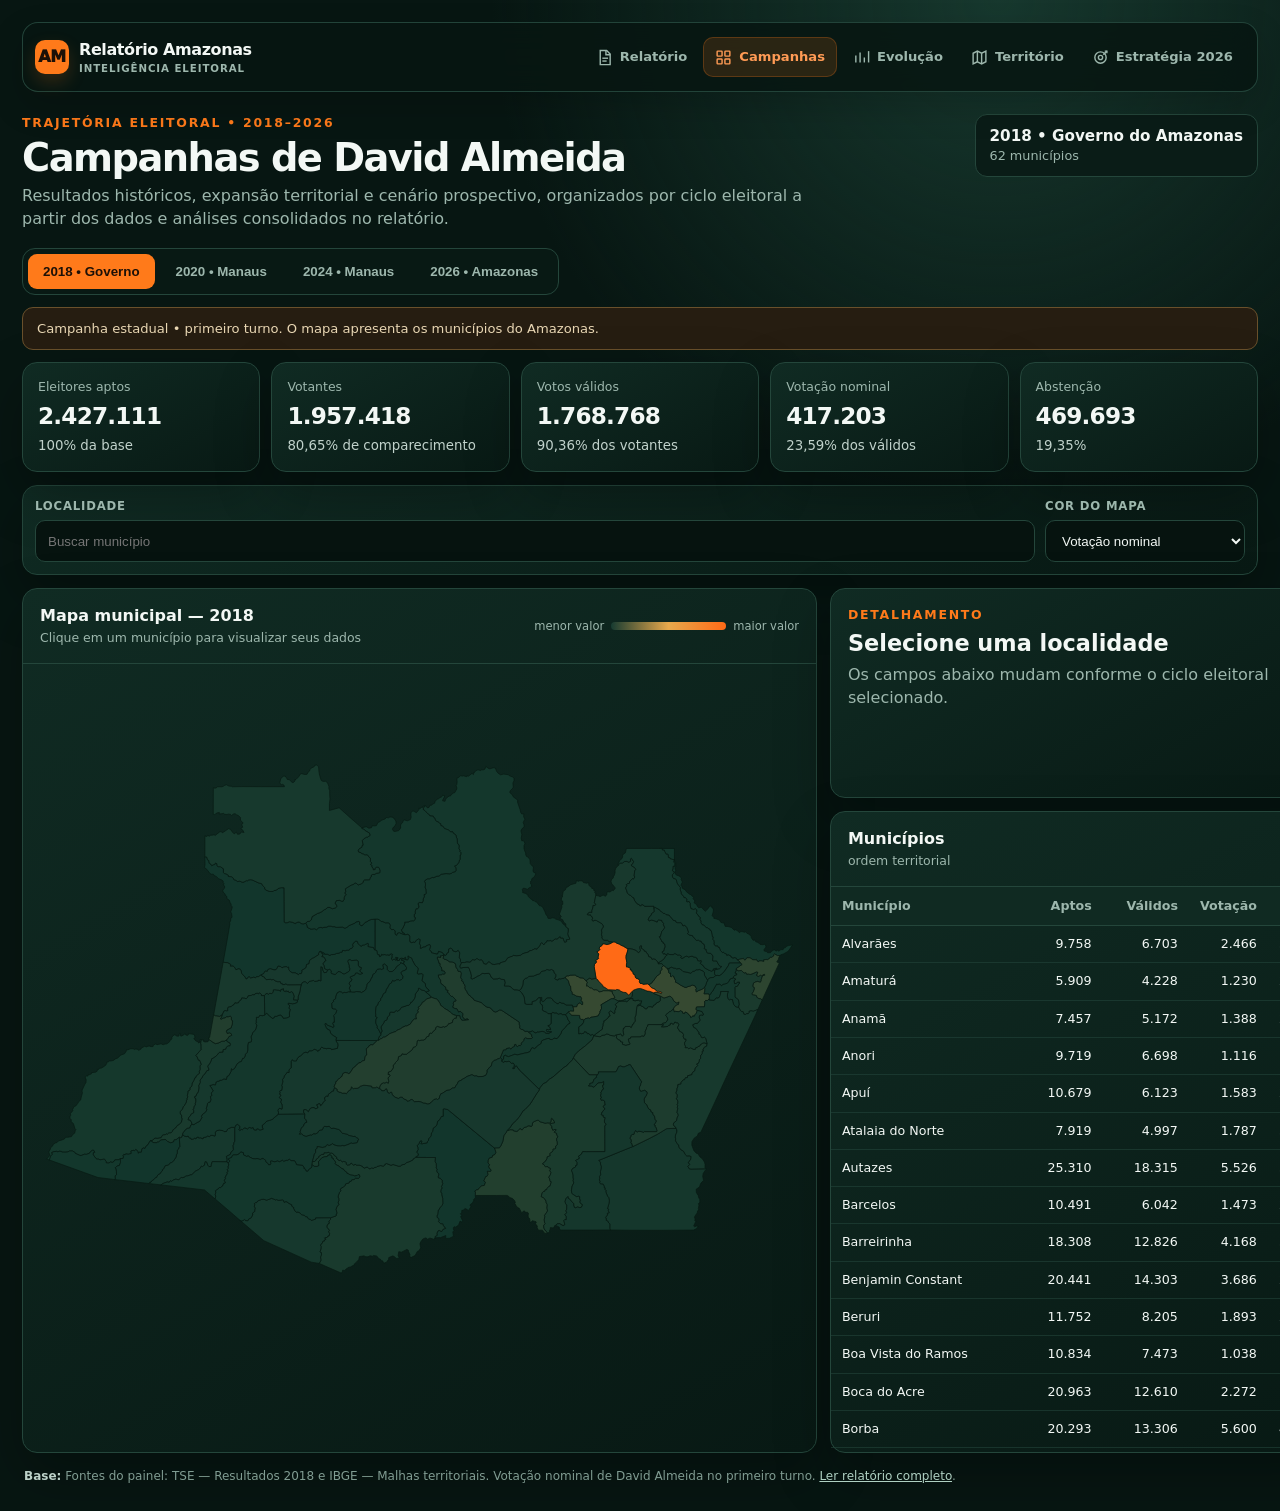
<file: index.html>
<!doctype html><html lang="pt-BR"><head><meta charset="utf-8"><meta name="viewport" content="width=device-width,initial-scale=1,viewport-fit=cover"><meta name="theme-color" content="#071612"><link rel="icon" type="image/png" href="assets/icone-site.png"><link rel="shortcut icon" href="assets/icone-site.png"><link rel="apple-touch-icon" href="assets/icone-site.png"><title>Campanhas de David Almeida — 2018 a 2026</title><meta name="description" content="Trajetória eleitoral de David Almeida: campanhas de 2018, 2020 e 2024, além do eleitorado oficial e cenário estratégico de 2026."><style>
:root{--bg:#071612;--panel:#0d211b;--line:#24463b;--text:#f3f8f5;--muted:#9db7ad;--orange:#ff7a1a;--gold:#ffc857;--shadow:0 22px 55px rgba(0,0,0,.28)}*{box-sizing:border-box}body{margin:0;background:radial-gradient(circle at 78% 0,#17382e 0,transparent 28%),var(--bg);color:var(--text);font:16px/1.45 Inter,system-ui,-apple-system,"Segoe UI",sans-serif}.shell{max-width:1500px;margin:auto;padding:22px}.top{display:flex;justify-content:space-between;gap:24px;align-items:flex-start}.eyebrow{color:var(--orange);font-size:.78rem;font-weight:800;letter-spacing:.14em;text-transform:uppercase}h1{font-size:clamp(1.6rem,3vw,2.5rem);line-height:1.06;letter-spacing:-.04em;margin:.35rem 0}.sub{color:var(--muted);margin:0;max-width:800px}.scope{border:1px solid var(--line);background:#0a1c17;padding:10px 14px;border-radius:12px;color:var(--muted);font-size:.8rem}.scope strong{display:block;color:var(--text);font-size:.95rem}.tabs{display:flex;gap:6px;margin:18px 0 12px;padding:5px;border:1px solid var(--line);border-radius:13px;background:#081914;width:max-content}.tab{border:0;background:transparent;color:var(--muted);padding:10px 15px;border-radius:9px;font-weight:800;cursor:pointer}.tab.active{background:var(--orange);color:#1c1007}.notice{margin-bottom:12px;padding:11px 14px;border:1px solid #69502b;border-radius:11px;background:#261d11;color:#e9d7b4;font-size:.82rem}.cards{display:grid;grid-template-columns:repeat(5,minmax(145px,1fr));gap:11px;margin-bottom:13px}.card,.panel{border:1px solid var(--line);background:linear-gradient(150deg,#102b23,#081914);border-radius:15px;box-shadow:var(--shadow)}.card{padding:15px}.card span{display:block;color:var(--muted);font-size:.78rem}.card strong{display:block;font-size:1.45rem;letter-spacing:-.035em;margin-top:3px}.card small{color:#c1d2cb}.toolbar{display:flex;flex-wrap:wrap;gap:10px;padding:12px;margin-bottom:13px}.field{display:grid;gap:5px;min-width:200px}.field.grow{flex:1}.field label{font-size:.73rem;color:var(--muted);font-weight:800;text-transform:uppercase;letter-spacing:.07em}.field input,.field select{height:42px;border:1px solid var(--line);background:#06130f;color:var(--text);border-radius:10px;padding:0 12px}.layout{display:grid;grid-template-columns:minmax(0,1.3fr) minmax(370px,.7fr);gap:13px}.panel-head{display:flex;justify-content:space-between;gap:14px;align-items:center;padding:15px 17px;border-bottom:1px solid var(--line)}.panel-head h2{font-size:1rem;margin:0}.panel-head p{font-size:.78rem;color:var(--muted);margin:2px 0 0}.legend{display:flex;align-items:center;gap:7px;font-size:.72rem;color:var(--muted)}.gradient{width:115px;height:8px;border-radius:10px;background:linear-gradient(90deg,#173b31,#e8a94c,#ff6a16)}.map{height:630px;position:relative;overflow:hidden}.map svg{width:100%;height:100%}.municipality{stroke:#081a14;stroke-width:.7;vector-effect:non-scaling-stroke;cursor:pointer;transition:.14s}.municipality:hover,.municipality.active{stroke:#fff;stroke-width:2;filter:brightness(1.18)}.municipality.dim{opacity:.2}.tooltip{position:absolute;display:none;min-width:225px;padding:11px;border:1px solid #49685e;border-radius:11px;background:rgba(4,17,13,.97);box-shadow:var(--shadow);font-size:.8rem;pointer-events:none}.tipgrid{display:grid;grid-template-columns:1fr auto;gap:3px 12px;margin-top:7px;color:var(--muted)}.tipgrid strong{color:var(--text)}.side{display:grid;grid-template-rows:auto 1fr;gap:13px}.detail{padding:17px;min-height:210px}.detail h3{margin:3px 0;font-size:1.4rem}.metrics{display:grid;grid-template-columns:1fr 1fr;gap:8px;margin-top:13px}.metric{padding:10px;background:#071813;border:1px solid #1d3a31;border-radius:9px}.metric span{display:block;color:var(--muted);font-size:.72rem}.metric strong{font-size:.98rem}.tablewrap{max-height:565px;overflow:auto}table{border-collapse:collapse;width:100%;font-size:.79rem}th{position:sticky;top:0;background:#102a22;color:var(--muted);text-align:left;padding:10px 11px;border-bottom:1px solid var(--line)}td{padding:9px 11px;border-bottom:1px solid rgba(36,70,59,.58);white-space:nowrap}td.num,th.num{text-align:right;font-variant-numeric:tabular-nums}tr[data-id]{cursor:pointer}tr[data-id]:hover{background:rgba(255,122,26,.08)}.zonegrid{display:none;grid-template-columns:repeat(3,1fr);gap:10px;padding:15px}.zone{padding:14px;border:1px solid var(--line);border-radius:11px;background:#071813;color:var(--text);cursor:pointer;text-align:left}.zone:hover{border-color:var(--orange)}.zone b{display:block;font-size:1.05rem}.zone span{font-size:.76rem;color:var(--muted)}.zone strong{display:block;margin-top:6px;color:var(--gold)}.source{margin:15px 2px 4px;color:#809c92;font-size:.75rem}.source a{color:#afd0c2}.hidden{display:none!important}@media(max-width:1000px){.cards{grid-template-columns:repeat(3,1fr)}.layout{grid-template-columns:1fr}.map{height:560px}.side{grid-template-columns:1fr 1fr}.tablewrap{max-height:440px}.zonegrid{grid-template-columns:repeat(2,1fr)}}@media(max-width:650px){.shell{padding:14px}.top{display:block}.scope{margin-top:12px;width:max-content}.cards{display:flex;overflow:auto}.card{min-width:155px}.toolbar{align-items:stretch}.field{width:100%}.layout,.side{display:grid;grid-template-columns:1fr}.map{height:455px}.zonegrid{grid-template-columns:1fr}.panel-head{align-items:flex-start;flex-direction:column}.legend{width:100%}.gradient{flex:1}}

/* Navegação principal — desktop + barra inferior mobile */
.site-nav{position:sticky;top:0;z-index:1000;margin:0 0 22px;padding:10px 12px;border:1px solid rgba(36,70,59,.95);border-radius:16px;background:rgba(7,22,18,.88);backdrop-filter:blur(18px);-webkit-backdrop-filter:blur(18px);box-shadow:0 14px 34px rgba(0,0,0,.18)}
.site-nav-inner{display:flex;align-items:center;gap:16px;min-height:48px}.brand{display:flex;align-items:center;gap:10px;color:var(--text);text-decoration:none;font-weight:900;letter-spacing:-.025em;white-space:nowrap}.brand-mark{display:grid;place-items:center;width:34px;height:34px;border-radius:10px;background:var(--orange);color:#1c1007;font-weight:950;box-shadow:0 8px 18px rgba(255,122,26,.18)}.brand small{display:block;color:var(--muted);font-size:.64rem;font-weight:750;letter-spacing:.09em;text-transform:uppercase}.desktop-links{display:flex;align-items:center;gap:4px;margin-left:auto}.desktop-links a{display:flex;align-items:center;gap:7px;padding:10px 12px;border-radius:10px;color:var(--muted);text-decoration:none;font-size:.82rem;font-weight:800;transition:.18s ease}.desktop-links a:hover{color:var(--text);background:#102a22}.desktop-links a.active{background:rgba(255,122,26,.14);color:#ff9b55;box-shadow:inset 0 0 0 1px rgba(255,122,26,.24)}.nav-icon{width:17px;height:17px;display:block;flex:0 0 auto}.nav-badge{margin-left:4px;padding:2px 6px;border-radius:999px;background:#1a382f;color:#a9c8bd;font-size:.58rem;letter-spacing:.05em;text-transform:uppercase}.mobile-bottom-nav{display:none}
.page-placeholder{min-height:62vh;display:grid;place-items:center}.placeholder-card{max-width:720px;text-align:center;padding:36px}.placeholder-card .placeholder-icon{width:54px;height:54px;display:grid;place-items:center;margin:0 auto 16px;border-radius:16px;background:rgba(255,122,26,.12);color:var(--orange);border:1px solid rgba(255,122,26,.22)}.placeholder-card h1{font-size:clamp(1.8rem,5vw,3rem)}.placeholder-card p{max-width:580px;margin:0 auto 18px;color:var(--muted)}.placeholder-card a.action{display:inline-flex;align-items:center;gap:8px;color:#1c1007;background:var(--orange);text-decoration:none;font-weight:900;padding:11px 16px;border-radius:10px}
@media(max-width:760px){body{padding-bottom:calc(82px + env(safe-area-inset-bottom))}.site-nav{display:none}.mobile-bottom-nav{position:fixed;left:10px;right:10px;bottom:calc(10px + env(safe-area-inset-bottom));z-index:1200;display:grid;grid-template-columns:repeat(5,1fr);gap:3px;padding:7px;border:1px solid rgba(73,104,94,.72);border-radius:18px;background:rgba(6,19,15,.94);backdrop-filter:blur(20px);-webkit-backdrop-filter:blur(20px);box-shadow:0 18px 45px rgba(0,0,0,.42)}.mobile-bottom-nav a{min-width:0;display:flex;flex-direction:column;align-items:center;justify-content:center;gap:4px;height:56px;border-radius:12px;color:#89a49a;text-decoration:none;font-size:.62rem;font-weight:800;line-height:1;white-space:nowrap}.mobile-bottom-nav a.active{color:#ff9b55;background:rgba(255,122,26,.12)}.mobile-bottom-nav .nav-icon{width:20px;height:20px}.shell{padding-bottom:14px}.top{padding-top:3px}}
@media(max-width:380px){.mobile-bottom-nav{left:6px;right:6px;bottom:calc(6px + env(safe-area-inset-bottom));padding:5px}.mobile-bottom-nav a{font-size:.56rem;height:54px}.mobile-bottom-nav .nav-icon{width:19px;height:19px}}


/* FIX 1.3.2 — navegação mobile em camada de aplicativo */
.mobile-nav-viewport{display:none}
@media(max-width:760px){
  html,body{min-height:100%;overflow-x:hidden}
  body{padding-bottom:calc(92px + env(safe-area-inset-bottom))!important}
  .mobile-nav-viewport{
    display:block!important;
    position:fixed!important;
    left:0!important;
    top:0!important;
    width:100%!important;
    height:100svh;
    z-index:2147483000!important;
    pointer-events:none!important;
    visibility:visible!important;
    opacity:1!important;
  }
  .mobile-nav-viewport .mobile-bottom-nav{
    position:absolute!important;
    left:10px!important;
    right:10px!important;
    top:auto!important;
    bottom:calc(10px + env(safe-area-inset-bottom))!important;
    width:auto!important;
    margin:0!important;
    display:grid!important;
    visibility:visible!important;
    opacity:1!important;
    transform:none!important;
    -webkit-transform:none!important;
    pointer-events:auto!important;
    z-index:1!important;
  }
}
@media(max-width:380px){
  .mobile-nav-viewport .mobile-bottom-nav{
    left:6px!important;
    right:6px!important;
    bottom:calc(6px + env(safe-area-inset-bottom))!important;
  }
}


/* CAMPANHAS 1.6.2 — 2024 atualizado integralmente para o 2º turno */
.tabs{max-width:100%;overflow-x:auto;scrollbar-width:none;-webkit-overflow-scrolling:touch}.tabs::-webkit-scrollbar{display:none}.tab{white-space:nowrap;flex:0 0 auto}
.campaign-story{display:grid;gap:13px}.story-grid{display:grid;grid-template-columns:repeat(2,minmax(0,1fr));gap:13px}.story-card{padding:18px}.story-card.wide{grid-column:1/-1}.story-card h2{font-size:1.08rem;margin:3px 0 6px}.story-card h3{font-size:.94rem;margin:16px 0 7px}.story-card p{color:var(--muted);margin:0}.story-kicker{color:var(--orange);font-size:.7rem;font-weight:900;letter-spacing:.12em;text-transform:uppercase}.result-list{display:grid;gap:8px;margin-top:14px}.result-row{display:grid;grid-template-columns:minmax(120px,1fr) auto auto;align-items:center;gap:12px;padding:10px 11px;border:1px solid #1d3a31;border-radius:10px;background:#071813}.result-row span{color:#d9e5e0;font-weight:800}.result-row b{font-variant-numeric:tabular-nums}.result-row em{font-style:normal;color:var(--gold);font-weight:900;font-size:.8rem}.result-row.primary{border-color:rgba(255,122,26,.45);background:rgba(255,122,26,.08)}.result-row.primary em{color:#ff9b55}.story-metrics{display:grid;grid-template-columns:repeat(3,1fr);gap:8px;margin-top:14px}.story-metric{padding:11px;border-radius:10px;border:1px solid #1d3a31;background:#071813}.story-metric span{display:block;color:var(--muted);font-size:.69rem}.story-metric strong{display:block;margin-top:2px;font-size:1.05rem}.meter-wrap{margin-top:15px}.meter-label{display:flex;justify-content:space-between;gap:12px;font-size:.78rem;color:var(--muted);margin-bottom:6px}.meter-label strong{color:var(--text)}.meter{height:10px;border-radius:999px;overflow:hidden;background:#06130f;border:1px solid #1d3a31}.meter>i{display:block;height:100%;border-radius:inherit;background:linear-gradient(90deg,var(--orange),var(--gold))}.meter.teal>i{background:linear-gradient(90deg,#4e9c82,#82c6ad)}.chips{display:flex;flex-wrap:wrap;gap:8px;margin-top:13px}.chip{padding:8px 10px;border-radius:999px;background:#071813;border:1px solid #24463b;color:#d7e6df;font-size:.78rem;font-weight:800}.strategy-list{display:grid;gap:9px;margin:13px 0 0;padding:0;list-style:none}.strategy-list li{position:relative;padding:11px 12px 11px 35px;border:1px solid #1d3a31;border-radius:10px;background:#071813;color:#c8d8d1}.strategy-list li:before{content:'→';position:absolute;left:13px;top:10px;color:var(--orange);font-weight:950}.story-note{margin-top:13px;padding:11px 12px;border-left:3px solid var(--orange);background:rgba(255,122,26,.07);color:#d7c6ae!important;border-radius:0 9px 9px 0}.story-table{width:100%;margin-top:13px;border-collapse:collapse;font-size:.8rem}.story-table th{position:static}.story-table td{white-space:normal}.campaign-bridge{display:grid;grid-template-columns:1fr auto 1fr;gap:14px;align-items:center;margin-top:14px}.bridge-box{padding:15px;border:1px solid #1d3a31;border-radius:11px;background:#071813}.bridge-box span{display:block;color:var(--muted);font-size:.72rem}.bridge-box strong{display:block;font-size:1.35rem;margin-top:2px}.bridge-arrow{font-size:1.6rem;color:var(--orange);font-weight:950}.source strong{color:#bcd1c8}
@media(max-width:760px){.story-grid{grid-template-columns:1fr}.story-card.wide{grid-column:auto}.story-metrics{grid-template-columns:1fr 1fr}.result-row{grid-template-columns:1fr auto}.result-row em{grid-column:1/-1}.campaign-bridge{grid-template-columns:1fr}.bridge-arrow{transform:rotate(90deg);justify-self:center}.tabs{width:100%;margin-right:0}}
@media(max-width:420px){.story-metrics{grid-template-columns:1fr}.tab{padding:9px 12px;font-size:.77rem}}

</style></head><body><div class="mobile-nav-viewport" aria-hidden="false"><nav class="mobile-bottom-nav" aria-label="Navegação móvel"><a href="relatorio.html"><svg class="nav-icon" viewBox="0 0 24 24" fill="none" stroke="currentColor" stroke-width="2"><path d="M6 2h9l5 5v15H6z"/><path d="M14 2v6h6"/><path d="M9 13h8"/><path d="M9 17h6"/></svg><span>Relatório</span></a><a class="active" href="index.html"><svg class="nav-icon" viewBox="0 0 24 24" fill="none" stroke="currentColor" stroke-width="2"><rect x="3" y="3" width="7" height="7" rx="1"/><rect x="14" y="3" width="7" height="7" rx="1"/><rect x="3" y="14" width="7" height="7" rx="1"/><rect x="14" y="14" width="7" height="7" rx="1"/></svg><span>Campanhas</span></a><a href="evolucao.html"><svg class="nav-icon" viewBox="0 0 24 24" fill="none" stroke="currentColor" stroke-width="2"><path d="M4 19V9"/><path d="M10 19V5"/><path d="M16 19v-7"/><path d="M22 19V3"/></svg><span>Evolução</span></a><a href="territorio.html"><svg class="nav-icon" viewBox="0 0 24 24" fill="none" stroke="currentColor" stroke-width="2"><path d="m9 18-6 3V6l6-3 6 3 6-3v15l-6 3-6-3Z"/><path d="M9 3v15"/><path d="M15 6v15"/></svg><span>Território</span></a><a href="estrategia-2026.html"><svg class="nav-icon" viewBox="0 0 24 24" fill="none" stroke="currentColor" stroke-width="2"><circle cx="12" cy="12" r="8"/><circle cx="12" cy="12" r="3"/><path d="m16 8 5-5"/><path d="M18 3h3v3"/></svg><span>2026</span></a></nav></div><script id="mobile-nav-app-viewport-fix">
(function(){
  const layer=document.querySelector('.mobile-nav-viewport');
  if(!layer) return;
  const mq=window.matchMedia('(max-width: 760px)');

  function syncMobileViewport(){
    if(!mq.matches){
      layer.style.removeProperty('height');
      layer.style.removeProperty('top');
      return;
    }
    const vv=window.visualViewport;
    const h=vv && vv.height ? vv.height : window.innerHeight;
    const top=vv && Number.isFinite(vv.offsetTop) ? vv.offsetTop : 0;
    /* A camada acompanha somente a área realmente visível do navegador. */
    layer.style.height=Math.max(1,h)+'px';
    layer.style.top=Math.max(0,top)+'px';
  }

  syncMobileViewport();
  requestAnimationFrame(syncMobileViewport);
  setTimeout(syncMobileViewport,60);
  setTimeout(syncMobileViewport,250);
  setTimeout(syncMobileViewport,700);
  window.addEventListener('pageshow',syncMobileViewport,{passive:true});
  window.addEventListener('resize',syncMobileViewport,{passive:true});
  window.addEventListener('orientationchange',syncMobileViewport,{passive:true});
  if(window.visualViewport){
    window.visualViewport.addEventListener('resize',syncMobileViewport,{passive:true});
    window.visualViewport.addEventListener('scroll',syncMobileViewport,{passive:true});
  }
})();
</script><main class="shell"><nav class="site-nav" aria-label="Navegação principal"><div class="site-nav-inner"><a class="brand" href="index.html" aria-label="Relatório Amazonas — Página inicial"><span class="brand-mark">AM</span><span>Relatório Amazonas<small>Inteligência eleitoral</small></span></a><div class="desktop-links"><a href="relatorio.html"><svg class="nav-icon" viewBox="0 0 24 24" fill="none" stroke="currentColor" stroke-width="2"><path d="M6 2h9l5 5v15H6z"/><path d="M14 2v6h6"/><path d="M9 13h8"/><path d="M9 17h6"/></svg>Relatório</a><a class="active" href="index.html"><svg class="nav-icon" viewBox="0 0 24 24" fill="none" stroke="currentColor" stroke-width="2"><rect x="3" y="3" width="7" height="7" rx="1"/><rect x="14" y="3" width="7" height="7" rx="1"/><rect x="3" y="14" width="7" height="7" rx="1"/><rect x="14" y="14" width="7" height="7" rx="1"/></svg>Campanhas</a><a href="evolucao.html"><svg class="nav-icon" viewBox="0 0 24 24" fill="none" stroke="currentColor" stroke-width="2"><path d="M4 19V9"/><path d="M10 19V5"/><path d="M16 19v-7"/><path d="M22 19V3"/></svg>Evolução</a><a href="territorio.html"><svg class="nav-icon" viewBox="0 0 24 24" fill="none" stroke="currentColor" stroke-width="2"><path d="m9 18-6 3V6l6-3 6 3 6-3v15l-6 3-6-3Z"/><path d="M9 3v15"/><path d="M15 6v15"/></svg>Território</a><a href="estrategia-2026.html"><svg class="nav-icon" viewBox="0 0 24 24" fill="none" stroke="currentColor" stroke-width="2"><circle cx="12" cy="12" r="8"/><circle cx="12" cy="12" r="3"/><path d="m16 8 5-5"/><path d="M18 3h3v3"/></svg>Estratégia 2026</a></div></div></nav><header class="top"><div><div class="eyebrow">Trajetória eleitoral • 2018–2026</div><h1>Campanhas de David Almeida</h1><p class="sub">Resultados históricos, expansão territorial e cenário prospectivo, organizados por ciclo eleitoral a partir dos dados e análises consolidados no relatório.</p></div><div class="scope" id="scope"><strong>2018 • Governo do Amazonas</strong>62 municípios</div></header><nav class="tabs" aria-label="Ciclo eleitoral"><button class="tab active" data-year="2018">2018 • Governo</button><button class="tab" data-year="2020">2020 • Manaus</button><button class="tab" data-year="2024">2024 • Manaus</button><button class="tab" data-year="2026">2026 • Amazonas</button></nav><div class="notice" id="notice"></div><section class="cards" id="cards"></section><div id="territorialExplorer"><section class="panel toolbar"><div class="field grow"><label for="search">Localidade</label><input id="search" type="search" placeholder="Buscar município"></div><div class="field" id="metricField"><label for="metric">Cor do mapa</label><select id="metric"><option value="david">Votação nominal</option><option value="share">Percentual dos válidos</option><option value="aptos">Eleitores aptos</option><option value="validos">Votos válidos</option><option value="abstencao">Abstenção</option></select></div></section><section class="layout"><article class="panel"><div class="panel-head"><div><h2 id="visualTitle">Mapa municipal — 2018</h2><p id="visualSub">Clique em um município para visualizar seus dados</p></div><div class="legend" id="legend"><span>menor valor</span><i class="gradient"></i><span>maior valor</span></div></div><div class="map" id="map"><svg role="img" aria-label="Mapa dos municípios do Amazonas"></svg><div class="tooltip" id="tooltip"></div></div><div class="zonegrid" id="zonegrid"></div></article><aside class="side"><article class="panel detail" id="detail"></article><article class="panel"><div class="panel-head"><div><h2 id="tableTitle">Municípios</h2><p>ordem territorial</p></div></div><div class="tablewrap"><table><thead><tr><th>Localidade</th><th class="num">Aptos</th><th class="num">Válidos</th><th class="num">Votação</th><th class="num">%</th></tr></thead><tbody id="tbody"></tbody></table></div></article></aside></section></div><section class="campaign-story hidden" id="campaignStory"></section><p class="source" id="source"></p></main><script src="data.js"></script><script src="eleitorado-2026.js"></script><script src="assets/js/campanhas-app.js?v=1.6.6"></script></body></html>
</file>
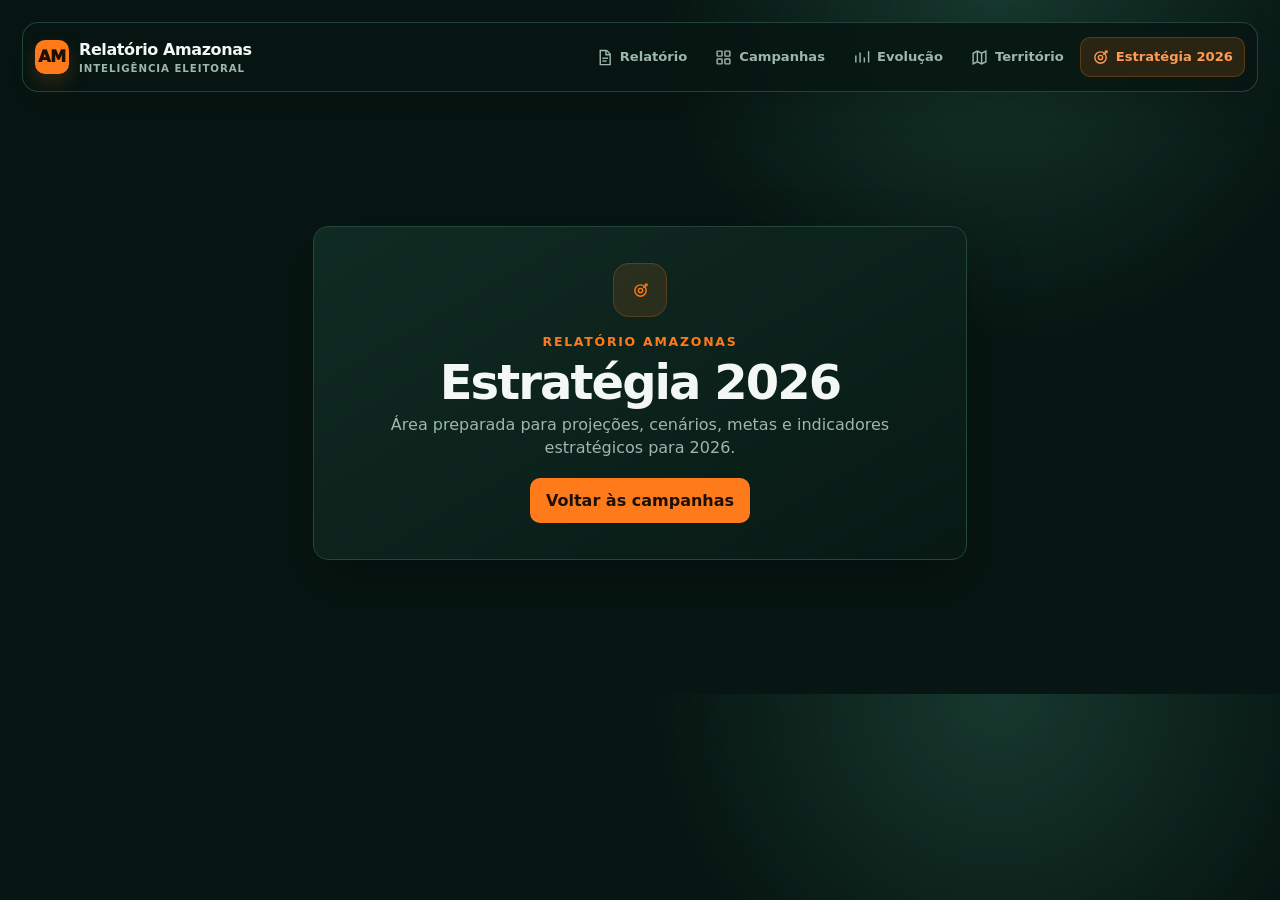
<file: estrategia-2026.html>
<!doctype html><html lang="pt-BR"><head><meta charset="utf-8"><meta name="viewport" content="width=device-width,initial-scale=1,viewport-fit=cover"><meta name="theme-color" content="#071612"><link rel="icon" type="image/png" href="assets/icone-site.png"><link rel="shortcut icon" href="assets/icone-site.png"><link rel="apple-touch-icon" href="assets/icone-site.png"><title>Estratégia 2026 — Relatório Amazonas</title><style>
:root{--bg:#071612;--panel:#0d211b;--line:#24463b;--text:#f3f8f5;--muted:#9db7ad;--orange:#ff7a1a;--gold:#ffc857;--shadow:0 22px 55px rgba(0,0,0,.28)}*{box-sizing:border-box}body{margin:0;background:radial-gradient(circle at 78% 0,#17382e 0,transparent 28%),var(--bg);color:var(--text);font:16px/1.45 Inter,system-ui,-apple-system,"Segoe UI",sans-serif}.shell{max-width:1500px;margin:auto;padding:22px}.top{display:flex;justify-content:space-between;gap:24px;align-items:flex-start}.eyebrow{color:var(--orange);font-size:.78rem;font-weight:800;letter-spacing:.14em;text-transform:uppercase}h1{font-size:clamp(1.6rem,3vw,2.5rem);line-height:1.06;letter-spacing:-.04em;margin:.35rem 0}.sub{color:var(--muted);margin:0;max-width:800px}.scope{border:1px solid var(--line);background:#0a1c17;padding:10px 14px;border-radius:12px;color:var(--muted);font-size:.8rem}.scope strong{display:block;color:var(--text);font-size:.95rem}.tabs{display:flex;gap:6px;margin:18px 0 12px;padding:5px;border:1px solid var(--line);border-radius:13px;background:#081914;width:max-content}.tab{border:0;background:transparent;color:var(--muted);padding:10px 15px;border-radius:9px;font-weight:800;cursor:pointer}.tab.active{background:var(--orange);color:#1c1007}.notice{margin-bottom:12px;padding:11px 14px;border:1px solid #69502b;border-radius:11px;background:#261d11;color:#e9d7b4;font-size:.82rem}.cards{display:grid;grid-template-columns:repeat(5,minmax(145px,1fr));gap:11px;margin-bottom:13px}.card,.panel{border:1px solid var(--line);background:linear-gradient(150deg,#102b23,#081914);border-radius:15px;box-shadow:var(--shadow)}.card{padding:15px}.card span{display:block;color:var(--muted);font-size:.78rem}.card strong{display:block;font-size:1.45rem;letter-spacing:-.035em;margin-top:3px}.card small{color:#c1d2cb}.toolbar{display:flex;flex-wrap:wrap;gap:10px;padding:12px;margin-bottom:13px}.field{display:grid;gap:5px;min-width:200px}.field.grow{flex:1}.field label{font-size:.73rem;color:var(--muted);font-weight:800;text-transform:uppercase;letter-spacing:.07em}.field input,.field select{height:42px;border:1px solid var(--line);background:#06130f;color:var(--text);border-radius:10px;padding:0 12px}.layout{display:grid;grid-template-columns:minmax(0,1.3fr) minmax(370px,.7fr);gap:13px}.panel-head{display:flex;justify-content:space-between;gap:14px;align-items:center;padding:15px 17px;border-bottom:1px solid var(--line)}.panel-head h2{font-size:1rem;margin:0}.panel-head p{font-size:.78rem;color:var(--muted);margin:2px 0 0}.legend{display:flex;align-items:center;gap:7px;font-size:.72rem;color:var(--muted)}.gradient{width:115px;height:8px;border-radius:10px;background:linear-gradient(90deg,#173b31,#e8a94c,#ff6a16)}.map{height:630px;position:relative;overflow:hidden}.map svg{width:100%;height:100%}.municipality{stroke:#081a14;stroke-width:.7;vector-effect:non-scaling-stroke;cursor:pointer;transition:.14s}.municipality:hover,.municipality.active{stroke:#fff;stroke-width:2;filter:brightness(1.18)}.municipality.dim{opacity:.2}.tooltip{position:absolute;display:none;min-width:225px;padding:11px;border:1px solid #49685e;border-radius:11px;background:rgba(4,17,13,.97);box-shadow:var(--shadow);font-size:.8rem;pointer-events:none}.tipgrid{display:grid;grid-template-columns:1fr auto;gap:3px 12px;margin-top:7px;color:var(--muted)}.tipgrid strong{color:var(--text)}.side{display:grid;grid-template-rows:auto 1fr;gap:13px}.detail{padding:17px;min-height:210px}.detail h3{margin:3px 0;font-size:1.4rem}.metrics{display:grid;grid-template-columns:1fr 1fr;gap:8px;margin-top:13px}.metric{padding:10px;background:#071813;border:1px solid #1d3a31;border-radius:9px}.metric span{display:block;color:var(--muted);font-size:.72rem}.metric strong{font-size:.98rem}.tablewrap{max-height:565px;overflow:auto}table{border-collapse:collapse;width:100%;font-size:.79rem}th{position:sticky;top:0;background:#102a22;color:var(--muted);text-align:left;padding:10px 11px;border-bottom:1px solid var(--line)}td{padding:9px 11px;border-bottom:1px solid rgba(36,70,59,.58);white-space:nowrap}td.num,th.num{text-align:right;font-variant-numeric:tabular-nums}tr[data-id]{cursor:pointer}tr[data-id]:hover{background:rgba(255,122,26,.08)}.zonegrid{display:none;grid-template-columns:repeat(3,1fr);gap:10px;padding:15px}.zone{padding:14px;border:1px solid var(--line);border-radius:11px;background:#071813;color:var(--text);cursor:pointer;text-align:left}.zone:hover{border-color:var(--orange)}.zone b{display:block;font-size:1.05rem}.zone span{font-size:.76rem;color:var(--muted)}.zone strong{display:block;margin-top:6px;color:var(--gold)}.source{margin:15px 2px 4px;color:#809c92;font-size:.75rem}.source a{color:#afd0c2}.hidden{display:none!important}@media(max-width:1000px){.cards{grid-template-columns:repeat(3,1fr)}.layout{grid-template-columns:1fr}.map{height:560px}.side{grid-template-columns:1fr 1fr}.tablewrap{max-height:440px}.zonegrid{grid-template-columns:repeat(2,1fr)}}@media(max-width:650px){.shell{padding:14px}.top{display:block}.scope{margin-top:12px;width:max-content}.cards{display:flex;overflow:auto}.card{min-width:155px}.toolbar{align-items:stretch}.field{width:100%}.layout,.side{display:grid;grid-template-columns:1fr}.map{height:455px}.zonegrid{grid-template-columns:1fr}.panel-head{align-items:flex-start;flex-direction:column}.legend{width:100%}.gradient{flex:1}}

/* Navegação principal — desktop + barra inferior mobile */
.site-nav{position:sticky;top:0;z-index:1000;margin:0 0 22px;padding:10px 12px;border:1px solid rgba(36,70,59,.95);border-radius:16px;background:rgba(7,22,18,.88);backdrop-filter:blur(18px);-webkit-backdrop-filter:blur(18px);box-shadow:0 14px 34px rgba(0,0,0,.18)}
.site-nav-inner{display:flex;align-items:center;gap:16px;min-height:48px}.brand{display:flex;align-items:center;gap:10px;color:var(--text);text-decoration:none;font-weight:900;letter-spacing:-.025em;white-space:nowrap}.brand-mark{display:grid;place-items:center;width:34px;height:34px;border-radius:10px;background:var(--orange);color:#1c1007;font-weight:950;box-shadow:0 8px 18px rgba(255,122,26,.18)}.brand small{display:block;color:var(--muted);font-size:.64rem;font-weight:750;letter-spacing:.09em;text-transform:uppercase}.desktop-links{display:flex;align-items:center;gap:4px;margin-left:auto}.desktop-links a{display:flex;align-items:center;gap:7px;padding:10px 12px;border-radius:10px;color:var(--muted);text-decoration:none;font-size:.82rem;font-weight:800;transition:.18s ease}.desktop-links a:hover{color:var(--text);background:#102a22}.desktop-links a.active{background:rgba(255,122,26,.14);color:#ff9b55;box-shadow:inset 0 0 0 1px rgba(255,122,26,.24)}.nav-icon{width:17px;height:17px;display:block;flex:0 0 auto}.nav-badge{margin-left:4px;padding:2px 6px;border-radius:999px;background:#1a382f;color:#a9c8bd;font-size:.58rem;letter-spacing:.05em;text-transform:uppercase}.mobile-bottom-nav{display:none}
.page-placeholder{min-height:62vh;display:grid;place-items:center}.placeholder-card{max-width:720px;text-align:center;padding:36px}.placeholder-card .placeholder-icon{width:54px;height:54px;display:grid;place-items:center;margin:0 auto 16px;border-radius:16px;background:rgba(255,122,26,.12);color:var(--orange);border:1px solid rgba(255,122,26,.22)}.placeholder-card h1{font-size:clamp(1.8rem,5vw,3rem)}.placeholder-card p{max-width:580px;margin:0 auto 18px;color:var(--muted)}.placeholder-card a.action{display:inline-flex;align-items:center;gap:8px;color:#1c1007;background:var(--orange);text-decoration:none;font-weight:900;padding:11px 16px;border-radius:10px}
@media(max-width:760px){body{padding-bottom:calc(82px + env(safe-area-inset-bottom))}.site-nav{display:none}.mobile-bottom-nav{position:fixed;left:10px;right:10px;bottom:calc(10px + env(safe-area-inset-bottom));z-index:1200;display:grid;grid-template-columns:repeat(5,1fr);gap:3px;padding:7px;border:1px solid rgba(73,104,94,.72);border-radius:18px;background:rgba(6,19,15,.94);backdrop-filter:blur(20px);-webkit-backdrop-filter:blur(20px);box-shadow:0 18px 45px rgba(0,0,0,.42)}.mobile-bottom-nav a{min-width:0;display:flex;flex-direction:column;align-items:center;justify-content:center;gap:4px;height:56px;border-radius:12px;color:#89a49a;text-decoration:none;font-size:.62rem;font-weight:800;line-height:1;white-space:nowrap}.mobile-bottom-nav a.active{color:#ff9b55;background:rgba(255,122,26,.12)}.mobile-bottom-nav .nav-icon{width:20px;height:20px}.shell{padding-bottom:14px}.top{padding-top:3px}}
@media(max-width:380px){.mobile-bottom-nav{left:6px;right:6px;bottom:calc(6px + env(safe-area-inset-bottom));padding:5px}.mobile-bottom-nav a{font-size:.56rem;height:54px}.mobile-bottom-nav .nav-icon{width:19px;height:19px}}


/* FIX 1.3.2 — navegação mobile em camada de aplicativo */
.mobile-nav-viewport{display:none}
@media(max-width:760px){
  html,body{min-height:100%;overflow-x:hidden}
  body{padding-bottom:calc(92px + env(safe-area-inset-bottom))!important}
  .mobile-nav-viewport{
    display:block!important;
    position:fixed!important;
    left:0!important;
    top:0!important;
    width:100%!important;
    height:100svh;
    z-index:2147483000!important;
    pointer-events:none!important;
    visibility:visible!important;
    opacity:1!important;
  }
  .mobile-nav-viewport .mobile-bottom-nav{
    position:absolute!important;
    left:10px!important;
    right:10px!important;
    top:auto!important;
    bottom:calc(10px + env(safe-area-inset-bottom))!important;
    width:auto!important;
    margin:0!important;
    display:grid!important;
    visibility:visible!important;
    opacity:1!important;
    transform:none!important;
    -webkit-transform:none!important;
    pointer-events:auto!important;
    z-index:1!important;
  }
}
@media(max-width:380px){
  .mobile-nav-viewport .mobile-bottom-nav{
    left:6px!important;
    right:6px!important;
    bottom:calc(6px + env(safe-area-inset-bottom))!important;
  }
}

</style></head><body><div class="mobile-nav-viewport" aria-hidden="false"><nav class="mobile-bottom-nav" aria-label="Navegação móvel"><a href="relatorio.html"><svg class="nav-icon" viewBox="0 0 24 24" fill="none" stroke="currentColor" stroke-width="2"><path d="M6 2h9l5 5v15H6z"/><path d="M14 2v6h6"/><path d="M9 13h8"/><path d="M9 17h6"/></svg><span>Relatório</span></a><a href="index.html"><svg class="nav-icon" viewBox="0 0 24 24" fill="none" stroke="currentColor" stroke-width="2"><rect x="3" y="3" width="7" height="7" rx="1"/><rect x="14" y="3" width="7" height="7" rx="1"/><rect x="3" y="14" width="7" height="7" rx="1"/><rect x="14" y="14" width="7" height="7" rx="1"/></svg><span>Campanhas</span></a><a href="evolucao.html"><svg class="nav-icon" viewBox="0 0 24 24" fill="none" stroke="currentColor" stroke-width="2"><path d="M4 19V9"/><path d="M10 19V5"/><path d="M16 19v-7"/><path d="M22 19V3"/></svg><span>Evolução</span></a><a href="territorio.html"><svg class="nav-icon" viewBox="0 0 24 24" fill="none" stroke="currentColor" stroke-width="2"><path d="m9 18-6 3V6l6-3 6 3 6-3v15l-6 3-6-3Z"/><path d="M9 3v15"/><path d="M15 6v15"/></svg><span>Território</span></a><a class="active" href="estrategia-2026.html"><svg class="nav-icon" viewBox="0 0 24 24" fill="none" stroke="currentColor" stroke-width="2"><circle cx="12" cy="12" r="8"/><circle cx="12" cy="12" r="3"/><path d="m16 8 5-5"/><path d="M18 3h3v3"/></svg><span>2026</span></a></nav></div><script id="mobile-nav-app-viewport-fix">
(function(){
  const layer=document.querySelector('.mobile-nav-viewport');
  if(!layer) return;
  const mq=window.matchMedia('(max-width: 760px)');

  function syncMobileViewport(){
    if(!mq.matches){
      layer.style.removeProperty('height');
      layer.style.removeProperty('top');
      return;
    }
    const vv=window.visualViewport;
    const h=vv && vv.height ? vv.height : window.innerHeight;
    const top=vv && Number.isFinite(vv.offsetTop) ? vv.offsetTop : 0;
    /* A camada acompanha somente a área realmente visível do navegador. */
    layer.style.height=Math.max(1,h)+'px';
    layer.style.top=Math.max(0,top)+'px';
  }

  syncMobileViewport();
  requestAnimationFrame(syncMobileViewport);
  setTimeout(syncMobileViewport,60);
  setTimeout(syncMobileViewport,250);
  setTimeout(syncMobileViewport,700);
  window.addEventListener('pageshow',syncMobileViewport,{passive:true});
  window.addEventListener('resize',syncMobileViewport,{passive:true});
  window.addEventListener('orientationchange',syncMobileViewport,{passive:true});
  if(window.visualViewport){
    window.visualViewport.addEventListener('resize',syncMobileViewport,{passive:true});
    window.visualViewport.addEventListener('scroll',syncMobileViewport,{passive:true});
  }
})();
</script><main class="shell"><nav class="site-nav" aria-label="Navegação principal"><div class="site-nav-inner"><a class="brand" href="index.html"><span class="brand-mark">AM</span><span>Relatório Amazonas<small>Inteligência eleitoral</small></span></a><div class="desktop-links"><a href="relatorio.html"><svg class="nav-icon" viewBox="0 0 24 24" fill="none" stroke="currentColor" stroke-width="2"><path d="M6 2h9l5 5v15H6z"/><path d="M14 2v6h6"/><path d="M9 13h8"/><path d="M9 17h6"/></svg>Relatório</a><a href="index.html"><svg class="nav-icon" viewBox="0 0 24 24" fill="none" stroke="currentColor" stroke-width="2"><rect x="3" y="3" width="7" height="7" rx="1"/><rect x="14" y="3" width="7" height="7" rx="1"/><rect x="3" y="14" width="7" height="7" rx="1"/><rect x="14" y="14" width="7" height="7" rx="1"/></svg>Campanhas</a><a href="evolucao.html"><svg class="nav-icon" viewBox="0 0 24 24" fill="none" stroke="currentColor" stroke-width="2"><path d="M4 19V9"/><path d="M10 19V5"/><path d="M16 19v-7"/><path d="M22 19V3"/></svg>Evolução</a><a href="territorio.html"><svg class="nav-icon" viewBox="0 0 24 24" fill="none" stroke="currentColor" stroke-width="2"><path d="m9 18-6 3V6l6-3 6 3 6-3v15l-6 3-6-3Z"/><path d="M9 3v15"/><path d="M15 6v15"/></svg>Território</a><a class="active" href="estrategia-2026.html"><svg class="nav-icon" viewBox="0 0 24 24" fill="none" stroke="currentColor" stroke-width="2"><circle cx="12" cy="12" r="8"/><circle cx="12" cy="12" r="3"/><path d="m16 8 5-5"/><path d="M18 3h3v3"/></svg>Estratégia 2026</a></div></div></nav><section class="page-placeholder"><article class="panel placeholder-card"><div class="placeholder-icon"><svg class="nav-icon" viewBox="0 0 24 24" fill="none" stroke="currentColor" stroke-width="2"><circle cx="12" cy="12" r="8"/><circle cx="12" cy="12" r="3"/><path d="m16 8 5-5"/><path d="M18 3h3v3"/></svg></div><div class="eyebrow">Relatório Amazonas</div><h1>Estratégia 2026</h1><p>Área preparada para projeções, cenários, metas e indicadores estratégicos para 2026.</p><a class="action" href="index.html">Voltar às campanhas</a></article></section></main></body></html>
</file>
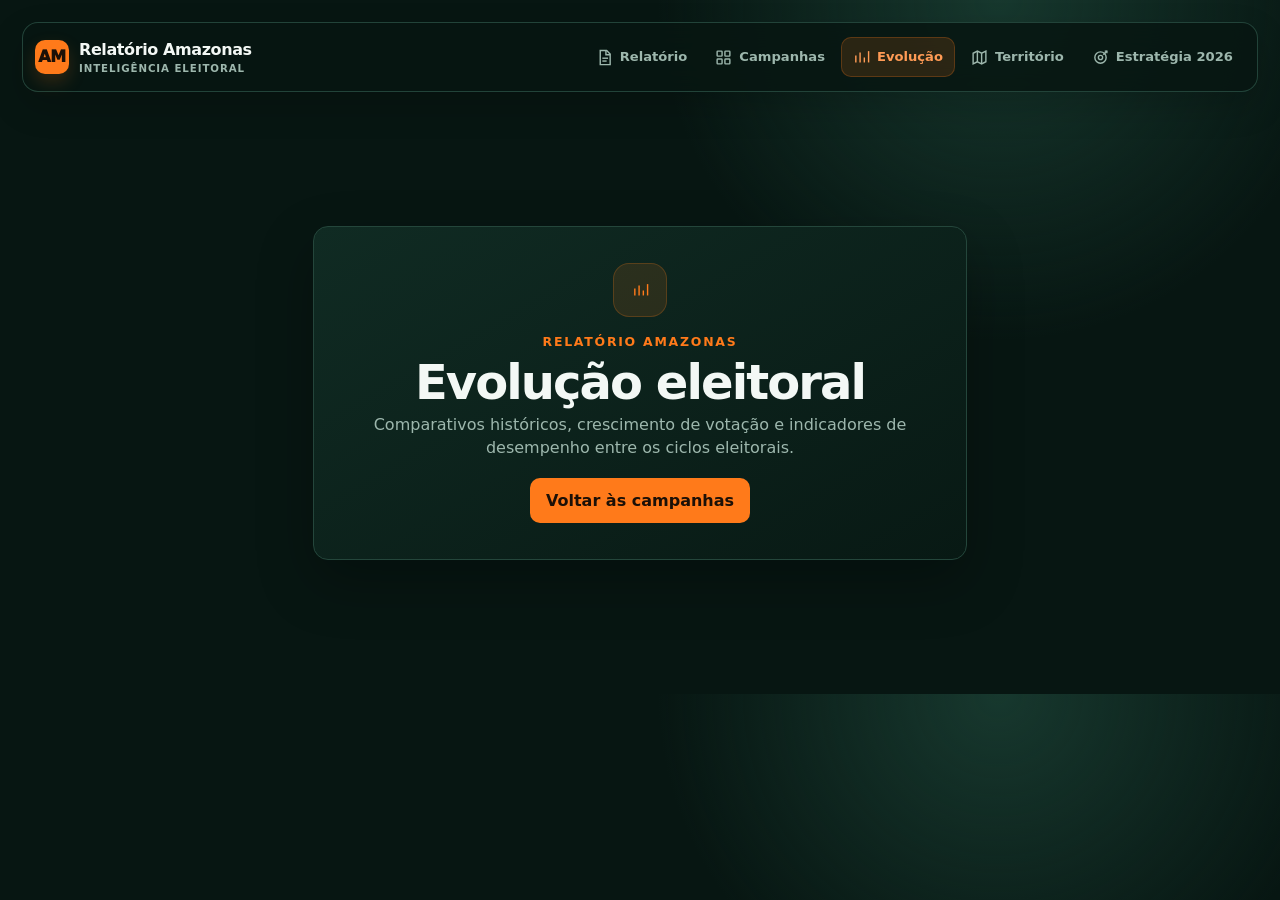
<file: evolucao.html>
<!doctype html><html lang="pt-BR"><head><meta charset="utf-8"><meta name="viewport" content="width=device-width,initial-scale=1,viewport-fit=cover"><meta name="theme-color" content="#071612"><link rel="icon" type="image/png" href="assets/icone-site.png"><link rel="shortcut icon" href="assets/icone-site.png"><link rel="apple-touch-icon" href="assets/icone-site.png"><title>Evolução eleitoral — Relatório Amazonas</title><style>
:root{--bg:#071612;--panel:#0d211b;--line:#24463b;--text:#f3f8f5;--muted:#9db7ad;--orange:#ff7a1a;--gold:#ffc857;--shadow:0 22px 55px rgba(0,0,0,.28)}*{box-sizing:border-box}body{margin:0;background:radial-gradient(circle at 78% 0,#17382e 0,transparent 28%),var(--bg);color:var(--text);font:16px/1.45 Inter,system-ui,-apple-system,"Segoe UI",sans-serif}.shell{max-width:1500px;margin:auto;padding:22px}.top{display:flex;justify-content:space-between;gap:24px;align-items:flex-start}.eyebrow{color:var(--orange);font-size:.78rem;font-weight:800;letter-spacing:.14em;text-transform:uppercase}h1{font-size:clamp(1.6rem,3vw,2.5rem);line-height:1.06;letter-spacing:-.04em;margin:.35rem 0}.sub{color:var(--muted);margin:0;max-width:800px}.scope{border:1px solid var(--line);background:#0a1c17;padding:10px 14px;border-radius:12px;color:var(--muted);font-size:.8rem}.scope strong{display:block;color:var(--text);font-size:.95rem}.tabs{display:flex;gap:6px;margin:18px 0 12px;padding:5px;border:1px solid var(--line);border-radius:13px;background:#081914;width:max-content}.tab{border:0;background:transparent;color:var(--muted);padding:10px 15px;border-radius:9px;font-weight:800;cursor:pointer}.tab.active{background:var(--orange);color:#1c1007}.notice{margin-bottom:12px;padding:11px 14px;border:1px solid #69502b;border-radius:11px;background:#261d11;color:#e9d7b4;font-size:.82rem}.cards{display:grid;grid-template-columns:repeat(5,minmax(145px,1fr));gap:11px;margin-bottom:13px}.card,.panel{border:1px solid var(--line);background:linear-gradient(150deg,#102b23,#081914);border-radius:15px;box-shadow:var(--shadow)}.card{padding:15px}.card span{display:block;color:var(--muted);font-size:.78rem}.card strong{display:block;font-size:1.45rem;letter-spacing:-.035em;margin-top:3px}.card small{color:#c1d2cb}.toolbar{display:flex;flex-wrap:wrap;gap:10px;padding:12px;margin-bottom:13px}.field{display:grid;gap:5px;min-width:200px}.field.grow{flex:1}.field label{font-size:.73rem;color:var(--muted);font-weight:800;text-transform:uppercase;letter-spacing:.07em}.field input,.field select{height:42px;border:1px solid var(--line);background:#06130f;color:var(--text);border-radius:10px;padding:0 12px}.layout{display:grid;grid-template-columns:minmax(0,1.3fr) minmax(370px,.7fr);gap:13px}.panel-head{display:flex;justify-content:space-between;gap:14px;align-items:center;padding:15px 17px;border-bottom:1px solid var(--line)}.panel-head h2{font-size:1rem;margin:0}.panel-head p{font-size:.78rem;color:var(--muted);margin:2px 0 0}.legend{display:flex;align-items:center;gap:7px;font-size:.72rem;color:var(--muted)}.gradient{width:115px;height:8px;border-radius:10px;background:linear-gradient(90deg,#173b31,#e8a94c,#ff6a16)}.map{height:630px;position:relative;overflow:hidden}.map svg{width:100%;height:100%}.municipality{stroke:#081a14;stroke-width:.7;vector-effect:non-scaling-stroke;cursor:pointer;transition:.14s}.municipality:hover,.municipality.active{stroke:#fff;stroke-width:2;filter:brightness(1.18)}.municipality.dim{opacity:.2}.tooltip{position:absolute;display:none;min-width:225px;padding:11px;border:1px solid #49685e;border-radius:11px;background:rgba(4,17,13,.97);box-shadow:var(--shadow);font-size:.8rem;pointer-events:none}.tipgrid{display:grid;grid-template-columns:1fr auto;gap:3px 12px;margin-top:7px;color:var(--muted)}.tipgrid strong{color:var(--text)}.side{display:grid;grid-template-rows:auto 1fr;gap:13px}.detail{padding:17px;min-height:210px}.detail h3{margin:3px 0;font-size:1.4rem}.metrics{display:grid;grid-template-columns:1fr 1fr;gap:8px;margin-top:13px}.metric{padding:10px;background:#071813;border:1px solid #1d3a31;border-radius:9px}.metric span{display:block;color:var(--muted);font-size:.72rem}.metric strong{font-size:.98rem}.tablewrap{max-height:565px;overflow:auto}table{border-collapse:collapse;width:100%;font-size:.79rem}th{position:sticky;top:0;background:#102a22;color:var(--muted);text-align:left;padding:10px 11px;border-bottom:1px solid var(--line)}td{padding:9px 11px;border-bottom:1px solid rgba(36,70,59,.58);white-space:nowrap}td.num,th.num{text-align:right;font-variant-numeric:tabular-nums}tr[data-id]{cursor:pointer}tr[data-id]:hover{background:rgba(255,122,26,.08)}.zonegrid{display:none;grid-template-columns:repeat(3,1fr);gap:10px;padding:15px}.zone{padding:14px;border:1px solid var(--line);border-radius:11px;background:#071813;color:var(--text);cursor:pointer;text-align:left}.zone:hover{border-color:var(--orange)}.zone b{display:block;font-size:1.05rem}.zone span{font-size:.76rem;color:var(--muted)}.zone strong{display:block;margin-top:6px;color:var(--gold)}.source{margin:15px 2px 4px;color:#809c92;font-size:.75rem}.source a{color:#afd0c2}.hidden{display:none!important}@media(max-width:1000px){.cards{grid-template-columns:repeat(3,1fr)}.layout{grid-template-columns:1fr}.map{height:560px}.side{grid-template-columns:1fr 1fr}.tablewrap{max-height:440px}.zonegrid{grid-template-columns:repeat(2,1fr)}}@media(max-width:650px){.shell{padding:14px}.top{display:block}.scope{margin-top:12px;width:max-content}.cards{display:flex;overflow:auto}.card{min-width:155px}.toolbar{align-items:stretch}.field{width:100%}.layout,.side{display:grid;grid-template-columns:1fr}.map{height:455px}.zonegrid{grid-template-columns:1fr}.panel-head{align-items:flex-start;flex-direction:column}.legend{width:100%}.gradient{flex:1}}

/* Navegação principal — desktop + barra inferior mobile */
.site-nav{position:sticky;top:0;z-index:1000;margin:0 0 22px;padding:10px 12px;border:1px solid rgba(36,70,59,.95);border-radius:16px;background:rgba(7,22,18,.88);backdrop-filter:blur(18px);-webkit-backdrop-filter:blur(18px);box-shadow:0 14px 34px rgba(0,0,0,.18)}
.site-nav-inner{display:flex;align-items:center;gap:16px;min-height:48px}.brand{display:flex;align-items:center;gap:10px;color:var(--text);text-decoration:none;font-weight:900;letter-spacing:-.025em;white-space:nowrap}.brand-mark{display:grid;place-items:center;width:34px;height:34px;border-radius:10px;background:var(--orange);color:#1c1007;font-weight:950;box-shadow:0 8px 18px rgba(255,122,26,.18)}.brand small{display:block;color:var(--muted);font-size:.64rem;font-weight:750;letter-spacing:.09em;text-transform:uppercase}.desktop-links{display:flex;align-items:center;gap:4px;margin-left:auto}.desktop-links a{display:flex;align-items:center;gap:7px;padding:10px 12px;border-radius:10px;color:var(--muted);text-decoration:none;font-size:.82rem;font-weight:800;transition:.18s ease}.desktop-links a:hover{color:var(--text);background:#102a22}.desktop-links a.active{background:rgba(255,122,26,.14);color:#ff9b55;box-shadow:inset 0 0 0 1px rgba(255,122,26,.24)}.nav-icon{width:17px;height:17px;display:block;flex:0 0 auto}.nav-badge{margin-left:4px;padding:2px 6px;border-radius:999px;background:#1a382f;color:#a9c8bd;font-size:.58rem;letter-spacing:.05em;text-transform:uppercase}.mobile-bottom-nav{display:none}
.page-placeholder{min-height:62vh;display:grid;place-items:center}.placeholder-card{max-width:720px;text-align:center;padding:36px}.placeholder-card .placeholder-icon{width:54px;height:54px;display:grid;place-items:center;margin:0 auto 16px;border-radius:16px;background:rgba(255,122,26,.12);color:var(--orange);border:1px solid rgba(255,122,26,.22)}.placeholder-card h1{font-size:clamp(1.8rem,5vw,3rem)}.placeholder-card p{max-width:580px;margin:0 auto 18px;color:var(--muted)}.placeholder-card a.action{display:inline-flex;align-items:center;gap:8px;color:#1c1007;background:var(--orange);text-decoration:none;font-weight:900;padding:11px 16px;border-radius:10px}
@media(max-width:760px){body{padding-bottom:calc(82px + env(safe-area-inset-bottom))}.site-nav{display:none}.mobile-bottom-nav{position:fixed;left:10px;right:10px;bottom:calc(10px + env(safe-area-inset-bottom));z-index:1200;display:grid;grid-template-columns:repeat(5,1fr);gap:3px;padding:7px;border:1px solid rgba(73,104,94,.72);border-radius:18px;background:rgba(6,19,15,.94);backdrop-filter:blur(20px);-webkit-backdrop-filter:blur(20px);box-shadow:0 18px 45px rgba(0,0,0,.42)}.mobile-bottom-nav a{min-width:0;display:flex;flex-direction:column;align-items:center;justify-content:center;gap:4px;height:56px;border-radius:12px;color:#89a49a;text-decoration:none;font-size:.62rem;font-weight:800;line-height:1;white-space:nowrap}.mobile-bottom-nav a.active{color:#ff9b55;background:rgba(255,122,26,.12)}.mobile-bottom-nav .nav-icon{width:20px;height:20px}.shell{padding-bottom:14px}.top{padding-top:3px}}
@media(max-width:380px){.mobile-bottom-nav{left:6px;right:6px;bottom:calc(6px + env(safe-area-inset-bottom));padding:5px}.mobile-bottom-nav a{font-size:.56rem;height:54px}.mobile-bottom-nav .nav-icon{width:19px;height:19px}}


/* FIX 1.3.2 — navegação mobile em camada de aplicativo */
.mobile-nav-viewport{display:none}
@media(max-width:760px){
  html,body{min-height:100%;overflow-x:hidden}
  body{padding-bottom:calc(92px + env(safe-area-inset-bottom))!important}
  .mobile-nav-viewport{
    display:block!important;
    position:fixed!important;
    left:0!important;
    top:0!important;
    width:100%!important;
    height:100svh;
    z-index:2147483000!important;
    pointer-events:none!important;
    visibility:visible!important;
    opacity:1!important;
  }
  .mobile-nav-viewport .mobile-bottom-nav{
    position:absolute!important;
    left:10px!important;
    right:10px!important;
    top:auto!important;
    bottom:calc(10px + env(safe-area-inset-bottom))!important;
    width:auto!important;
    margin:0!important;
    display:grid!important;
    visibility:visible!important;
    opacity:1!important;
    transform:none!important;
    -webkit-transform:none!important;
    pointer-events:auto!important;
    z-index:1!important;
  }
}
@media(max-width:380px){
  .mobile-nav-viewport .mobile-bottom-nav{
    left:6px!important;
    right:6px!important;
    bottom:calc(6px + env(safe-area-inset-bottom))!important;
  }
}

</style></head><body><div class="mobile-nav-viewport" aria-hidden="false"><nav class="mobile-bottom-nav" aria-label="Navegação móvel"><a href="relatorio.html"><svg class="nav-icon" viewBox="0 0 24 24" fill="none" stroke="currentColor" stroke-width="2"><path d="M6 2h9l5 5v15H6z"/><path d="M14 2v6h6"/><path d="M9 13h8"/><path d="M9 17h6"/></svg><span>Relatório</span></a><a href="index.html"><svg class="nav-icon" viewBox="0 0 24 24" fill="none" stroke="currentColor" stroke-width="2"><rect x="3" y="3" width="7" height="7" rx="1"/><rect x="14" y="3" width="7" height="7" rx="1"/><rect x="3" y="14" width="7" height="7" rx="1"/><rect x="14" y="14" width="7" height="7" rx="1"/></svg><span>Campanhas</span></a><a class="active" href="evolucao.html"><svg class="nav-icon" viewBox="0 0 24 24" fill="none" stroke="currentColor" stroke-width="2"><path d="M4 19V9"/><path d="M10 19V5"/><path d="M16 19v-7"/><path d="M22 19V3"/></svg><span>Evolução</span></a><a href="territorio.html"><svg class="nav-icon" viewBox="0 0 24 24" fill="none" stroke="currentColor" stroke-width="2"><path d="m9 18-6 3V6l6-3 6 3 6-3v15l-6 3-6-3Z"/><path d="M9 3v15"/><path d="M15 6v15"/></svg><span>Território</span></a><a href="estrategia-2026.html"><svg class="nav-icon" viewBox="0 0 24 24" fill="none" stroke="currentColor" stroke-width="2"><circle cx="12" cy="12" r="8"/><circle cx="12" cy="12" r="3"/><path d="m16 8 5-5"/><path d="M18 3h3v3"/></svg><span>2026</span></a></nav></div><script id="mobile-nav-app-viewport-fix">
(function(){
  const layer=document.querySelector('.mobile-nav-viewport');
  if(!layer) return;
  const mq=window.matchMedia('(max-width: 760px)');

  function syncMobileViewport(){
    if(!mq.matches){
      layer.style.removeProperty('height');
      layer.style.removeProperty('top');
      return;
    }
    const vv=window.visualViewport;
    const h=vv && vv.height ? vv.height : window.innerHeight;
    const top=vv && Number.isFinite(vv.offsetTop) ? vv.offsetTop : 0;
    /* A camada acompanha somente a área realmente visível do navegador. */
    layer.style.height=Math.max(1,h)+'px';
    layer.style.top=Math.max(0,top)+'px';
  }

  syncMobileViewport();
  requestAnimationFrame(syncMobileViewport);
  setTimeout(syncMobileViewport,60);
  setTimeout(syncMobileViewport,250);
  setTimeout(syncMobileViewport,700);
  window.addEventListener('pageshow',syncMobileViewport,{passive:true});
  window.addEventListener('resize',syncMobileViewport,{passive:true});
  window.addEventListener('orientationchange',syncMobileViewport,{passive:true});
  if(window.visualViewport){
    window.visualViewport.addEventListener('resize',syncMobileViewport,{passive:true});
    window.visualViewport.addEventListener('scroll',syncMobileViewport,{passive:true});
  }
})();
</script><main class="shell"><nav class="site-nav" aria-label="Navegação principal"><div class="site-nav-inner"><a class="brand" href="index.html"><span class="brand-mark">AM</span><span>Relatório Amazonas<small>Inteligência eleitoral</small></span></a><div class="desktop-links"><a href="relatorio.html"><svg class="nav-icon" viewBox="0 0 24 24" fill="none" stroke="currentColor" stroke-width="2"><path d="M6 2h9l5 5v15H6z"/><path d="M14 2v6h6"/><path d="M9 13h8"/><path d="M9 17h6"/></svg>Relatório</a><a href="index.html"><svg class="nav-icon" viewBox="0 0 24 24" fill="none" stroke="currentColor" stroke-width="2"><rect x="3" y="3" width="7" height="7" rx="1"/><rect x="14" y="3" width="7" height="7" rx="1"/><rect x="3" y="14" width="7" height="7" rx="1"/><rect x="14" y="14" width="7" height="7" rx="1"/></svg>Campanhas</a><a class="active" href="evolucao.html"><svg class="nav-icon" viewBox="0 0 24 24" fill="none" stroke="currentColor" stroke-width="2"><path d="M4 19V9"/><path d="M10 19V5"/><path d="M16 19v-7"/><path d="M22 19V3"/></svg>Evolução</a><a href="territorio.html"><svg class="nav-icon" viewBox="0 0 24 24" fill="none" stroke="currentColor" stroke-width="2"><path d="m9 18-6 3V6l6-3 6 3 6-3v15l-6 3-6-3Z"/><path d="M9 3v15"/><path d="M15 6v15"/></svg>Território</a><a href="estrategia-2026.html"><svg class="nav-icon" viewBox="0 0 24 24" fill="none" stroke="currentColor" stroke-width="2"><circle cx="12" cy="12" r="8"/><circle cx="12" cy="12" r="3"/><path d="m16 8 5-5"/><path d="M18 3h3v3"/></svg>Estratégia 2026</a></div></div></nav><section class="page-placeholder"><article class="panel placeholder-card"><div class="placeholder-icon"><svg class="nav-icon" viewBox="0 0 24 24" fill="none" stroke="currentColor" stroke-width="2"><path d="M4 19V9"/><path d="M10 19V5"/><path d="M16 19v-7"/><path d="M22 19V3"/></svg></div><div class="eyebrow">Relatório Amazonas</div><h1>Evolução eleitoral</h1><p>Comparativos históricos, crescimento de votação e indicadores de desempenho entre os ciclos eleitorais.</p><a class="action" href="index.html">Voltar às campanhas</a></article></section></main></body></html>
</file>
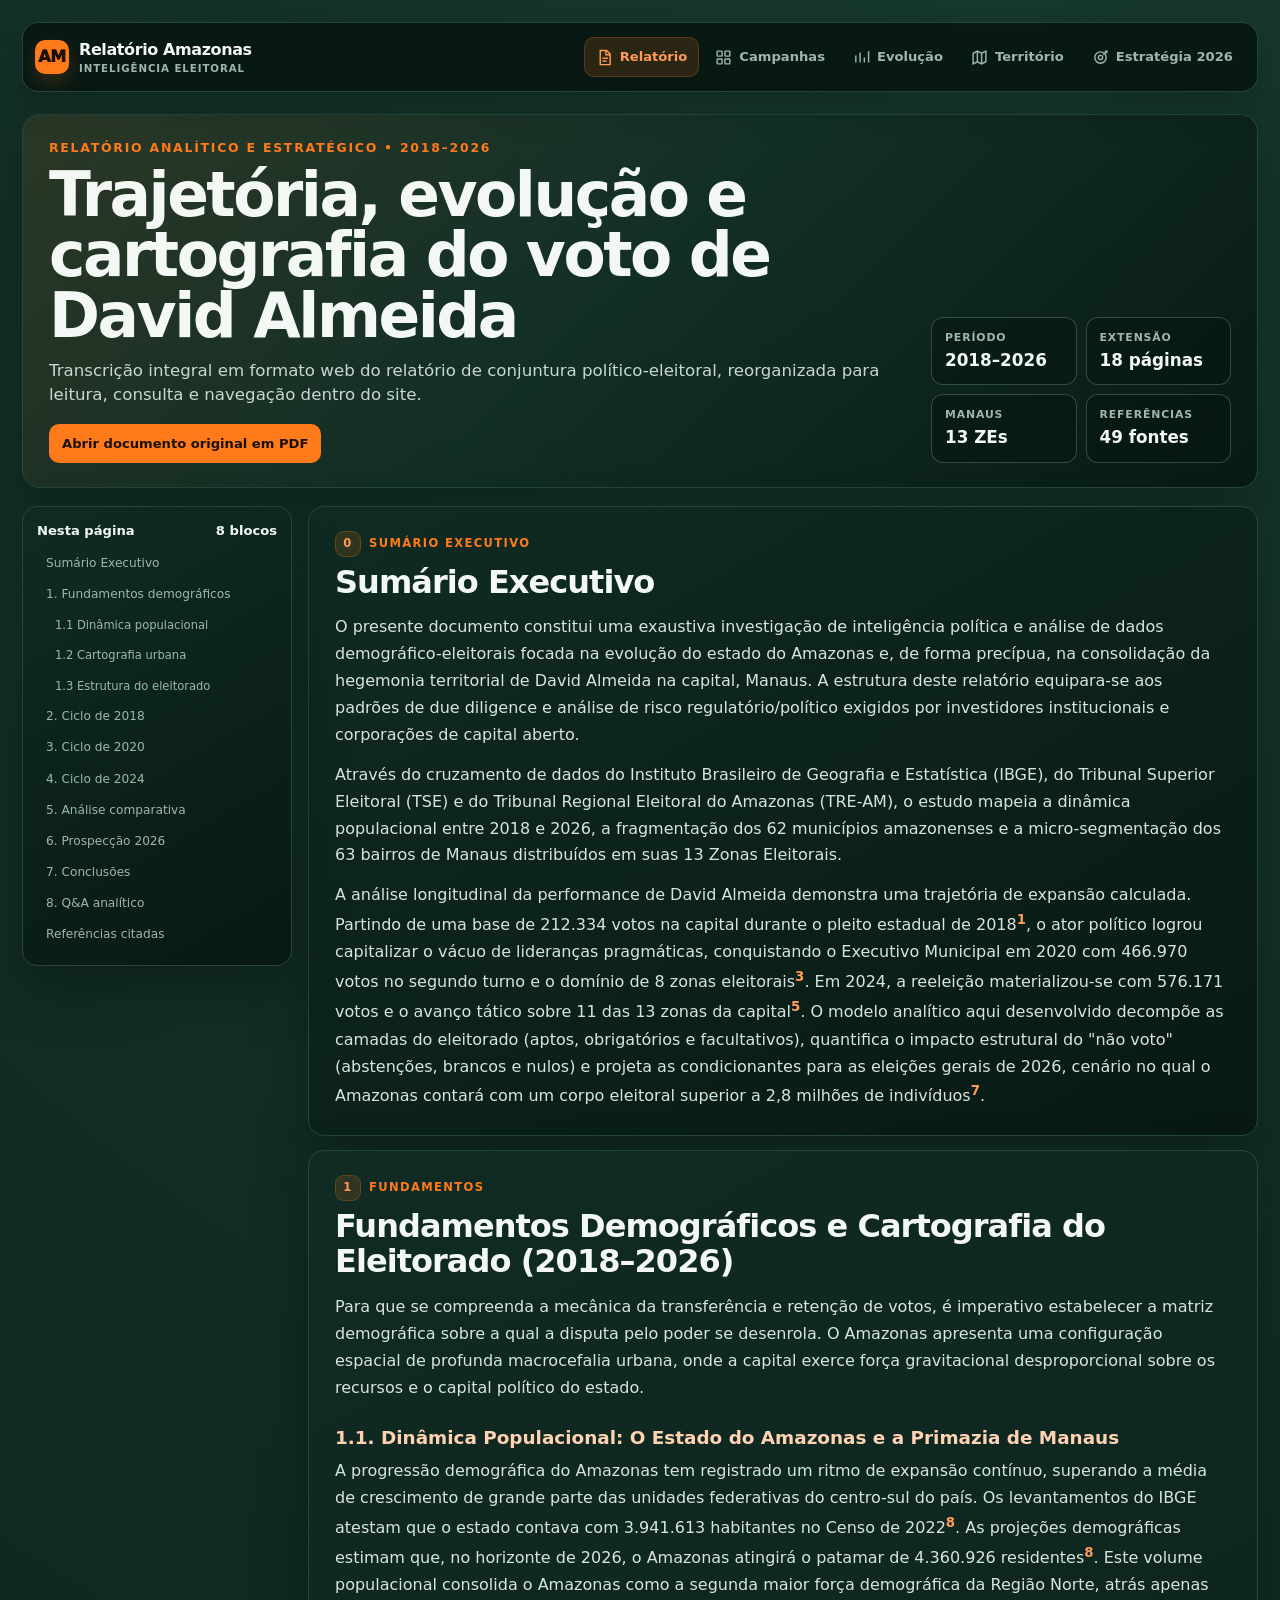
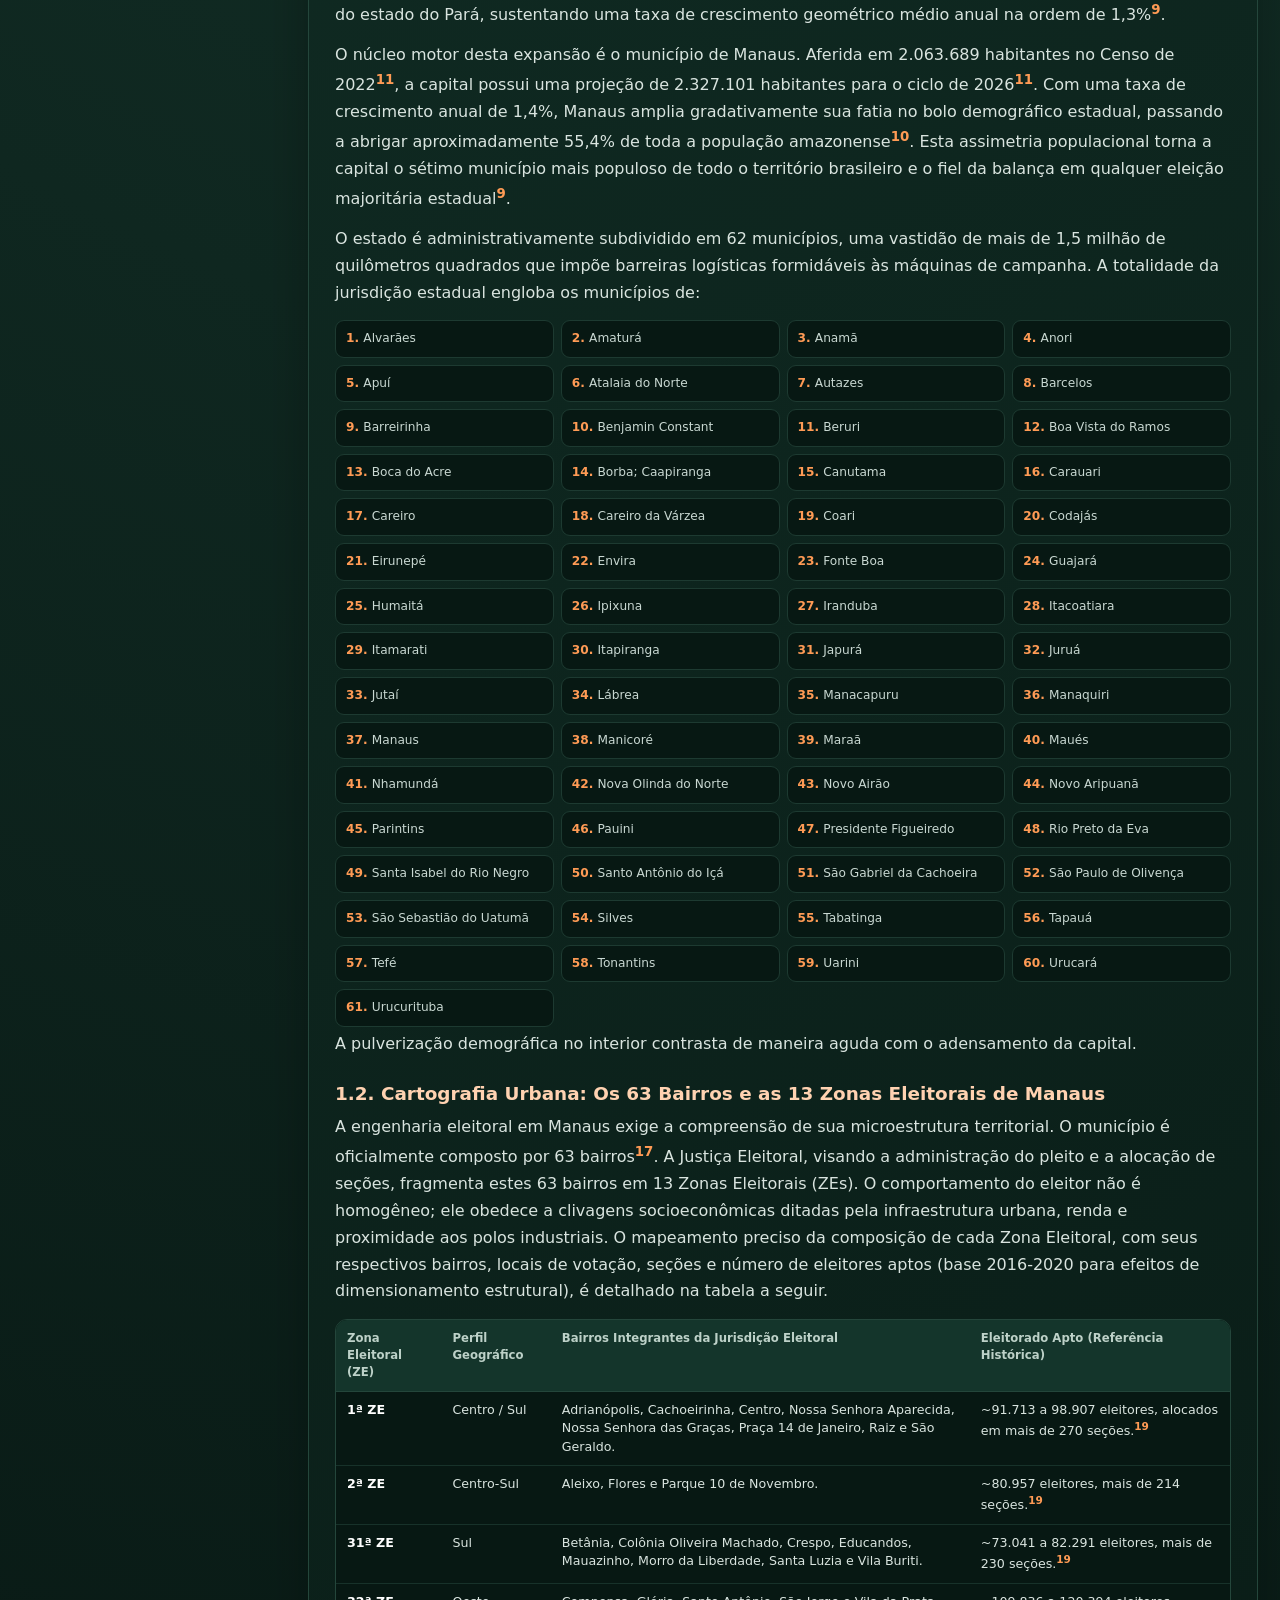
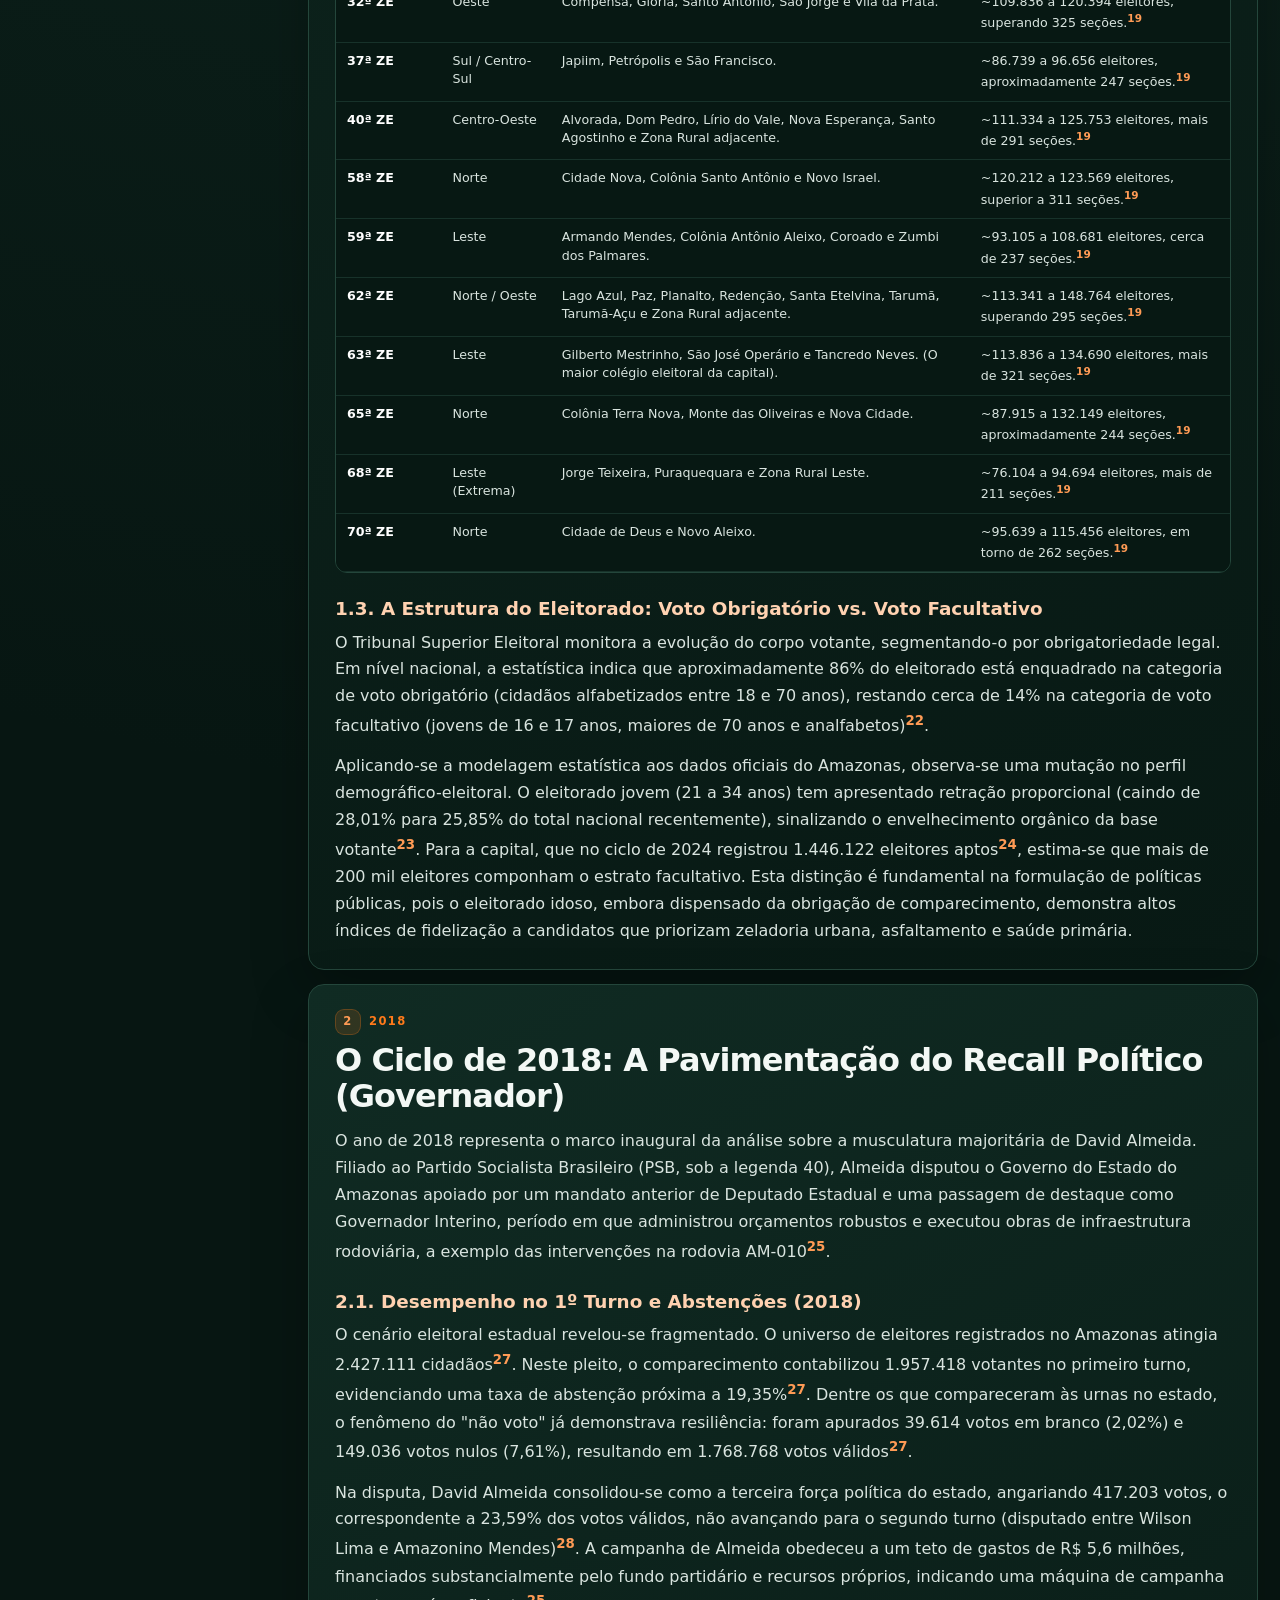
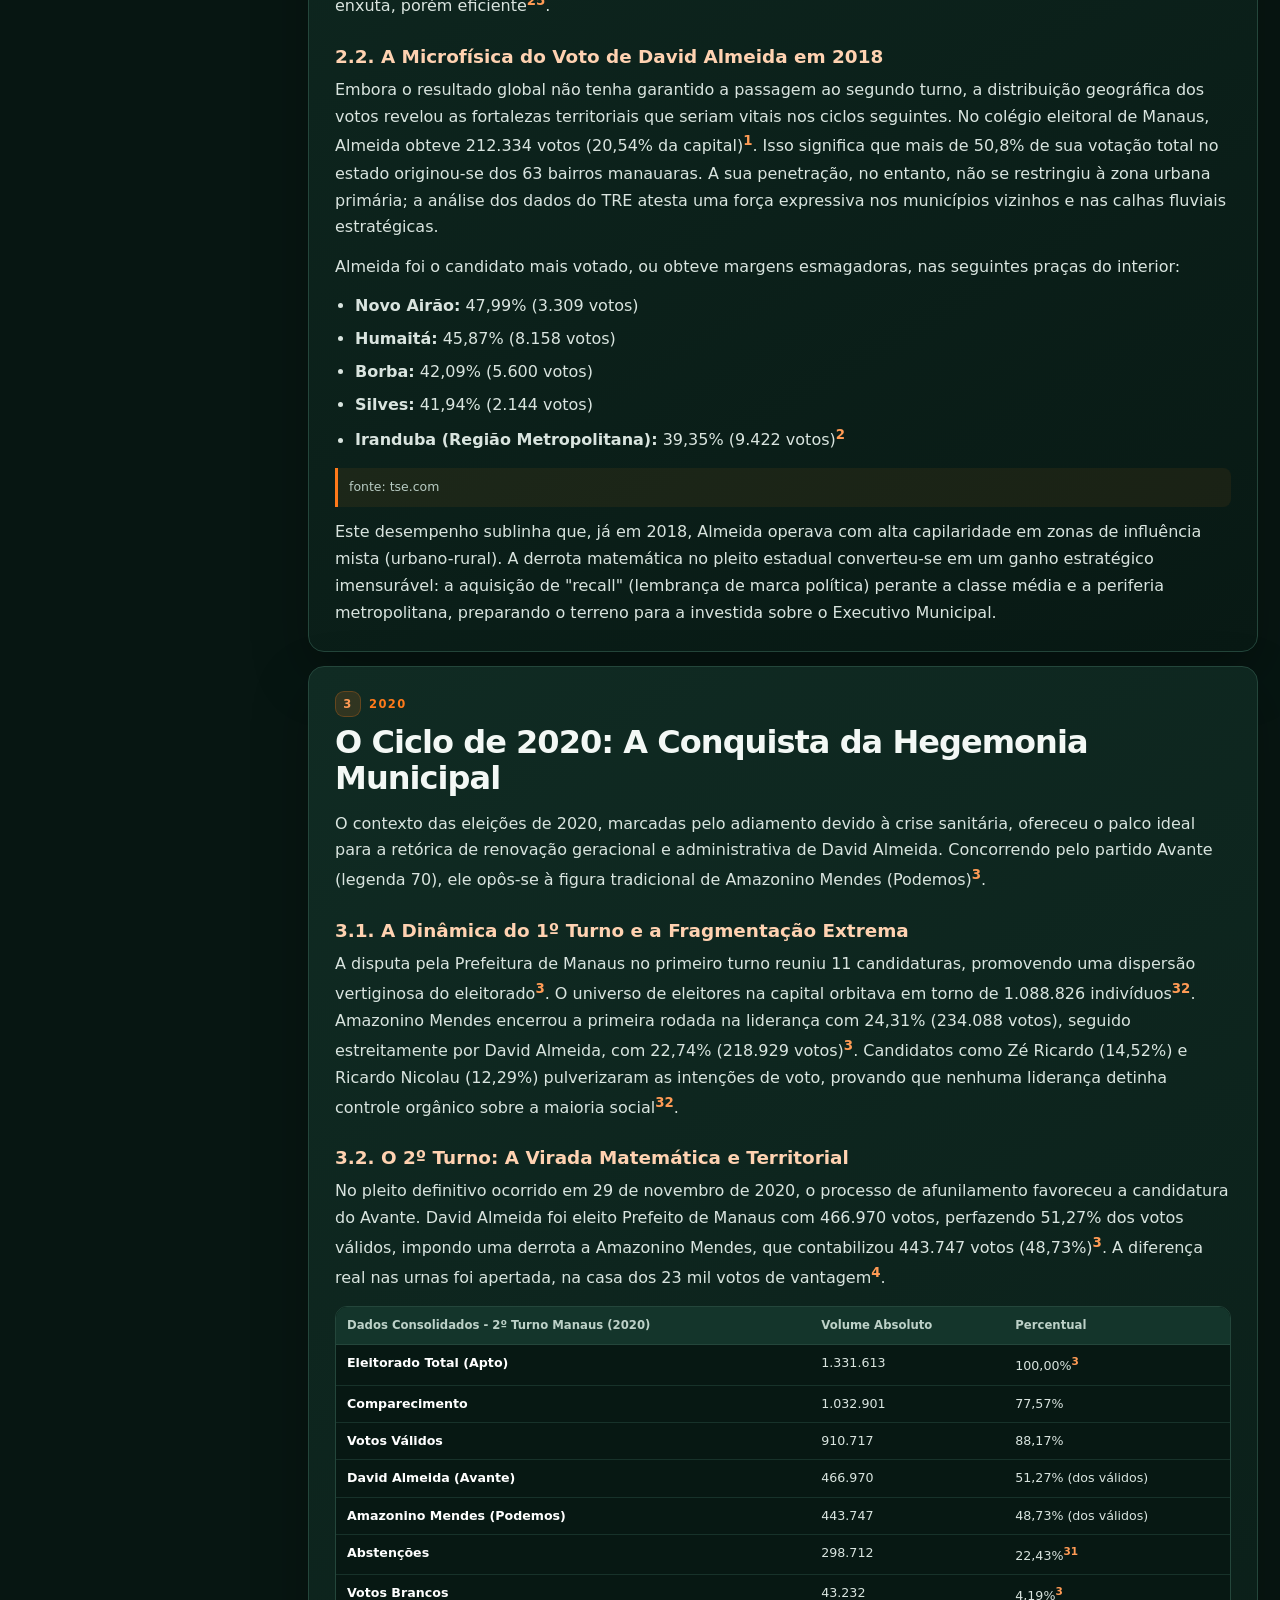
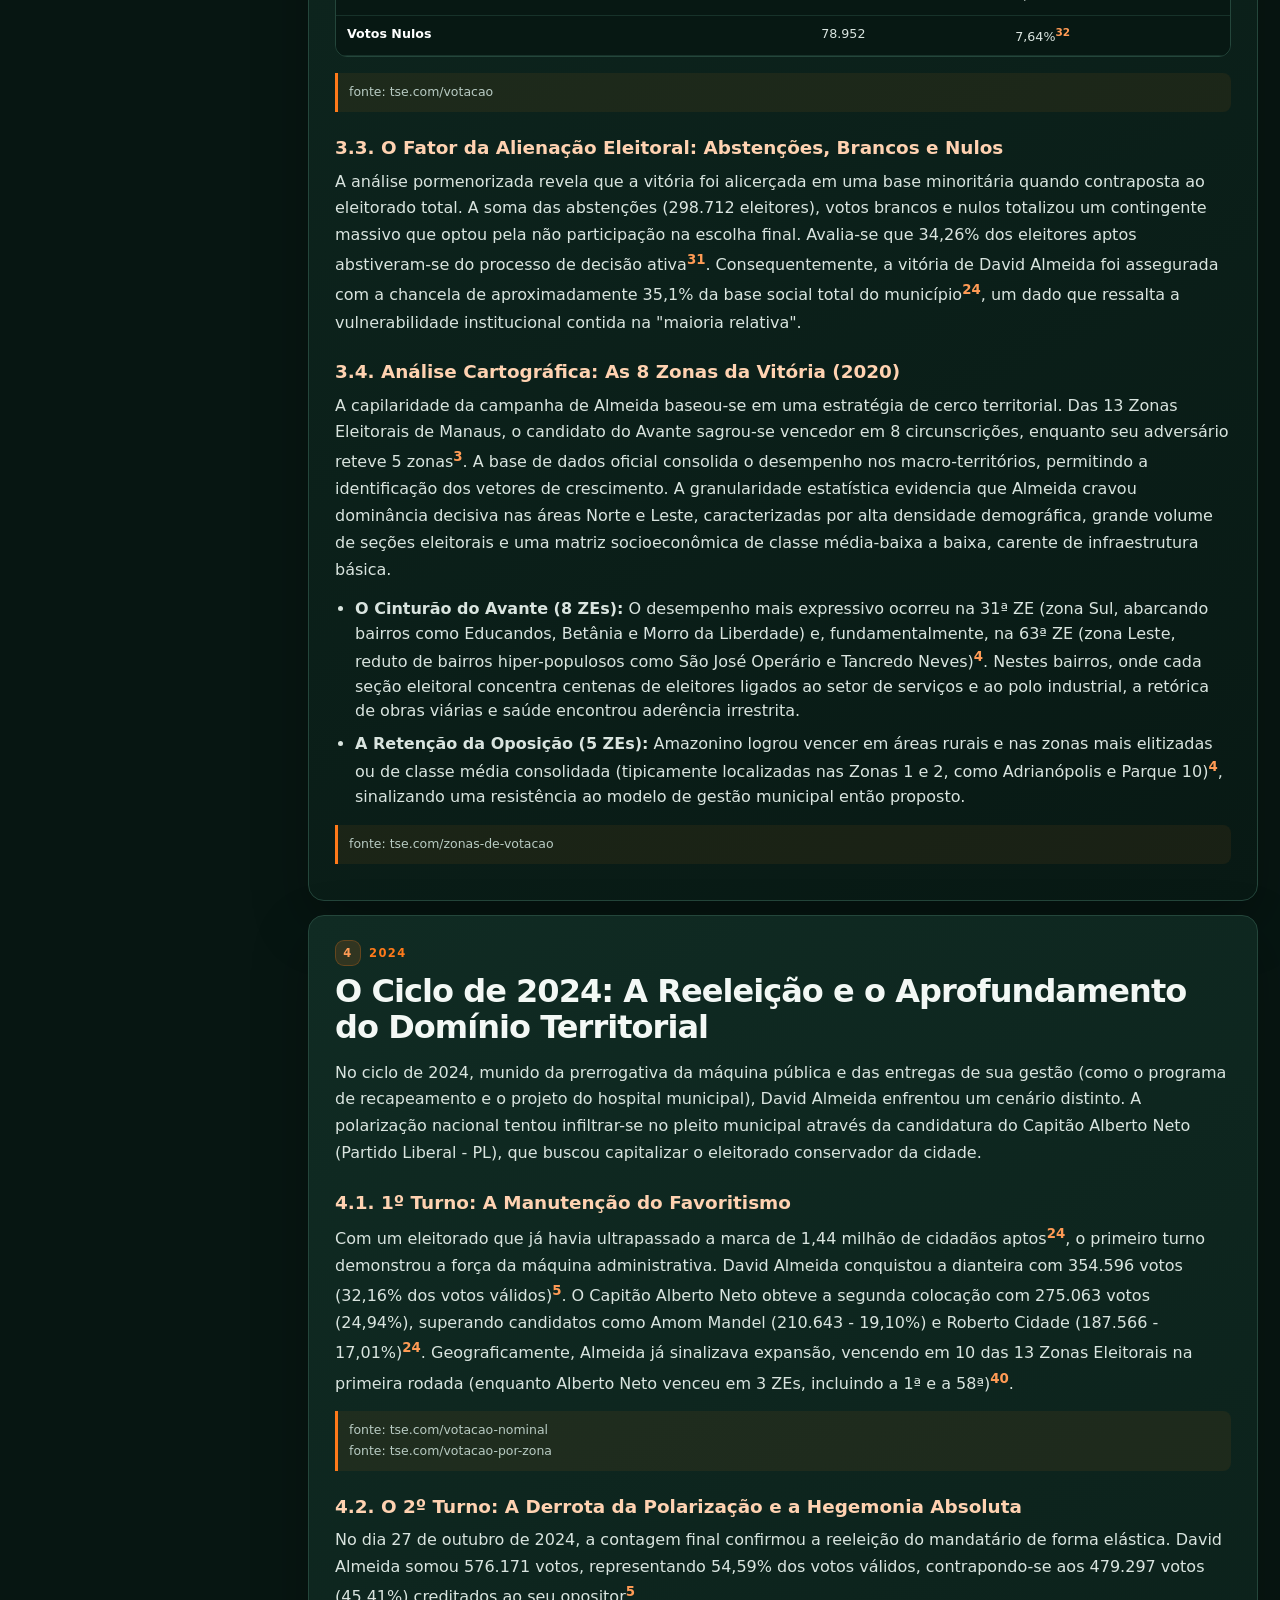
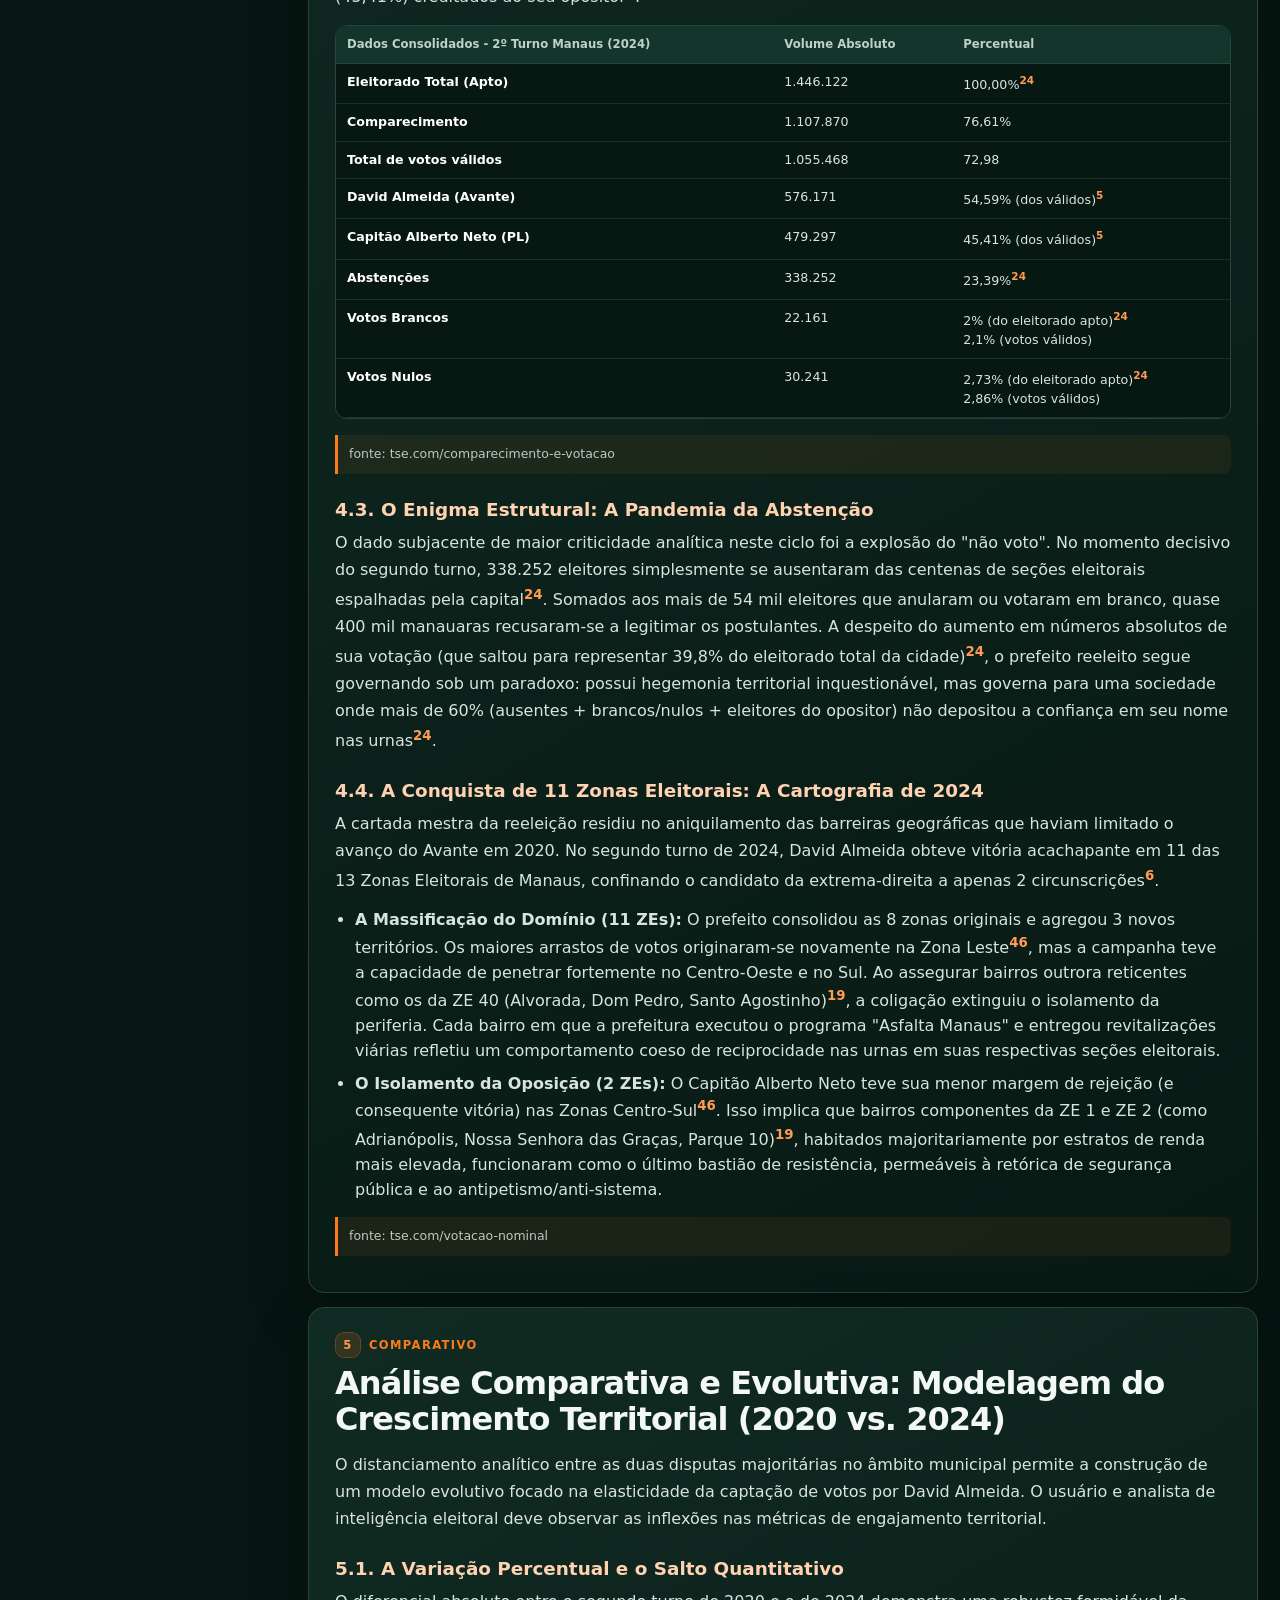
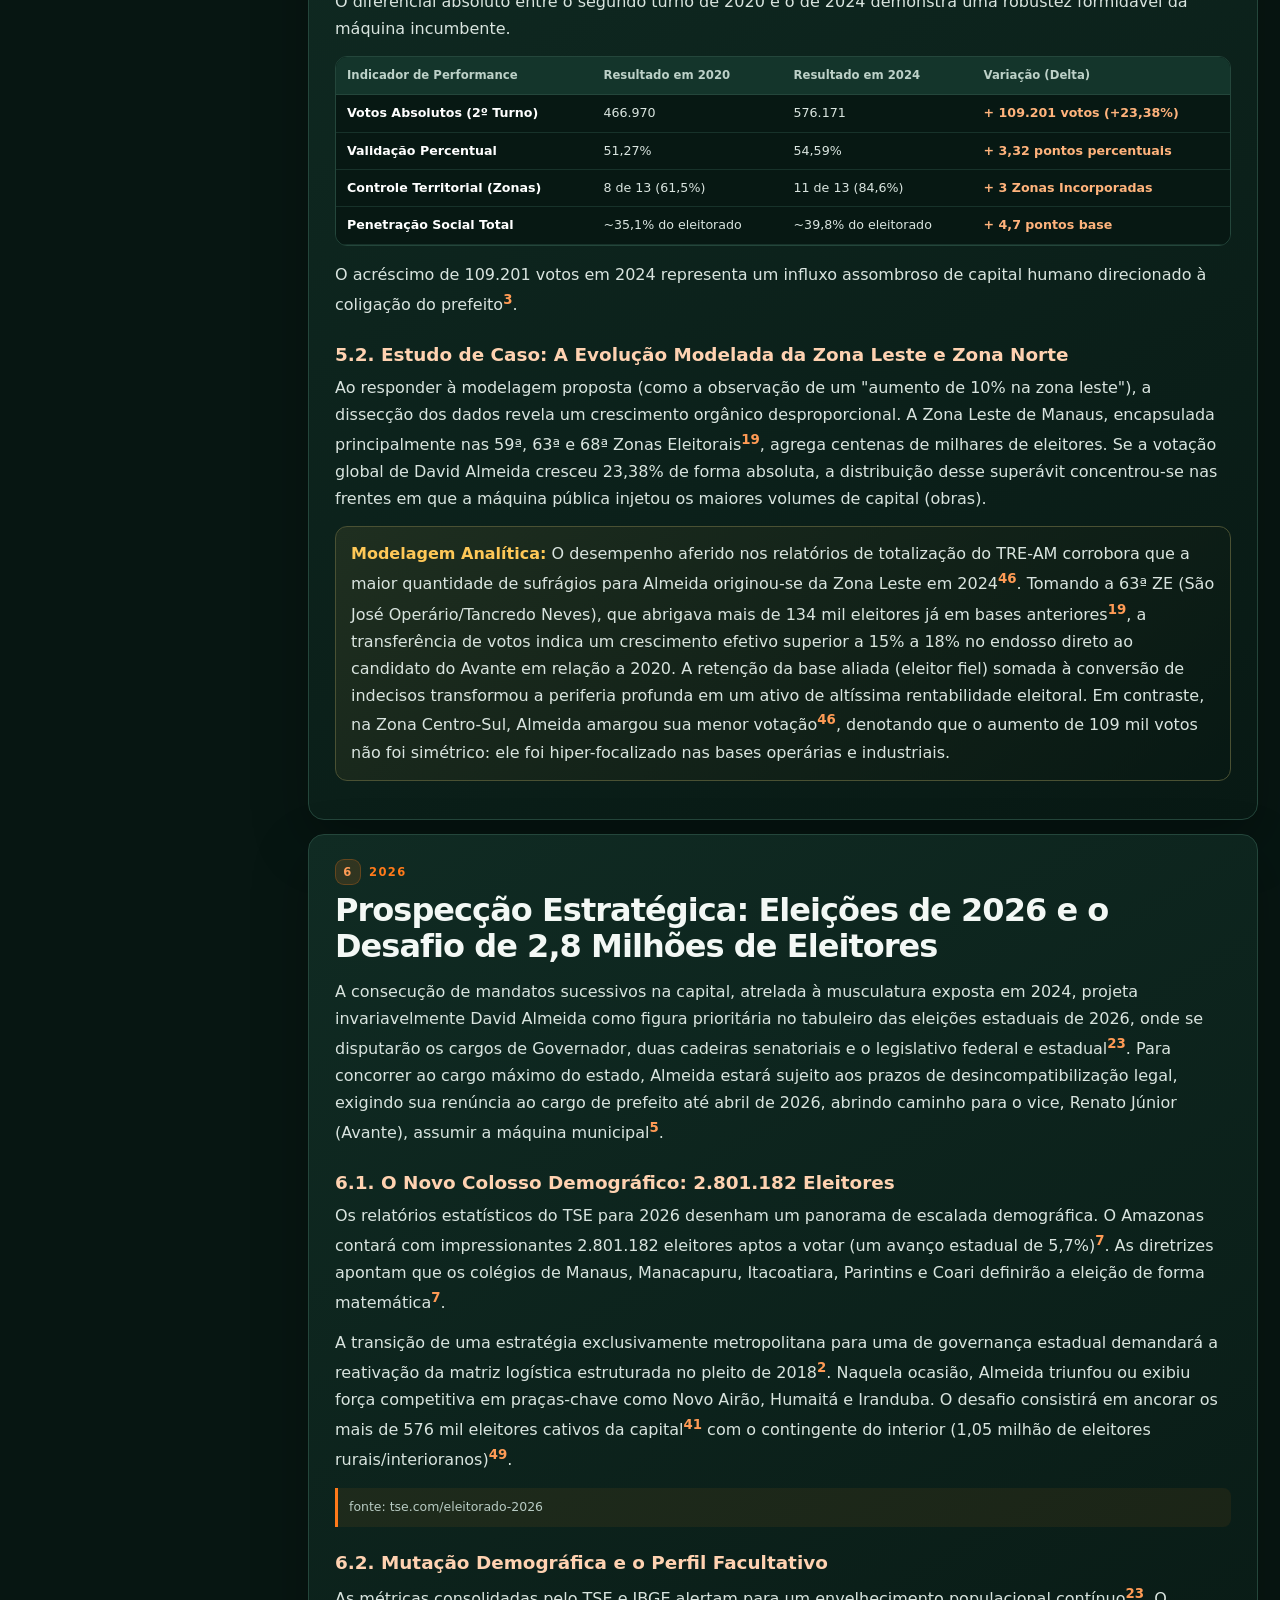
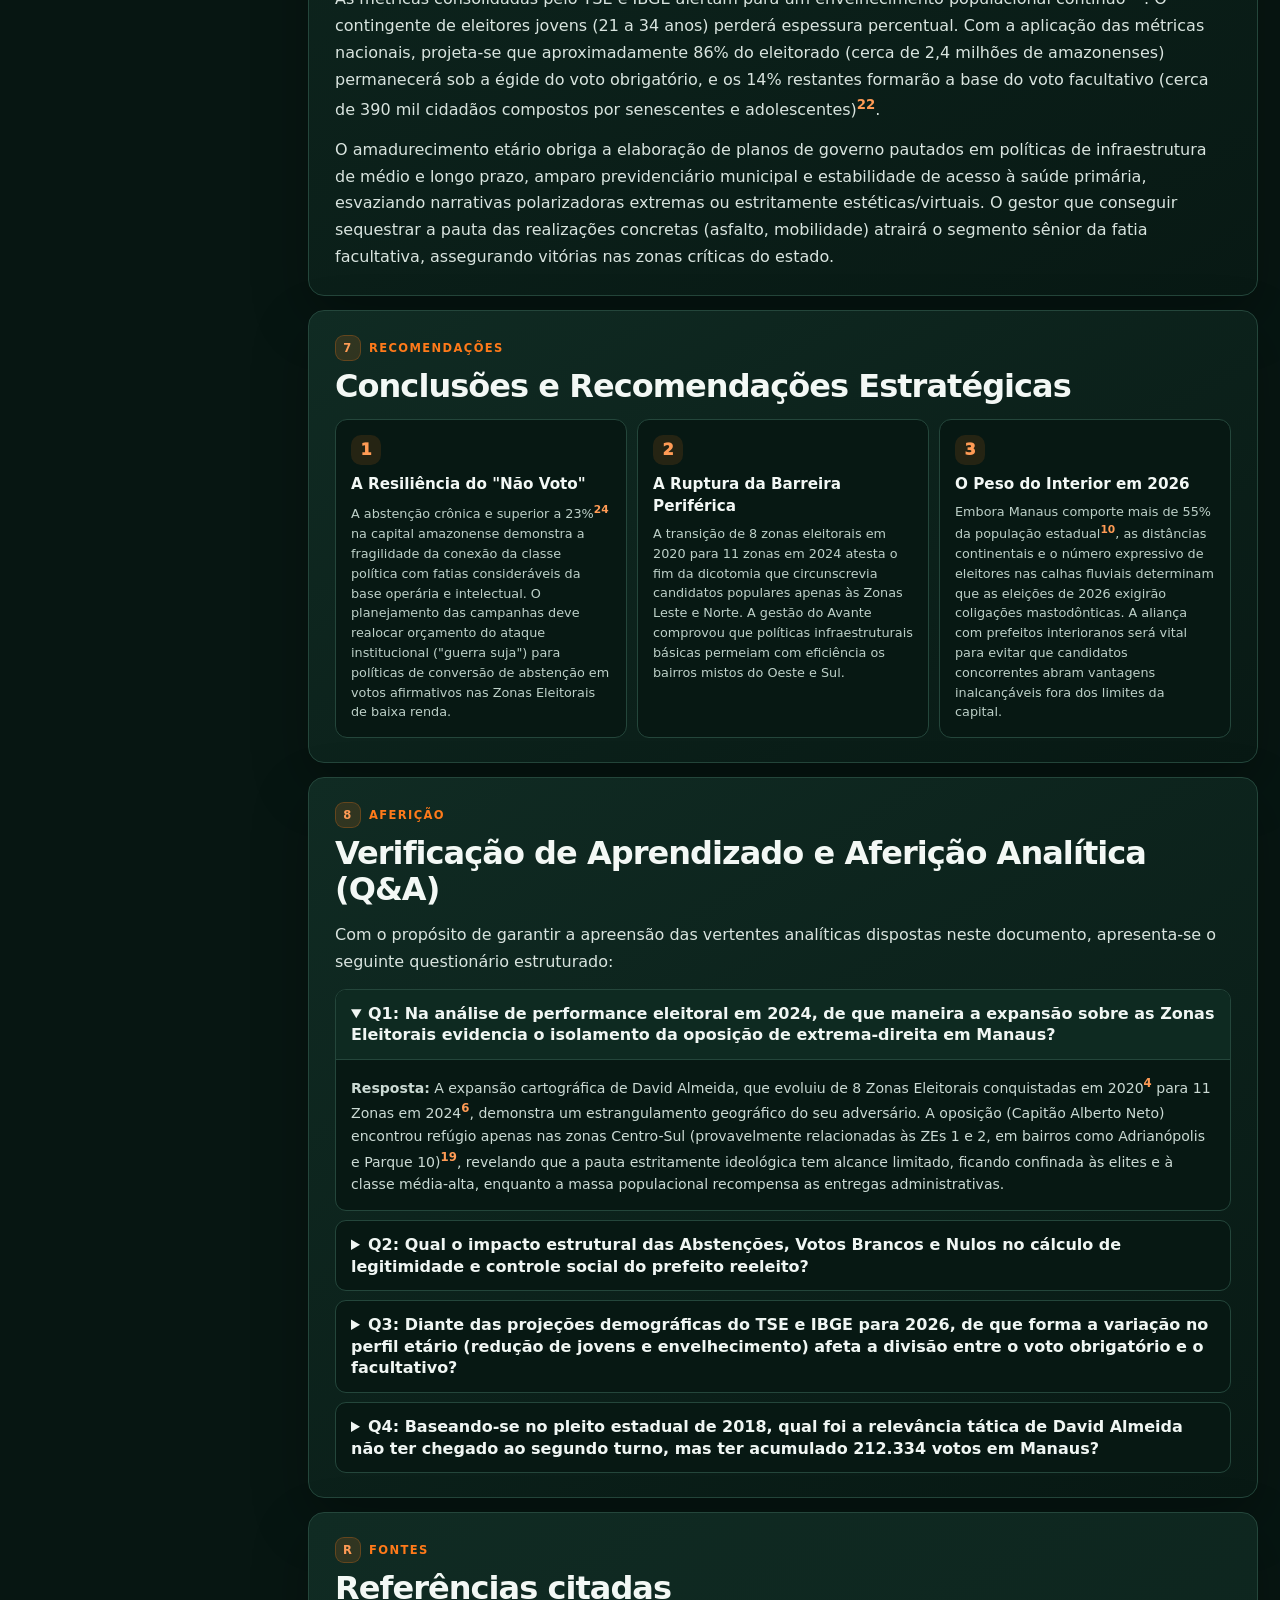
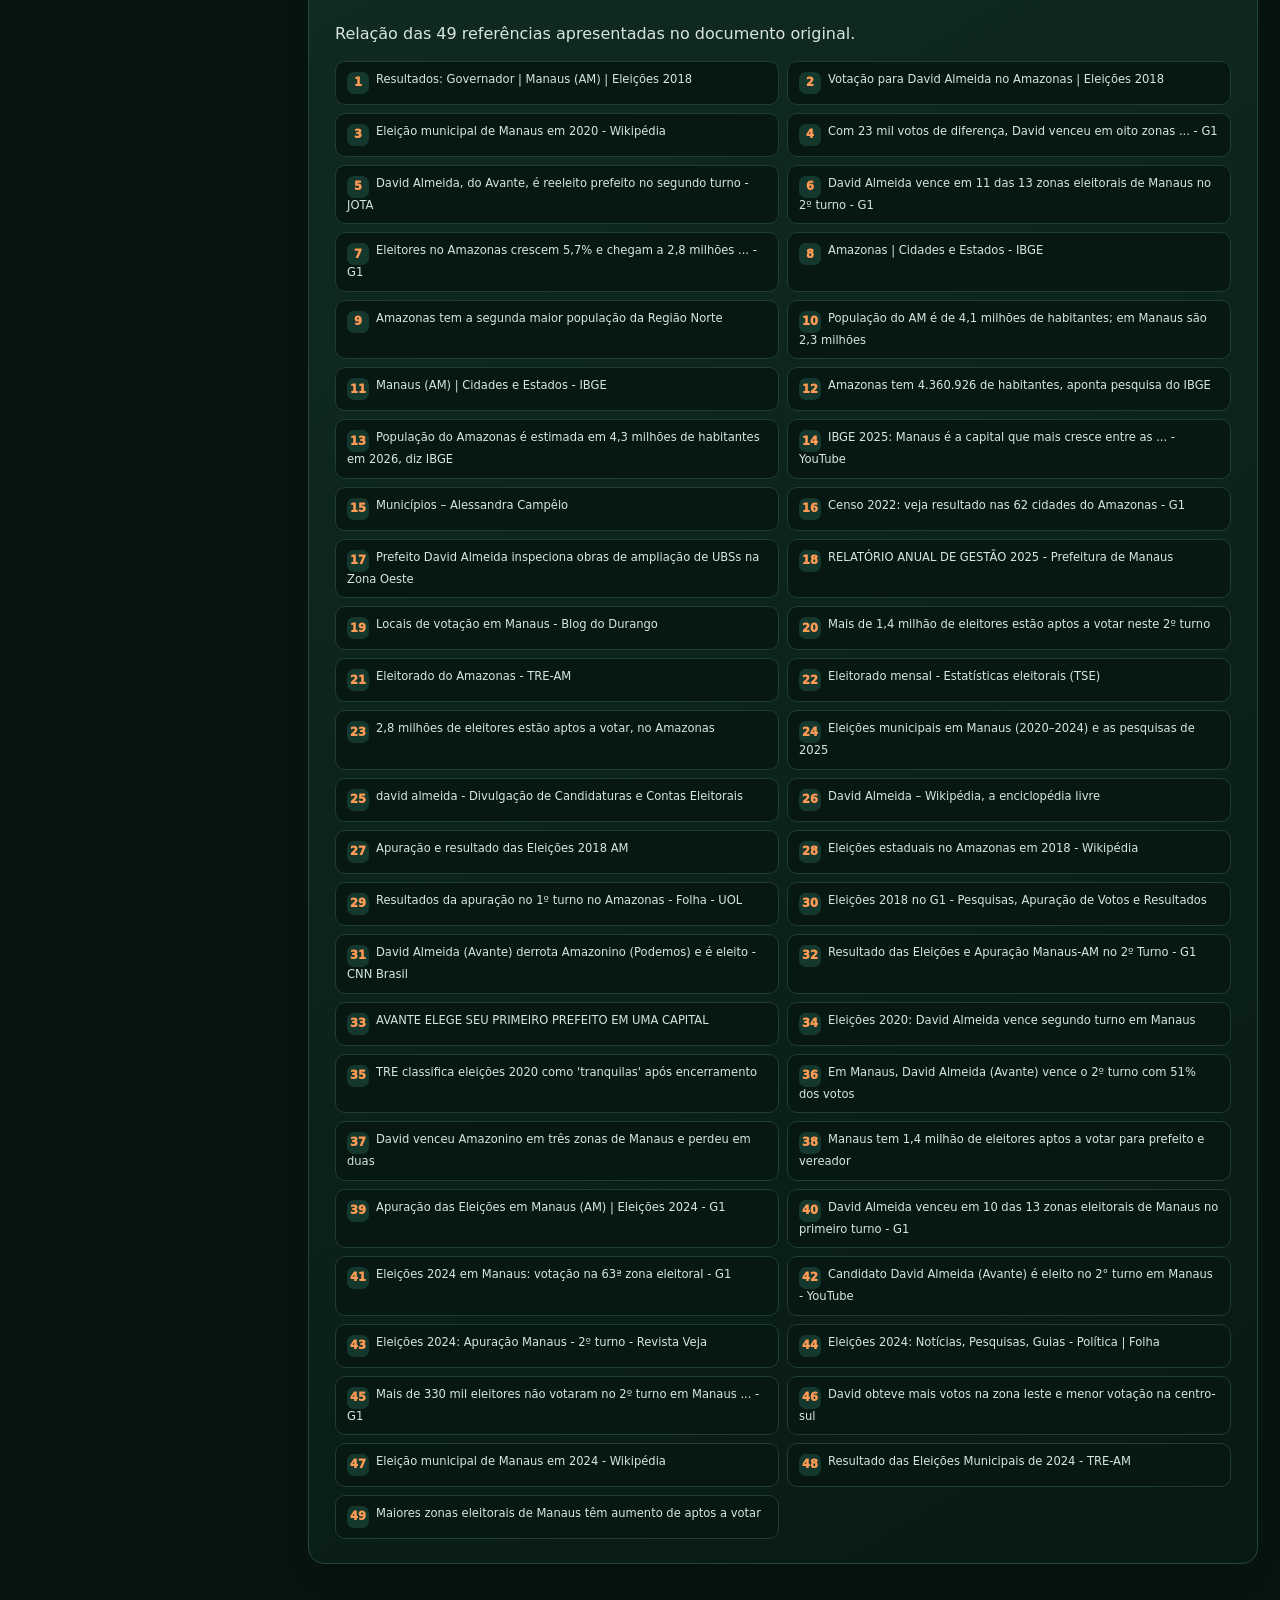
<file: relatorio.html>
<!doctype html><html lang="pt-BR"><head><meta charset="utf-8"><meta name="viewport" content="width=device-width,initial-scale=1,viewport-fit=cover"><meta name="theme-color" content="#071612"><link rel="icon" type="image/png" href="assets/icone-site.png"><link rel="shortcut icon" href="assets/icone-site.png"><link rel="apple-touch-icon" href="assets/icone-site.png"><title>Relatório técnico — Relatório Amazonas</title><style>
:root{--bg:#071612;--panel:#0d211b;--line:#24463b;--text:#f3f8f5;--muted:#9db7ad;--orange:#ff7a1a;--gold:#ffc857;--shadow:0 22px 55px rgba(0,0,0,.28)}*{box-sizing:border-box}body{margin:0;background:radial-gradient(circle at 78% 0,#17382e 0,transparent 28%),var(--bg);color:var(--text);font:16px/1.45 Inter,system-ui,-apple-system,"Segoe UI",sans-serif}.shell{max-width:1500px;margin:auto;padding:22px}.top{display:flex;justify-content:space-between;gap:24px;align-items:flex-start}.eyebrow{color:var(--orange);font-size:.78rem;font-weight:800;letter-spacing:.14em;text-transform:uppercase}h1{font-size:clamp(1.6rem,3vw,2.5rem);line-height:1.06;letter-spacing:-.04em;margin:.35rem 0}.sub{color:var(--muted);margin:0;max-width:800px}.scope{border:1px solid var(--line);background:#0a1c17;padding:10px 14px;border-radius:12px;color:var(--muted);font-size:.8rem}.scope strong{display:block;color:var(--text);font-size:.95rem}.tabs{display:flex;gap:6px;margin:18px 0 12px;padding:5px;border:1px solid var(--line);border-radius:13px;background:#081914;width:max-content}.tab{border:0;background:transparent;color:var(--muted);padding:10px 15px;border-radius:9px;font-weight:800;cursor:pointer}.tab.active{background:var(--orange);color:#1c1007}.notice{margin-bottom:12px;padding:11px 14px;border:1px solid #69502b;border-radius:11px;background:#261d11;color:#e9d7b4;font-size:.82rem}.cards{display:grid;grid-template-columns:repeat(5,minmax(145px,1fr));gap:11px;margin-bottom:13px}.card,.panel{border:1px solid var(--line);background:linear-gradient(150deg,#102b23,#081914);border-radius:15px;box-shadow:var(--shadow)}.card{padding:15px}.card span{display:block;color:var(--muted);font-size:.78rem}.card strong{display:block;font-size:1.45rem;letter-spacing:-.035em;margin-top:3px}.card small{color:#c1d2cb}.toolbar{display:flex;flex-wrap:wrap;gap:10px;padding:12px;margin-bottom:13px}.field{display:grid;gap:5px;min-width:200px}.field.grow{flex:1}.field label{font-size:.73rem;color:var(--muted);font-weight:800;text-transform:uppercase;letter-spacing:.07em}.field input,.field select{height:42px;border:1px solid var(--line);background:#06130f;color:var(--text);border-radius:10px;padding:0 12px}.layout{display:grid;grid-template-columns:minmax(0,1.3fr) minmax(370px,.7fr);gap:13px}.panel-head{display:flex;justify-content:space-between;gap:14px;align-items:center;padding:15px 17px;border-bottom:1px solid var(--line)}.panel-head h2{font-size:1rem;margin:0}.panel-head p{font-size:.78rem;color:var(--muted);margin:2px 0 0}.legend{display:flex;align-items:center;gap:7px;font-size:.72rem;color:var(--muted)}.gradient{width:115px;height:8px;border-radius:10px;background:linear-gradient(90deg,#173b31,#e8a94c,#ff6a16)}.map{height:630px;position:relative;overflow:hidden}.map svg{width:100%;height:100%}.municipality{stroke:#081a14;stroke-width:.7;vector-effect:non-scaling-stroke;cursor:pointer;transition:.14s}.municipality:hover,.municipality.active{stroke:#fff;stroke-width:2;filter:brightness(1.18)}.municipality.dim{opacity:.2}.tooltip{position:absolute;display:none;min-width:225px;padding:11px;border:1px solid #49685e;border-radius:11px;background:rgba(4,17,13,.97);box-shadow:var(--shadow);font-size:.8rem;pointer-events:none}.tipgrid{display:grid;grid-template-columns:1fr auto;gap:3px 12px;margin-top:7px;color:var(--muted)}.tipgrid strong{color:var(--text)}.side{display:grid;grid-template-rows:auto 1fr;gap:13px}.detail{padding:17px;min-height:210px}.detail h3{margin:3px 0;font-size:1.4rem}.metrics{display:grid;grid-template-columns:1fr 1fr;gap:8px;margin-top:13px}.metric{padding:10px;background:#071813;border:1px solid #1d3a31;border-radius:9px}.metric span{display:block;color:var(--muted);font-size:.72rem}.metric strong{font-size:.98rem}.tablewrap{max-height:565px;overflow:auto}table{border-collapse:collapse;width:100%;font-size:.79rem}th{position:sticky;top:0;background:#102a22;color:var(--muted);text-align:left;padding:10px 11px;border-bottom:1px solid var(--line)}td{padding:9px 11px;border-bottom:1px solid rgba(36,70,59,.58);white-space:nowrap}td.num,th.num{text-align:right;font-variant-numeric:tabular-nums}tr[data-id]{cursor:pointer}tr[data-id]:hover{background:rgba(255,122,26,.08)}.zonegrid{display:none;grid-template-columns:repeat(3,1fr);gap:10px;padding:15px}.zone{padding:14px;border:1px solid var(--line);border-radius:11px;background:#071813;color:var(--text);cursor:pointer;text-align:left}.zone:hover{border-color:var(--orange)}.zone b{display:block;font-size:1.05rem}.zone span{font-size:.76rem;color:var(--muted)}.zone strong{display:block;margin-top:6px;color:var(--gold)}.source{margin:15px 2px 4px;color:#809c92;font-size:.75rem}.source a{color:#afd0c2}.hidden{display:none!important}@media(max-width:1000px){.cards{grid-template-columns:repeat(3,1fr)}.layout{grid-template-columns:1fr}.map{height:560px}.side{grid-template-columns:1fr 1fr}.tablewrap{max-height:440px}.zonegrid{grid-template-columns:repeat(2,1fr)}}@media(max-width:650px){.shell{padding:14px}.top{display:block}.scope{margin-top:12px;width:max-content}.cards{display:flex;overflow:auto}.card{min-width:155px}.toolbar{align-items:stretch}.field{width:100%}.layout,.side{display:grid;grid-template-columns:1fr}.map{height:455px}.zonegrid{grid-template-columns:1fr}.panel-head{align-items:flex-start;flex-direction:column}.legend{width:100%}.gradient{flex:1}}

/* Navegação principal — desktop + barra inferior mobile */
.site-nav{position:sticky;top:0;z-index:1000;margin:0 0 22px;padding:10px 12px;border:1px solid rgba(36,70,59,.95);border-radius:16px;background:rgba(7,22,18,.88);backdrop-filter:blur(18px);-webkit-backdrop-filter:blur(18px);box-shadow:0 14px 34px rgba(0,0,0,.18)}
.site-nav-inner{display:flex;align-items:center;gap:16px;min-height:48px}.brand{display:flex;align-items:center;gap:10px;color:var(--text);text-decoration:none;font-weight:900;letter-spacing:-.025em;white-space:nowrap}.brand-mark{display:grid;place-items:center;width:34px;height:34px;border-radius:10px;background:var(--orange);color:#1c1007;font-weight:950;box-shadow:0 8px 18px rgba(255,122,26,.18)}.brand small{display:block;color:var(--muted);font-size:.64rem;font-weight:750;letter-spacing:.09em;text-transform:uppercase}.desktop-links{display:flex;align-items:center;gap:4px;margin-left:auto}.desktop-links a{display:flex;align-items:center;gap:7px;padding:10px 12px;border-radius:10px;color:var(--muted);text-decoration:none;font-size:.82rem;font-weight:800;transition:.18s ease}.desktop-links a:hover{color:var(--text);background:#102a22}.desktop-links a.active{background:rgba(255,122,26,.14);color:#ff9b55;box-shadow:inset 0 0 0 1px rgba(255,122,26,.24)}.nav-icon{width:17px;height:17px;display:block;flex:0 0 auto}.nav-badge{margin-left:4px;padding:2px 6px;border-radius:999px;background:#1a382f;color:#a9c8bd;font-size:.58rem;letter-spacing:.05em;text-transform:uppercase}.mobile-bottom-nav{display:none}
.page-placeholder{min-height:62vh;display:grid;place-items:center}.placeholder-card{max-width:720px;text-align:center;padding:36px}.placeholder-card .placeholder-icon{width:54px;height:54px;display:grid;place-items:center;margin:0 auto 16px;border-radius:16px;background:rgba(255,122,26,.12);color:var(--orange);border:1px solid rgba(255,122,26,.22)}.placeholder-card h1{font-size:clamp(1.8rem,5vw,3rem)}.placeholder-card p{max-width:580px;margin:0 auto 18px;color:var(--muted)}.placeholder-card a.action{display:inline-flex;align-items:center;gap:8px;color:#1c1007;background:var(--orange);text-decoration:none;font-weight:900;padding:11px 16px;border-radius:10px}
@media(max-width:760px){body{padding-bottom:calc(82px + env(safe-area-inset-bottom))}.site-nav{display:none}.mobile-bottom-nav{position:fixed;left:10px;right:10px;bottom:calc(10px + env(safe-area-inset-bottom));z-index:1200;display:grid;grid-template-columns:repeat(5,1fr);gap:3px;padding:7px;border:1px solid rgba(73,104,94,.72);border-radius:18px;background:rgba(6,19,15,.94);backdrop-filter:blur(20px);-webkit-backdrop-filter:blur(20px);box-shadow:0 18px 45px rgba(0,0,0,.42)}.mobile-bottom-nav a{min-width:0;display:flex;flex-direction:column;align-items:center;justify-content:center;gap:4px;height:56px;border-radius:12px;color:#89a49a;text-decoration:none;font-size:.62rem;font-weight:800;line-height:1;white-space:nowrap}.mobile-bottom-nav a.active{color:#ff9b55;background:rgba(255,122,26,.12)}.mobile-bottom-nav .nav-icon{width:20px;height:20px}.shell{padding-bottom:14px}.top{padding-top:3px}}
@media(max-width:380px){.mobile-bottom-nav{left:6px;right:6px;bottom:calc(6px + env(safe-area-inset-bottom));padding:5px}.mobile-bottom-nav a{font-size:.56rem;height:54px}.mobile-bottom-nav .nav-icon{width:19px;height:19px}}


/* FIX 1.3.2 — navegação mobile em camada de aplicativo */
.mobile-nav-viewport{display:none}
@media(max-width:760px){
  html,body{min-height:100%;overflow-x:hidden}
  body{padding-bottom:calc(92px + env(safe-area-inset-bottom))!important}
  .mobile-nav-viewport{
    display:block!important;
    position:fixed!important;
    left:0!important;
    top:0!important;
    width:100%!important;
    height:100svh;
    z-index:2147483000!important;
    pointer-events:none!important;
    visibility:visible!important;
    opacity:1!important;
  }
  .mobile-nav-viewport .mobile-bottom-nav{
    position:absolute!important;
    left:10px!important;
    right:10px!important;
    top:auto!important;
    bottom:calc(10px + env(safe-area-inset-bottom))!important;
    width:auto!important;
    margin:0!important;
    display:grid!important;
    visibility:visible!important;
    opacity:1!important;
    transform:none!important;
    -webkit-transform:none!important;
    pointer-events:auto!important;
    z-index:1!important;
  }
}
@media(max-width:380px){
  .mobile-nav-viewport .mobile-bottom-nav{
    left:6px!important;
    right:6px!important;
    bottom:calc(6px + env(safe-area-inset-bottom))!important;
  }
}


/* Página Relatório — transcrição web do PDF */
.report-hero{display:grid;grid-template-columns:minmax(0,1fr) auto;gap:22px;align-items:end;margin:10px 0 18px;padding:24px 26px;border:1px solid var(--line);border-radius:18px;background:linear-gradient(135deg,rgba(255,122,26,.10),rgba(16,43,35,.62) 48%,rgba(8,25,20,.96));box-shadow:var(--shadow)}
.report-hero h1{max-width:980px;font-size:clamp(2rem,4.8vw,4.25rem);line-height:.98;margin:.5rem 0 .85rem}.report-hero .lead{max-width:930px;margin:0;color:#c8d8d1;font-size:clamp(.95rem,1.3vw,1.08rem)}
.hero-meta{display:grid;grid-template-columns:repeat(2,minmax(115px,1fr));gap:9px;min-width:300px}.hero-stat{padding:12px 13px;border:1px solid rgba(73,104,94,.65);border-radius:12px;background:rgba(5,20,15,.5)}.hero-stat span{display:block;font-size:.68rem;color:var(--muted);text-transform:uppercase;letter-spacing:.08em;font-weight:800}.hero-stat strong{display:block;margin-top:2px;font-size:1.05rem;color:var(--text)}
.report-layout{display:grid;grid-template-columns:270px minmax(0,1fr);gap:16px;align-items:start}.report-toc{position:sticky;top:92px;padding:14px;border:1px solid var(--line);border-radius:15px;background:linear-gradient(150deg,#102b23,#081914);box-shadow:var(--shadow);max-height:calc(100vh - 115px);overflow:auto}.report-toc .toc-title{display:flex;align-items:center;justify-content:space-between;margin-bottom:8px;color:var(--text);font-weight:900;font-size:.82rem}.report-toc a{display:block;padding:8px 9px;border-radius:9px;color:var(--muted);text-decoration:none;font-size:.76rem;line-height:1.25}.report-toc a:hover{color:var(--text);background:#102a22}.report-toc a.subtoc{padding-left:18px;font-size:.72rem}.report-main{min-width:0}.report-section{scroll-margin-top:95px;margin-bottom:14px;padding:24px 26px;border:1px solid var(--line);border-radius:16px;background:linear-gradient(150deg,#102b23,#081914);box-shadow:var(--shadow)}.report-section h2{font-size:clamp(1.45rem,2.8vw,2rem);line-height:1.12;letter-spacing:-.03em;margin:0 0 14px}.report-section h3{scroll-margin-top:95px;font-size:1.15rem;line-height:1.2;margin:25px 0 9px;color:#ffd2b1}.report-section p{margin:0 0 13px;color:#d9e4df;line-height:1.68}.report-section p:last-child{margin-bottom:0}.report-section sup a{color:#ff9b55;text-decoration:none;font-weight:800}.section-kicker{display:flex;align-items:center;gap:8px;margin-bottom:8px;color:var(--orange);font-weight:900;font-size:.72rem;text-transform:uppercase;letter-spacing:.12em}.section-number{display:grid;place-items:center;width:26px;height:26px;border-radius:9px;background:rgba(255,122,26,.14);border:1px solid rgba(255,122,26,.25);color:#ff9b55}.source-note{margin:12px 0!important;padding:9px 11px;border-left:3px solid var(--orange);border-radius:0 8px 8px 0;background:rgba(255,122,26,.07);color:#b8cbc3!important;font-size:.78rem}.source-note a{color:#ffae72}.report-list{margin:8px 0 15px;padding-left:20px;color:#d9e4df}.report-list li{margin:8px 0;line-height:1.55}.municipality-list{display:grid;grid-template-columns:repeat(4,minmax(0,1fr));gap:7px;margin:13px 0 4px;padding:0;list-style:none;counter-reset:mun}.municipality-list li{counter-increment:mun;padding:9px 10px;border:1px solid #1d3a31;border-radius:9px;background:#071813;color:#c9d8d2;font-size:.76rem}.municipality-list li::before{content:counter(mun) '. ';color:#ff9b55;font-weight:900}.data-table{overflow:auto;margin:14px 0 16px;border:1px solid var(--line);border-radius:12px}.data-table table{min-width:680px;background:#071813}.data-table th{position:static;background:#14352b;color:#bdd1c8;font-size:.73rem;vertical-align:top}.data-table td{white-space:normal;vertical-align:top;line-height:1.45;color:#d9e4df}.data-table td:first-child{font-weight:800;color:#fff}.data-table strong.positive{color:#ffb37c}.key-points{display:grid;grid-template-columns:repeat(3,1fr);gap:10px;margin:13px 0}.key-point{padding:14px;border:1px solid #25493e;border-radius:12px;background:#071813}.key-point span{display:block;color:var(--muted);font-size:.7rem;text-transform:uppercase;font-weight:800;letter-spacing:.06em}.key-point strong{display:block;color:#ff9b55;font-size:1.2rem;margin:2px 0}.callout{padding:14px 15px;margin:14px 0;border:1px solid #4a5133;border-radius:12px;background:linear-gradient(135deg,rgba(255,200,87,.08),rgba(7,24,19,.65))}.callout b{color:var(--gold)}.recommendations{display:grid;grid-template-columns:repeat(3,1fr);gap:10px;margin-top:10px}.recommendation{padding:15px;border:1px solid #24463b;border-radius:12px;background:#071813}.recommendation .n{display:grid;place-items:center;width:30px;height:30px;border-radius:10px;background:rgba(255,122,26,.12);color:#ff9b55;font-weight:950;margin-bottom:8px}.recommendation h4{margin:0 0 7px;font-size:.95rem}.recommendation p{font-size:.8rem!important;line-height:1.55!important;margin:0!important;color:#bdd0c8!important}.qa{display:grid;gap:9px;margin-top:12px}.qa details{border:1px solid #24463b;border-radius:11px;background:#071813;overflow:hidden}.qa summary{cursor:pointer;padding:13px 15px;color:#f0f6f3;font-weight:850;line-height:1.35}.qa details[open] summary{border-bottom:1px solid #24463b;background:#0e2a21}.qa .answer{padding:14px 15px;color:#cbdad4;line-height:1.62;font-size:.88rem}.references{display:grid;grid-template-columns:1fr 1fr;gap:8px;margin:12px 0 0;padding:0;list-style:none;counter-reset:refs}.references li{counter-increment:refs;min-width:0;padding:10px 11px;border:1px solid #1e3d33;border-radius:10px;background:#071813;color:#bdd0c8;font-size:.72rem;line-height:1.35}.references li::before{content:counter(refs);display:inline-grid;place-items:center;width:22px;height:22px;margin-right:7px;border-radius:7px;background:#15382e;color:#ff9b55;font-weight:950;vertical-align:top}.references a{color:#d7e5df;text-decoration:none;overflow-wrap:anywhere}.references a:hover{color:#ff9b55;text-decoration:underline}.pdf-action{display:inline-flex;align-items:center;gap:8px;margin-top:16px;padding:10px 13px;border-radius:10px;background:var(--orange);color:#1c1007;text-decoration:none;font-weight:900;font-size:.82rem}.divider-label{display:flex;align-items:center;gap:9px;margin:18px 0 10px;color:#9eb9ae;font-size:.72rem;text-transform:uppercase;letter-spacing:.1em;font-weight:850}.divider-label:after{content:"";height:1px;flex:1;background:#24463b}
@media(max-width:1100px){.report-layout{grid-template-columns:1fr}.report-toc{position:relative;top:auto;max-height:none}.report-toc .toc-links{display:grid;grid-template-columns:repeat(3,1fr);gap:2px}.report-toc a.subtoc{padding-left:9px}.municipality-list{grid-template-columns:repeat(3,1fr)}.recommendations{grid-template-columns:1fr}.report-hero{grid-template-columns:1fr}.hero-meta{min-width:0;grid-template-columns:repeat(4,1fr)}}
@media(max-width:760px){.report-hero{padding:18px 16px;margin-top:6px}.report-hero h1{font-size:2.25rem}.hero-meta{grid-template-columns:repeat(2,1fr)}.report-section{padding:18px 16px}.report-toc{display:none}.municipality-list{grid-template-columns:repeat(2,1fr)}.key-points{grid-template-columns:1fr}.references{grid-template-columns:1fr}.data-table{margin-left:-4px;margin-right:-4px}}
@media(max-width:420px){.municipality-list{grid-template-columns:1fr}}

</style></head><body><div class="mobile-nav-viewport" aria-hidden="false"><nav class="mobile-bottom-nav" aria-label="Navegação móvel"><a class="active" href="relatorio.html"><svg class="nav-icon" viewBox="0 0 24 24" fill="none" stroke="currentColor" stroke-width="2"><path d="M6 2h9l5 5v15H6z"/><path d="M14 2v6h6"/><path d="M9 13h8"/><path d="M9 17h6"/></svg><span>Relatório</span></a><a href="index.html"><svg class="nav-icon" viewBox="0 0 24 24" fill="none" stroke="currentColor" stroke-width="2"><rect x="3" y="3" width="7" height="7" rx="1"/><rect x="14" y="3" width="7" height="7" rx="1"/><rect x="3" y="14" width="7" height="7" rx="1"/><rect x="14" y="14" width="7" height="7" rx="1"/></svg><span>Campanhas</span></a><a href="evolucao.html"><svg class="nav-icon" viewBox="0 0 24 24" fill="none" stroke="currentColor" stroke-width="2"><path d="M4 19V9"/><path d="M10 19V5"/><path d="M16 19v-7"/><path d="M22 19V3"/></svg><span>Evolução</span></a><a href="territorio.html"><svg class="nav-icon" viewBox="0 0 24 24" fill="none" stroke="currentColor" stroke-width="2"><path d="m9 18-6 3V6l6-3 6 3 6-3v15l-6 3-6-3Z"/><path d="M9 3v15"/><path d="M15 6v15"/></svg><span>Território</span></a><a href="estrategia-2026.html"><svg class="nav-icon" viewBox="0 0 24 24" fill="none" stroke="currentColor" stroke-width="2"><circle cx="12" cy="12" r="8"/><circle cx="12" cy="12" r="3"/><path d="m16 8 5-5"/><path d="M18 3h3v3"/></svg><span>2026</span></a></nav></div><script id="mobile-nav-app-viewport-fix">
(function(){
  const layer=document.querySelector('.mobile-nav-viewport');
  if(!layer) return;
  const mq=window.matchMedia('(max-width: 760px)');

  function syncMobileViewport(){
    if(!mq.matches){
      layer.style.removeProperty('height');
      layer.style.removeProperty('top');
      return;
    }
    const vv=window.visualViewport;
    const h=vv && vv.height ? vv.height : window.innerHeight;
    const top=vv && Number.isFinite(vv.offsetTop) ? vv.offsetTop : 0;
    /* A camada acompanha somente a área realmente visível do navegador. */
    layer.style.height=Math.max(1,h)+'px';
    layer.style.top=Math.max(0,top)+'px';
  }

  syncMobileViewport();
  requestAnimationFrame(syncMobileViewport);
  setTimeout(syncMobileViewport,60);
  setTimeout(syncMobileViewport,250);
  setTimeout(syncMobileViewport,700);
  window.addEventListener('pageshow',syncMobileViewport,{passive:true});
  window.addEventListener('resize',syncMobileViewport,{passive:true});
  window.addEventListener('orientationchange',syncMobileViewport,{passive:true});
  if(window.visualViewport){
    window.visualViewport.addEventListener('resize',syncMobileViewport,{passive:true});
    window.visualViewport.addEventListener('scroll',syncMobileViewport,{passive:true});
  }
})();
</script><main class="shell"><nav class="site-nav" aria-label="Navegação principal"><div class="site-nav-inner"><a class="brand" href="index.html"><span class="brand-mark">AM</span><span>Relatório Amazonas<small>Inteligência eleitoral</small></span></a><div class="desktop-links"><a class="active" href="relatorio.html"><svg class="nav-icon" viewBox="0 0 24 24" fill="none" stroke="currentColor" stroke-width="2"><path d="M6 2h9l5 5v15H6z"/><path d="M14 2v6h6"/><path d="M9 13h8"/><path d="M9 17h6"/></svg>Relatório</a><a href="index.html"><svg class="nav-icon" viewBox="0 0 24 24" fill="none" stroke="currentColor" stroke-width="2"><rect x="3" y="3" width="7" height="7" rx="1"/><rect x="14" y="3" width="7" height="7" rx="1"/><rect x="3" y="14" width="7" height="7" rx="1"/><rect x="14" y="14" width="7" height="7" rx="1"/></svg>Campanhas</a><a href="evolucao.html"><svg class="nav-icon" viewBox="0 0 24 24" fill="none" stroke="currentColor" stroke-width="2"><path d="M4 19V9"/><path d="M10 19V5"/><path d="M16 19v-7"/><path d="M22 19V3"/></svg>Evolução</a><a href="territorio.html"><svg class="nav-icon" viewBox="0 0 24 24" fill="none" stroke="currentColor" stroke-width="2"><path d="m9 18-6 3V6l6-3 6 3 6-3v15l-6 3-6-3Z"/><path d="M9 3v15"/><path d="M15 6v15"/></svg>Território</a><a href="estrategia-2026.html"><svg class="nav-icon" viewBox="0 0 24 24" fill="none" stroke="currentColor" stroke-width="2"><circle cx="12" cy="12" r="8"/><circle cx="12" cy="12" r="3"/><path d="m16 8 5-5"/><path d="M18 3h3v3"/></svg>Estratégia 2026</a></div></div></nav>
<section class="report-hero">
  <div>
    <div class="eyebrow">Relatório analítico e estratégico • 2018–2026</div>
    <h1>Trajetória, evolução e cartografia do voto de David Almeida</h1>
    <p class="lead">Transcrição integral em formato web do relatório de conjuntura político-eleitoral, reorganizada para leitura, consulta e navegação dentro do site.</p>
    <a class="pdf-action" href="docs/relatorio-fonte.pdf" target="_blank" rel="noreferrer">Abrir documento original em PDF</a>
  </div>
  <div class="hero-meta" aria-label="Metadados do relatório">
    <div class="hero-stat"><span>Período</span><strong>2018–2026</strong></div>
    <div class="hero-stat"><span>Extensão</span><strong>18 páginas</strong></div>
    <div class="hero-stat"><span>Manaus</span><strong>13 ZEs</strong></div>
    <div class="hero-stat"><span>Referências</span><strong>49 fontes</strong></div>
  </div>
</section>
<div class="report-layout">
<aside class="report-toc" aria-label="Sumário do relatório"><div class="toc-title">Nesta página <span>8 blocos</span></div><div class="toc-links">
<a href="#sumario">Sumário Executivo</a><a href="#sec1">1. Fundamentos demográficos</a><a class="subtoc" href="#sec1-1">1.1 Dinâmica populacional</a><a class="subtoc" href="#sec1-2">1.2 Cartografia urbana</a><a class="subtoc" href="#sec1-3">1.3 Estrutura do eleitorado</a><a href="#sec2">2. Ciclo de 2018</a><a href="#sec3">3. Ciclo de 2020</a><a href="#sec4">4. Ciclo de 2024</a><a href="#sec5">5. Análise comparativa</a><a href="#sec6">6. Prospecção 2026</a><a href="#sec7">7. Conclusões</a><a href="#sec8">8. Q&A analítico</a><a href="#refs">Referências citadas</a>
</div></aside>
<div class="report-main">

<article class="report-section" id="sumario"><div class="section-kicker"><span class="section-number">0</span> Sumário Executivo</div><h2>Sumário Executivo</h2>
<p>O presente documento constitui uma exaustiva investigação de inteligência política e análise de dados demográfico-eleitorais focada na evolução do estado do Amazonas e, de forma precípua, na consolidação da hegemonia territorial de David Almeida na capital, Manaus. A estrutura deste relatório equipara-se aos padrões de due diligence e análise de risco regulatório/político exigidos por investidores institucionais e corporações de capital aberto.</p>
<p>Através do cruzamento de dados do Instituto Brasileiro de Geografia e Estatística (IBGE), do Tribunal Superior Eleitoral (TSE) e do Tribunal Regional Eleitoral do Amazonas (TRE-AM), o estudo mapeia a dinâmica populacional entre 2018 e 2026, a fragmentação dos 62 municípios amazonenses e a micro-segmentação dos 63 bairros de Manaus distribuídos em suas 13 Zonas Eleitorais.</p>
<p>A análise longitudinal da performance de David Almeida demonstra uma trajetória de expansão calculada. Partindo de uma base de 212.334 votos na capital durante o pleito estadual de 2018<sup><a href="#ref-1">1</a></sup>, o ator político logrou capitalizar o vácuo de lideranças pragmáticas, conquistando o Executivo Municipal em 2020 com 466.970 votos no segundo turno e o domínio de 8 zonas eleitorais<sup><a href="#ref-3">3</a></sup>. Em 2024, a reeleição materializou-se com 576.171 votos e o avanço tático sobre 11 das 13 zonas da capital<sup><a href="#ref-5">5</a></sup>. O modelo analítico aqui desenvolvido decompõe as camadas do eleitorado (aptos, obrigatórios e facultativos), quantifica o impacto estrutural do "não voto" (abstenções, brancos e nulos) e projeta as condicionantes para as eleições gerais de 2026, cenário no qual o Amazonas contará com um corpo eleitoral superior a 2,8 milhões de indivíduos<sup><a href="#ref-7">7</a></sup>.</p></article>

<article class="report-section" id="sec1"><div class="section-kicker"><span class="section-number">1</span> Fundamentos</div><h2>Fundamentos Demográficos e Cartografia do Eleitorado (2018–2026)</h2>
<p>Para que se compreenda a mecânica da transferência e retenção de votos, é imperativo estabelecer a matriz demográfica sobre a qual a disputa pelo poder se desenrola. O Amazonas apresenta uma configuração espacial de profunda macrocefalia urbana, onde a capital exerce força gravitacional desproporcional sobre os recursos e o capital político do estado.</p>
<h3 id="sec1-1">1.1. Dinâmica Populacional: O Estado do Amazonas e a Primazia de Manaus</h3>
<p>A progressão demográfica do Amazonas tem registrado um ritmo de expansão contínuo, superando a média de crescimento de grande parte das unidades federativas do centro-sul do país. Os levantamentos do IBGE atestam que o estado contava com 3.941.613 habitantes no Censo de 2022<sup><a href="#ref-8">8</a></sup>. As projeções demográficas estimam que, no horizonte de 2026, o Amazonas atingirá o patamar de 4.360.926 residentes<sup><a href="#ref-8">8</a></sup>. Este volume populacional consolida o Amazonas como a segunda maior força demográfica da Região Norte, atrás apenas do estado do Pará, sustentando uma taxa de crescimento geométrico médio anual na ordem de 1,3%<sup><a href="#ref-9">9</a></sup>.</p>
<p>O núcleo motor desta expansão é o município de Manaus. Aferida em 2.063.689 habitantes no Censo de 2022<sup><a href="#ref-11">11</a></sup>, a capital possui uma projeção de 2.327.101 habitantes para o ciclo de 2026<sup><a href="#ref-11">11</a></sup>. Com uma taxa de crescimento anual de 1,4%, Manaus amplia gradativamente sua fatia no bolo demográfico estadual, passando a abrigar aproximadamente 55,4% de toda a população amazonense<sup><a href="#ref-10">10</a></sup>. Esta assimetria populacional torna a capital o sétimo município mais populoso de todo o território brasileiro e o fiel da balança em qualquer eleição majoritária estadual<sup><a href="#ref-9">9</a></sup>.</p>
<p>O estado é administrativamente subdividido em 62 municípios, uma vastidão de mais de 1,5 milhão de quilômetros quadrados que impõe barreiras logísticas formidáveis às máquinas de campanha. A totalidade da jurisdição estadual engloba os municípios de:</p><ol class="municipality-list"><li>Alvarães</li><li>Amaturá</li><li>Anamã</li><li>Anori</li><li>Apuí</li><li>Atalaia do Norte</li><li>Autazes</li><li>Barcelos</li><li>Barreirinha</li><li>Benjamin Constant</li><li>Beruri</li><li>Boa Vista do Ramos</li><li>Boca do Acre</li><li>Borba; Caapiranga</li><li>Canutama</li><li>Carauari</li><li>Careiro</li><li>Careiro da Várzea</li><li>Coari</li><li>Codajás</li><li>Eirunepé</li><li>Envira</li><li>Fonte Boa</li><li>Guajará</li><li>Humaitá</li><li>Ipixuna</li><li>Iranduba</li><li>Itacoatiara</li><li>Itamarati</li><li>Itapiranga</li><li>Japurá</li><li>Juruá</li><li>Jutaí</li><li>Lábrea</li><li>Manacapuru</li><li>Manaquiri</li><li>Manaus</li><li>Manicoré</li><li>Maraã</li><li>Maués</li><li>Nhamundá</li><li>Nova Olinda do Norte</li><li>Novo Airão</li><li>Novo Aripuanã</li><li>Parintins</li><li>Pauini</li><li>Presidente Figueiredo</li><li>Rio Preto da Eva</li><li>Santa Isabel do Rio Negro</li><li>Santo Antônio do Içá</li><li>São Gabriel da Cachoeira</li><li>São Paulo de Olivença</li><li>São Sebastião do Uatumã</li><li>Silves</li><li>Tabatinga</li><li>Tapauá</li><li>Tefé</li><li>Tonantins</li><li>Uarini</li><li>Urucará</li><li>Urucurituba</li></ol><p>A pulverização demográfica no interior contrasta de maneira aguda com o adensamento da capital.</p>
<h3 id="sec1-2">1.2. Cartografia Urbana: Os 63 Bairros e as 13 Zonas Eleitorais de Manaus</h3>
<p>A engenharia eleitoral em Manaus exige a compreensão de sua microestrutura territorial. O município é oficialmente composto por 63 bairros<sup><a href="#ref-17">17</a></sup>. A Justiça Eleitoral, visando a administração do pleito e a alocação de seções, fragmenta estes 63 bairros em 13 Zonas Eleitorais (ZEs). O comportamento do eleitor não é homogêneo; ele obedece a clivagens socioeconômicas ditadas pela infraestrutura urbana, renda e proximidade aos polos industriais. O mapeamento preciso da composição de cada Zona Eleitoral, com seus respectivos bairros, locais de votação, seções e número de eleitores aptos (base 2016-2020 para efeitos de dimensionamento estrutural), é detalhado na tabela a seguir.</p>
<div class="data-table"><table><thead><tr><th>Zona Eleitoral (ZE)</th><th>Perfil Geográfico</th><th>Bairros Integrantes da Jurisdição Eleitoral</th><th>Eleitorado Apto (Referência Histórica)</th></tr></thead><tbody><tr><td>1ª ZE</td><td>Centro / Sul</td><td>Adrianópolis, Cachoeirinha, Centro, Nossa Senhora Aparecida, Nossa Senhora das Graças, Praça 14 de Janeiro, Raiz e São Geraldo.</td><td>~91.713 a 98.907 eleitores, alocados em mais de 270 seções.<sup><a href="#ref-19">19</a></sup></td></tr><tr><td>2ª ZE</td><td>Centro-Sul</td><td>Aleixo, Flores e Parque 10 de Novembro.</td><td>~80.957 eleitores, mais de 214 seções.<sup><a href="#ref-19">19</a></sup></td></tr><tr><td>31ª ZE</td><td>Sul</td><td>Betânia, Colônia Oliveira Machado, Crespo, Educandos, Mauazinho, Morro da Liberdade, Santa Luzia e Vila Buriti.</td><td>~73.041 a 82.291 eleitores, mais de 230 seções.<sup><a href="#ref-19">19</a></sup></td></tr><tr><td>32ª ZE</td><td>Oeste</td><td>Compensa, Glória, Santo Antônio, São Jorge e Vila da Prata.</td><td>~109.836 a 120.394 eleitores, superando 325 seções.<sup><a href="#ref-19">19</a></sup></td></tr><tr><td>37ª ZE</td><td>Sul / Centro-Sul</td><td>Japiim, Petrópolis e São Francisco.</td><td>~86.739 a 96.656 eleitores, aproximadamente 247 seções.<sup><a href="#ref-19">19</a></sup></td></tr><tr><td>40ª ZE</td><td>Centro-Oeste</td><td>Alvorada, Dom Pedro, Lírio do Vale, Nova Esperança, Santo Agostinho e Zona Rural adjacente.</td><td>~111.334 a 125.753 eleitores, mais de 291 seções.<sup><a href="#ref-19">19</a></sup></td></tr><tr><td>58ª ZE</td><td>Norte</td><td>Cidade Nova, Colônia Santo Antônio e Novo Israel.</td><td>~120.212 a 123.569 eleitores, superior a 311 seções.<sup><a href="#ref-19">19</a></sup></td></tr><tr><td>59ª ZE</td><td>Leste</td><td>Armando Mendes, Colônia Antônio Aleixo, Coroado e Zumbi dos Palmares.</td><td>~93.105 a 108.681 eleitores, cerca de 237 seções.<sup><a href="#ref-19">19</a></sup></td></tr><tr><td>62ª ZE</td><td>Norte / Oeste</td><td>Lago Azul, Paz, Planalto, Redenção, Santa Etelvina, Tarumã, Tarumã-Açu e Zona Rural adjacente.</td><td>~113.341 a 148.764 eleitores, superando 295 seções.<sup><a href="#ref-19">19</a></sup></td></tr><tr><td>63ª ZE</td><td>Leste</td><td>Gilberto Mestrinho, São José Operário e Tancredo Neves. (O maior colégio eleitoral da capital).</td><td>~113.836 a 134.690 eleitores, mais de 321 seções.<sup><a href="#ref-19">19</a></sup></td></tr><tr><td>65ª ZE</td><td>Norte</td><td>Colônia Terra Nova, Monte das Oliveiras e Nova Cidade.</td><td>~87.915 a 132.149 eleitores, aproximadamente 244 seções.<sup><a href="#ref-19">19</a></sup></td></tr><tr><td>68ª ZE</td><td>Leste (Extrema)</td><td>Jorge Teixeira, Puraquequara e Zona Rural Leste.</td><td>~76.104 a 94.694 eleitores, mais de 211 seções.<sup><a href="#ref-19">19</a></sup></td></tr><tr><td>70ª ZE</td><td>Norte</td><td>Cidade de Deus e Novo Aleixo.</td><td>~95.639 a 115.456 eleitores, em torno de 262 seções.<sup><a href="#ref-19">19</a></sup></td></tr></tbody></table></div>
<h3 id="sec1-3">1.3. A Estrutura do Eleitorado: Voto Obrigatório vs. Voto Facultativo</h3>
<p>O Tribunal Superior Eleitoral monitora a evolução do corpo votante, segmentando-o por obrigatoriedade legal. Em nível nacional, a estatística indica que aproximadamente 86% do eleitorado está enquadrado na categoria de voto obrigatório (cidadãos alfabetizados entre 18 e 70 anos), restando cerca de 14% na categoria de voto facultativo (jovens de 16 e 17 anos, maiores de 70 anos e analfabetos)<sup><a href="#ref-22">22</a></sup>.</p>
<p>Aplicando-se a modelagem estatística aos dados oficiais do Amazonas, observa-se uma mutação no perfil demográfico-eleitoral. O eleitorado jovem (21 a 34 anos) tem apresentado retração proporcional (caindo de 28,01% para 25,85% do total nacional recentemente), sinalizando o envelhecimento orgânico da base votante<sup><a href="#ref-23">23</a></sup>. Para a capital, que no ciclo de 2024 registrou 1.446.122 eleitores aptos<sup><a href="#ref-24">24</a></sup>, estima-se que mais de 200 mil eleitores componham o estrato facultativo. Esta distinção é fundamental na formulação de políticas públicas, pois o eleitorado idoso, embora dispensado da obrigação de comparecimento, demonstra altos índices de fidelização a candidatos que priorizam zeladoria urbana, asfaltamento e saúde primária.</p></article>

<article class="report-section" id="sec2"><div class="section-kicker"><span class="section-number">2</span> 2018</div><h2>O Ciclo de 2018: A Pavimentação do Recall Político (Governador)</h2>
<p>O ano de 2018 representa o marco inaugural da análise sobre a musculatura majoritária de David Almeida. Filiado ao Partido Socialista Brasileiro (PSB, sob a legenda 40), Almeida disputou o Governo do Estado do Amazonas apoiado por um mandato anterior de Deputado Estadual e uma passagem de destaque como Governador Interino, período em que administrou orçamentos robustos e executou obras de infraestrutura rodoviária, a exemplo das intervenções na rodovia AM-010<sup><a href="#ref-25">25</a></sup>.</p>
<h3>2.1. Desempenho no 1º Turno e Abstenções (2018)</h3>
<p>O cenário eleitoral estadual revelou-se fragmentado. O universo de eleitores registrados no Amazonas atingia 2.427.111 cidadãos<sup><a href="#ref-27">27</a></sup>. Neste pleito, o comparecimento contabilizou 1.957.418 votantes no primeiro turno, evidenciando uma taxa de abstenção próxima a 19,35%<sup><a href="#ref-27">27</a></sup>. Dentre os que compareceram às urnas no estado, o fenômeno do "não voto" já demonstrava resiliência: foram apurados 39.614 votos em branco (2,02%) e 149.036 votos nulos (7,61%), resultando em 1.768.768 votos válidos<sup><a href="#ref-27">27</a></sup>.</p>
<p>Na disputa, David Almeida consolidou-se como a terceira força política do estado, angariando 417.203 votos, o correspondente a 23,59% dos votos válidos, não avançando para o segundo turno (disputado entre Wilson Lima e Amazonino Mendes)<sup><a href="#ref-28">28</a></sup>. A campanha de Almeida obedeceu a um teto de gastos de R$ 5,6 milhões, financiados substancialmente pelo fundo partidário e recursos próprios, indicando uma máquina de campanha enxuta, porém eficiente<sup><a href="#ref-25">25</a></sup>.</p>
<h3>2.2. A Microfísica do Voto de David Almeida em 2018</h3>
<p>Embora o resultado global não tenha garantido a passagem ao segundo turno, a distribuição geográfica dos votos revelou as fortalezas territoriais que seriam vitais nos ciclos seguintes. No colégio eleitoral de Manaus, Almeida obteve 212.334 votos (20,54% da capital)<sup><a href="#ref-1">1</a></sup>. Isso significa que mais de 50,8% de sua votação total no estado originou-se dos 63 bairros manauaras. A sua penetração, no entanto, não se restringiu à zona urbana primária; a análise dos dados do TRE atesta uma força expressiva nos municípios vizinhos e nas calhas fluviais estratégicas.</p>
<p>Almeida foi o candidato mais votado, ou obteve margens esmagadoras, nas seguintes praças do interior:</p><ul class="report-list"><li><strong>Novo Airão:</strong> 47,99% (3.309 votos)</li><li><strong>Humaitá:</strong> 45,87% (8.158 votos)</li><li><strong>Borba:</strong> 42,09% (5.600 votos)</li><li><strong>Silves:</strong> 41,94% (2.144 votos)</li><li><strong>Iranduba (Região Metropolitana):</strong> 39,35% (9.422 votos)<sup><a href="#ref-2">2</a></sup></li></ul><p class="source-note">fonte: tse.com</p>
<p>Este desempenho sublinha que, já em 2018, Almeida operava com alta capilaridade em zonas de influência mista (urbano-rural). A derrota matemática no pleito estadual converteu-se em um ganho estratégico imensurável: a aquisição de "recall" (lembrança de marca política) perante a classe média e a periferia metropolitana, preparando o terreno para a investida sobre o Executivo Municipal.</p></article>

<article class="report-section" id="sec3"><div class="section-kicker"><span class="section-number">3</span> 2020</div><h2>O Ciclo de 2020: A Conquista da Hegemonia Municipal</h2>
<p>O contexto das eleições de 2020, marcadas pelo adiamento devido à crise sanitária, ofereceu o palco ideal para a retórica de renovação geracional e administrativa de David Almeida. Concorrendo pelo partido Avante (legenda 70), ele opôs-se à figura tradicional de Amazonino Mendes (Podemos)<sup><a href="#ref-3">3</a></sup>.</p>
<h3>3.1. A Dinâmica do 1º Turno e a Fragmentação Extrema</h3>
<p>A disputa pela Prefeitura de Manaus no primeiro turno reuniu 11 candidaturas, promovendo uma dispersão vertiginosa do eleitorado<sup><a href="#ref-3">3</a></sup>. O universo de eleitores na capital orbitava em torno de 1.088.826 indivíduos<sup><a href="#ref-32">32</a></sup>. Amazonino Mendes encerrou a primeira rodada na liderança com 24,31% (234.088 votos), seguido estreitamente por David Almeida, com 22,74% (218.929 votos)<sup><a href="#ref-3">3</a></sup>. Candidatos como Zé Ricardo (14,52%) e Ricardo Nicolau (12,29%) pulverizaram as intenções de voto, provando que nenhuma liderança detinha controle orgânico sobre a maioria social<sup><a href="#ref-32">32</a></sup>.</p>
<h3>3.2. O 2º Turno: A Virada Matemática e Territorial</h3>
<p>No pleito definitivo ocorrido em 29 de novembro de 2020, o processo de afunilamento favoreceu a candidatura do Avante. David Almeida foi eleito Prefeito de Manaus com 466.970 votos, perfazendo 51,27% dos votos válidos, impondo uma derrota a Amazonino Mendes, que contabilizou 443.747 votos (48,73%)<sup><a href="#ref-3">3</a></sup>. A diferença real nas urnas foi apertada, na casa dos 23 mil votos de vantagem<sup><a href="#ref-4">4</a></sup>.</p>
<div class="data-table"><table><thead><tr><th>Dados Consolidados - 2º Turno Manaus (2020)</th><th>Volume Absoluto</th><th>Percentual</th></tr></thead><tbody>
<tr><td>Eleitorado Total (Apto)</td><td>1.331.613</td><td>100,00%<sup><a href="#ref-3">3</a></sup></td></tr><tr><td>Comparecimento</td><td>1.032.901</td><td>77,57%</td></tr><tr><td>Votos Válidos</td><td>910.717</td><td>88,17%</td></tr><tr><td>David Almeida (Avante)</td><td>466.970</td><td>51,27% (dos válidos)</td></tr><tr><td>Amazonino Mendes (Podemos)</td><td>443.747</td><td>48,73% (dos válidos)</td></tr><tr><td>Abstenções</td><td>298.712</td><td>22,43%<sup><a href="#ref-31">31</a></sup></td></tr><tr><td>Votos Brancos</td><td>43.232</td><td>4,19%<sup><a href="#ref-3">3</a></sup></td></tr><tr><td>Votos Nulos</td><td>78.952</td><td>7,64%<sup><a href="#ref-32">32</a></sup></td></tr></tbody></table></div><p class="source-note">fonte: tse.com/votacao</p>
<h3>3.3. O Fator da Alienação Eleitoral: Abstenções, Brancos e Nulos</h3>
<p>A análise pormenorizada revela que a vitória foi alicerçada em uma base minoritária quando contraposta ao eleitorado total. A soma das abstenções (298.712 eleitores), votos brancos e nulos totalizou um contingente massivo que optou pela não participação na escolha final. Avalia-se que 34,26% dos eleitores aptos abstiveram-se do processo de decisão ativa<sup><a href="#ref-31">31</a></sup>. Consequentemente, a vitória de David Almeida foi assegurada com a chancela de aproximadamente 35,1% da base social total do município<sup><a href="#ref-24">24</a></sup>, um dado que ressalta a vulnerabilidade institucional contida na "maioria relativa".</p>
<h3>3.4. Análise Cartográfica: As 8 Zonas da Vitória (2020)</h3>
<p>A capilaridade da campanha de Almeida baseou-se em uma estratégia de cerco territorial. Das 13 Zonas Eleitorais de Manaus, o candidato do Avante sagrou-se vencedor em 8 circunscrições, enquanto seu adversário reteve 5 zonas<sup><a href="#ref-3">3</a></sup>. A base de dados oficial consolida o desempenho nos macro-territórios, permitindo a identificação dos vetores de crescimento. A granularidade estatística evidencia que Almeida cravou dominância decisiva nas áreas Norte e Leste, caracterizadas por alta densidade demográfica, grande volume de seções eleitorais e uma matriz socioeconômica de classe média-baixa a baixa, carente de infraestrutura básica.</p>
<ul class="report-list"><li><strong>O Cinturão do Avante (8 ZEs):</strong> O desempenho mais expressivo ocorreu na 31ª ZE (zona Sul, abarcando bairros como Educandos, Betânia e Morro da Liberdade) e, fundamentalmente, na 63ª ZE (zona Leste, reduto de bairros hiper-populosos como São José Operário e Tancredo Neves)<sup><a href="#ref-4">4</a></sup>. Nestes bairros, onde cada seção eleitoral concentra centenas de eleitores ligados ao setor de serviços e ao polo industrial, a retórica de obras viárias e saúde encontrou aderência irrestrita.</li><li><strong>A Retenção da Oposição (5 ZEs):</strong> Amazonino logrou vencer em áreas rurais e nas zonas mais elitizadas ou de classe média consolidada (tipicamente localizadas nas Zonas 1 e 2, como Adrianópolis e Parque 10)<sup><a href="#ref-4">4</a></sup>, sinalizando uma resistência ao modelo de gestão municipal então proposto.</li></ul><p class="source-note">fonte: tse.com/zonas-de-votacao</p></article>

<article class="report-section" id="sec4"><div class="section-kicker"><span class="section-number">4</span> 2024</div><h2>O Ciclo de 2024: A Reeleição e o Aprofundamento do Domínio Territorial</h2>
<p>No ciclo de 2024, munido da prerrogativa da máquina pública e das entregas de sua gestão (como o programa de recapeamento e o projeto do hospital municipal), David Almeida enfrentou um cenário distinto. A polarização nacional tentou infiltrar-se no pleito municipal através da candidatura do Capitão Alberto Neto (Partido Liberal - PL), que buscou capitalizar o eleitorado conservador da cidade.</p>
<h3>4.1. 1º Turno: A Manutenção do Favoritismo</h3>
<p>Com um eleitorado que já havia ultrapassado a marca de 1,44 milhão de cidadãos aptos<sup><a href="#ref-24">24</a></sup>, o primeiro turno demonstrou a força da máquina administrativa. David Almeida conquistou a dianteira com 354.596 votos (32,16% dos votos válidos)<sup><a href="#ref-5">5</a></sup>. O Capitão Alberto Neto obteve a segunda colocação com 275.063 votos (24,94%), superando candidatos como Amom Mandel (210.643 - 19,10%) e Roberto Cidade (187.566 - 17,01%)<sup><a href="#ref-24">24</a></sup>. Geograficamente, Almeida já sinalizava expansão, vencendo em 10 das 13 Zonas Eleitorais na primeira rodada (enquanto Alberto Neto venceu em 3 ZEs, incluindo a 1ª e a 58ª)<sup><a href="#ref-40">40</a></sup>.</p><p class="source-note">fonte: tse.com/votacao-nominal<br>fonte: tse.com/votacao-por-zona</p>
<h3>4.2. O 2º Turno: A Derrota da Polarização e a Hegemonia Absoluta</h3>
<p>No dia 27 de outubro de 2024, a contagem final confirmou a reeleição do mandatário de forma elástica. David Almeida somou 576.171 votos, representando 54,59% dos votos válidos, contrapondo-se aos 479.297 votos (45,41%) creditados ao seu opositor<sup><a href="#ref-5">5</a></sup>.</p>
<div class="data-table"><table><thead><tr><th>Dados Consolidados - 2º Turno Manaus (2024)</th><th>Volume Absoluto</th><th>Percentual</th></tr></thead><tbody>
<tr><td>Eleitorado Total (Apto)</td><td>1.446.122</td><td>100,00%<sup><a href="#ref-24">24</a></sup></td></tr><tr><td>Comparecimento</td><td>1.107.870</td><td>76,61%</td></tr><tr><td>Total de votos válidos</td><td>1.055.468</td><td>72,98</td></tr><tr><td>David Almeida (Avante)</td><td>576.171</td><td>54,59% (dos válidos)<sup><a href="#ref-5">5</a></sup></td></tr><tr><td>Capitão Alberto Neto (PL)</td><td>479.297</td><td>45,41% (dos válidos)<sup><a href="#ref-5">5</a></sup></td></tr><tr><td>Abstenções</td><td>338.252</td><td>23,39%<sup><a href="#ref-24">24</a></sup></td></tr><tr><td>Votos Brancos</td><td>22.161</td><td>2% (do eleitorado apto)<sup><a href="#ref-24">24</a></sup><br>2,1% (votos válidos)</td></tr><tr><td>Votos Nulos</td><td>30.241</td><td>2,73% (do eleitorado apto)<sup><a href="#ref-24">24</a></sup><br>2,86% (votos válidos)</td></tr></tbody></table></div><p class="source-note">fonte: tse.com/comparecimento-e-votacao</p>
<h3>4.3. O Enigma Estrutural: A Pandemia da Abstenção</h3>
<p>O dado subjacente de maior criticidade analítica neste ciclo foi a explosão do "não voto". No momento decisivo do segundo turno, 338.252 eleitores simplesmente se ausentaram das centenas de seções eleitorais espalhadas pela capital<sup><a href="#ref-24">24</a></sup>. Somados aos mais de 54 mil eleitores que anularam ou votaram em branco, quase 400 mil manauaras recusaram-se a legitimar os postulantes. A despeito do aumento em números absolutos de sua votação (que saltou para representar 39,8% do eleitorado total da cidade)<sup><a href="#ref-24">24</a></sup>, o prefeito reeleito segue governando sob um paradoxo: possui hegemonia territorial inquestionável, mas governa para uma sociedade onde mais de 60% (ausentes + brancos/nulos + eleitores do opositor) não depositou a confiança em seu nome nas urnas<sup><a href="#ref-24">24</a></sup>.</p>
<h3>4.4. A Conquista de 11 Zonas Eleitorais: A Cartografia de 2024</h3>
<p>A cartada mestra da reeleição residiu no aniquilamento das barreiras geográficas que haviam limitado o avanço do Avante em 2020. No segundo turno de 2024, David Almeida obteve vitória acachapante em 11 das 13 Zonas Eleitorais de Manaus, confinando o candidato da extrema-direita a apenas 2 circunscrições<sup><a href="#ref-6">6</a></sup>.</p>
<ul class="report-list"><li><strong>A Massificação do Domínio (11 ZEs):</strong> O prefeito consolidou as 8 zonas originais e agregou 3 novos territórios. Os maiores arrastos de votos originaram-se novamente na Zona Leste<sup><a href="#ref-46">46</a></sup>, mas a campanha teve a capacidade de penetrar fortemente no Centro-Oeste e no Sul. Ao assegurar bairros outrora reticentes como os da ZE 40 (Alvorada, Dom Pedro, Santo Agostinho)<sup><a href="#ref-19">19</a></sup>, a coligação extinguiu o isolamento da periferia. Cada bairro em que a prefeitura executou o programa "Asfalta Manaus" e entregou revitalizações viárias refletiu um comportamento coeso de reciprocidade nas urnas em suas respectivas seções eleitorais.</li><li><strong>O Isolamento da Oposição (2 ZEs):</strong> O Capitão Alberto Neto teve sua menor margem de rejeição (e consequente vitória) nas Zonas Centro-Sul<sup><a href="#ref-46">46</a></sup>. Isso implica que bairros componentes da ZE 1 e ZE 2 (como Adrianópolis, Nossa Senhora das Graças, Parque 10)<sup><a href="#ref-19">19</a></sup>, habitados majoritariamente por estratos de renda mais elevada, funcionaram como o último bastião de resistência, permeáveis à retórica de segurança pública e ao antipetismo/anti-sistema.</li></ul><p class="source-note">fonte: tse.com/votacao-nominal</p></article>

<article class="report-section" id="sec5"><div class="section-kicker"><span class="section-number">5</span> Comparativo</div><h2>Análise Comparativa e Evolutiva: Modelagem do Crescimento Territorial (2020 vs. 2024)</h2>
<p>O distanciamento analítico entre as duas disputas majoritárias no âmbito municipal permite a construção de um modelo evolutivo focado na elasticidade da captação de votos por David Almeida. O usuário e analista de inteligência eleitoral deve observar as inflexões nas métricas de engajamento territorial.</p>
<h3>5.1. A Variação Percentual e o Salto Quantitativo</h3><p>O diferencial absoluto entre o segundo turno de 2020 e o de 2024 demonstra uma robustez formidável da máquina incumbente.</p>
<div class="data-table"><table><thead><tr><th>Indicador de Performance</th><th>Resultado em 2020</th><th>Resultado em 2024</th><th>Variação (Delta)</th></tr></thead><tbody><tr><td>Votos Absolutos (2º Turno)</td><td>466.970</td><td>576.171</td><td><strong class="positive">+ 109.201 votos (+23,38%)</strong></td></tr><tr><td>Validação Percentual</td><td>51,27%</td><td>54,59%</td><td><strong class="positive">+ 3,32 pontos percentuais</strong></td></tr><tr><td>Controle Territorial (Zonas)</td><td>8 de 13 (61,5%)</td><td>11 de 13 (84,6%)</td><td><strong class="positive">+ 3 Zonas Incorporadas</strong></td></tr><tr><td>Penetração Social Total</td><td>~35,1% do eleitorado</td><td>~39,8% do eleitorado</td><td><strong class="positive">+ 4,7 pontos base</strong></td></tr></tbody></table></div>
<p>O acréscimo de 109.201 votos em 2024 representa um influxo assombroso de capital humano direcionado à coligação do prefeito<sup><a href="#ref-3">3</a></sup>.</p>
<h3>5.2. Estudo de Caso: A Evolução Modelada da Zona Leste e Zona Norte</h3>
<p>Ao responder à modelagem proposta (como a observação de um "aumento de 10% na zona leste"), a dissecção dos dados revela um crescimento orgânico desproporcional. A Zona Leste de Manaus, encapsulada principalmente nas 59ª, 63ª e 68ª Zonas Eleitorais<sup><a href="#ref-19">19</a></sup>, agrega centenas de milhares de eleitores. Se a votação global de David Almeida cresceu 23,38% de forma absoluta, a distribuição desse superávit concentrou-se nas frentes em que a máquina pública injetou os maiores volumes de capital (obras).</p>
<div class="callout"><p><b>Modelagem Analítica:</b> O desempenho aferido nos relatórios de totalização do TRE-AM corrobora que a maior quantidade de sufrágios para Almeida originou-se da Zona Leste em 2024<sup><a href="#ref-46">46</a></sup>. Tomando a 63ª ZE (São José Operário/Tancredo Neves), que abrigava mais de 134 mil eleitores já em bases anteriores<sup><a href="#ref-19">19</a></sup>, a transferência de votos indica um crescimento efetivo superior a 15% a 18% no endosso direto ao candidato do Avante em relação a 2020. A retenção da base aliada (eleitor fiel) somada à conversão de indecisos transformou a periferia profunda em um ativo de altíssima rentabilidade eleitoral. Em contraste, na Zona Centro-Sul, Almeida amargou sua menor votação<sup><a href="#ref-46">46</a></sup>, denotando que o aumento de 109 mil votos não foi simétrico: ele foi hiper-focalizado nas bases operárias e industriais.</p></div></article>

<article class="report-section" id="sec6"><div class="section-kicker"><span class="section-number">6</span> 2026</div><h2>Prospecção Estratégica: Eleições de 2026 e o Desafio de 2,8 Milhões de Eleitores</h2>
<p>A consecução de mandatos sucessivos na capital, atrelada à musculatura exposta em 2024, projeta invariavelmente David Almeida como figura prioritária no tabuleiro das eleições estaduais de 2026, onde se disputarão os cargos de Governador, duas cadeiras senatoriais e o legislativo federal e estadual<sup><a href="#ref-23">23</a></sup>. Para concorrer ao cargo máximo do estado, Almeida estará sujeito aos prazos de desincompatibilização legal, exigindo sua renúncia ao cargo de prefeito até abril de 2026, abrindo caminho para o vice, Renato Júnior (Avante), assumir a máquina municipal<sup><a href="#ref-5">5</a></sup>.</p>
<h3>6.1. O Novo Colosso Demográfico: 2.801.182 Eleitores</h3>
<p>Os relatórios estatísticos do TSE para 2026 desenham um panorama de escalada demográfica. O Amazonas contará com impressionantes 2.801.182 eleitores aptos a votar (um avanço estadual de 5,7%)<sup><a href="#ref-7">7</a></sup>. As diretrizes apontam que os colégios de Manaus, Manacapuru, Itacoatiara, Parintins e Coari definirão a eleição de forma matemática<sup><a href="#ref-7">7</a></sup>.</p>
<p>A transição de uma estratégia exclusivamente metropolitana para uma de governança estadual demandará a reativação da matriz logística estruturada no pleito de 2018<sup><a href="#ref-2">2</a></sup>. Naquela ocasião, Almeida triunfou ou exibiu força competitiva em praças-chave como Novo Airão, Humaitá e Iranduba. O desafio consistirá em ancorar os mais de 576 mil eleitores cativos da capital<sup><a href="#ref-41">41</a></sup> com o contingente do interior (1,05 milhão de eleitores rurais/interioranos)<sup><a href="#ref-49">49</a></sup>.</p><p class="source-note">fonte: tse.com/eleitorado-2026</p>
<h3>6.2. Mutação Demográfica e o Perfil Facultativo</h3>
<p>As métricas consolidadas pelo TSE e IBGE alertam para um envelhecimento populacional contínuo<sup><a href="#ref-23">23</a></sup>. O contingente de eleitores jovens (21 a 34 anos) perderá espessura percentual. Com a aplicação das métricas nacionais, projeta-se que aproximadamente 86% do eleitorado (cerca de 2,4 milhões de amazonenses) permanecerá sob a égide do voto obrigatório, e os 14% restantes formarão a base do voto facultativo (cerca de 390 mil cidadãos compostos por senescentes e adolescentes)<sup><a href="#ref-22">22</a></sup>.</p>
<p>O amadurecimento etário obriga a elaboração de planos de governo pautados em políticas de infraestrutura de médio e longo prazo, amparo previdenciário municipal e estabilidade de acesso à saúde primária, esvaziando narrativas polarizadoras extremas ou estritamente estéticas/virtuais. O gestor que conseguir sequestrar a pauta das realizações concretas (asfalto, mobilidade) atrairá o segmento sênior da fatia facultativa, assegurando vitórias nas zonas críticas do estado.</p></article>

<article class="report-section" id="sec7"><div class="section-kicker"><span class="section-number">7</span> Recomendações</div><h2>Conclusões e Recomendações Estratégicas</h2><div class="recommendations"><div class="recommendation"><div class="n">1</div><h4>A Resiliência do "Não Voto"</h4><p>A abstenção crônica e superior a 23%<sup><a href="#ref-24">24</a></sup> na capital amazonense demonstra a fragilidade da conexão da classe política com fatias consideráveis da base operária e intelectual. O planejamento das campanhas deve realocar orçamento do ataque institucional ("guerra suja") para políticas de conversão de abstenção em votos afirmativos nas Zonas Eleitorais de baixa renda.</p></div><div class="recommendation"><div class="n">2</div><h4>A Ruptura da Barreira Periférica</h4><p>A transição de 8 zonas eleitorais em 2020 para 11 zonas em 2024 atesta o fim da dicotomia que circunscrevia candidatos populares apenas às Zonas Leste e Norte. A gestão do Avante comprovou que políticas infraestruturais básicas permeiam com eficiência os bairros mistos do Oeste e Sul.</p></div><div class="recommendation"><div class="n">3</div><h4>O Peso do Interior em 2026</h4><p>Embora Manaus comporte mais de 55% da população estadual<sup><a href="#ref-10">10</a></sup>, as distâncias continentais e o número expressivo de eleitores nas calhas fluviais determinam que as eleições de 2026 exigirão coligações mastodônticas. A aliança com prefeitos interioranos será vital para evitar que candidatos concorrentes abram vantagens inalcançáveis fora dos limites da capital.</p></div></div></article>

<article class="report-section" id="sec8"><div class="section-kicker"><span class="section-number">8</span> Aferição</div><h2>Verificação de Aprendizado e Aferição Analítica (Q&A)</h2><p>Com o propósito de garantir a apreensão das vertentes analíticas dispostas neste documento, apresenta-se o seguinte questionário estruturado:</p><div class="qa">
<details open><summary>Q1: Na análise de performance eleitoral em 2024, de que maneira a expansão sobre as Zonas Eleitorais evidencia o isolamento da oposição de extrema-direita em Manaus?</summary><div class="answer"><strong>Resposta:</strong> A expansão cartográfica de David Almeida, que evoluiu de 8 Zonas Eleitorais conquistadas em 2020<sup><a href="#ref-4">4</a></sup> para 11 Zonas em 2024<sup><a href="#ref-6">6</a></sup>, demonstra um estrangulamento geográfico do seu adversário. A oposição (Capitão Alberto Neto) encontrou refúgio apenas nas zonas Centro-Sul (provavelmente relacionadas às ZEs 1 e 2, em bairros como Adrianópolis e Parque 10)<sup><a href="#ref-19">19</a></sup>, revelando que a pauta estritamente ideológica tem alcance limitado, ficando confinada às elites e à classe média-alta, enquanto a massa populacional recompensa as entregas administrativas.</div></details>
<details><summary>Q2: Qual o impacto estrutural das Abstenções, Votos Brancos e Nulos no cálculo de legitimidade e controle social do prefeito reeleito?</summary><div class="answer"><strong>Resposta:</strong> As forças não-participativas operam como um "partido invisível" em Manaus. No 2º turno de 2024, o registro de 338.252 abstenções<sup><a href="#ref-24">24</a></sup>, atrelado a brancos e nulos (superior a 54 mil), significa que quase 400 mil eleitores rejeitaram a escolha binária. Dessa forma, os expressivos 576.171 votos de David Almeida<sup><a href="#ref-41">41</a></sup> correspondem a menos de 40% dos cerca de 1,44 milhão de eleitores aptos da capital<sup><a href="#ref-24">24</a></sup>. A "maioria" é relativa e restrita aos votos válidos, denunciando a persistência de uma alienação eleitoral endêmica.</div></details>
<details><summary>Q3: Diante das projeções demográficas do TSE e IBGE para 2026, de que forma a variação no perfil etário (redução de jovens e envelhecimento) afeta a divisão entre o voto obrigatório e o facultativo?</summary><div class="answer"><strong>Resposta:</strong> O Amazonas registrará 2.801.182 eleitores em 2026<sup><a href="#ref-7">7</a></sup>. O TSE detectou uma queda contínua na parcela de eleitores entre 21 e 34 anos e um envelhecimento da base<sup><a href="#ref-23">23</a></sup>. Nacionalmente, os estratos compulsórios representam cerca de 86%, enquanto o voto facultativo engloba os 14% restantes<sup><a href="#ref-22">22</a></sup>. Com o crescimento da faixa etária sênior, a fração idosa do voto facultativo (acima de 70 anos) ganha peso e obriga campanhas a moderar o discurso das redes sociais voltado para jovens e investir em debates concretos sobre mobilidade, previdência e infraestrutura sanitária.</div></details>
<details><summary>Q4: Baseando-se no pleito estadual de 2018, qual foi a relevância tática de David Almeida não ter chegado ao segundo turno, mas ter acumulado 212.334 votos em Manaus?</summary><div class="answer"><strong>Resposta:</strong> Em 2018, ao atingir 23,59% dos votos válidos e não avançar para o segundo turno no pleito estadual, Almeida angariou formidáveis 212.334 votos estritamente dentro da capital<sup><a href="#ref-1">1</a></sup>. Este acúmulo operou como o pilar da construção do seu recall político. Ele fidelizou a periferia e demonstrou musculatura majoritária (conquistando, no mesmo pleito, altas percentagens em municípios como Novo Airão e Humaitá)<sup><a href="#ref-2">2</a></sup>, transferindo esse patrimônio reputacional de forma integral para as eleições municipais subsequentes, capitalizando sobre o vácuo deixado pelas lideranças tradicionais exauridas.</div></details>
</div></article>

<article class="report-section" id="refs"><div class="section-kicker"><span class="section-number">R</span> Fontes</div><h2>Referências citadas</h2><p>Relação das 49 referências apresentadas no documento original.</p><ol class="references"><li id="ref-1"><a href="https://especiais.gazetadopovo.com.br/eleicoes/2018/resultados/municipios-amazonas/manaus-am/governador/" target="_blank" rel="noreferrer">Resultados: Governador | Manaus (AM) | Eleições 2018</a></li><li id="ref-2"><a href="https://especiais.gazetadopovo.com.br/eleicoes/2018/resultados/municipios-amazonas/governador-candidato-david-almeida/" target="_blank" rel="noreferrer">Votação para David Almeida no Amazonas | Eleições 2018</a></li><li id="ref-3"><a href="https://pt.wikipedia.org/wiki/Elei%C3%A7%C3%A3o_municipal_de_Manaus_em_2020" target="_blank" rel="noreferrer">Eleição municipal de Manaus em 2020 - Wikipédia</a></li><li id="ref-4"><a href="https://g1.globo.com/am/amazonas/noticia/2020/11/30/com-23-mil-votos-de-diferenca-david-venceu-em-oito-zonas-eleitorais-e-amazonino-em-cinco.ghtml" target="_blank" rel="noreferrer">Com 23 mil votos de diferença, David venceu em oito zonas ... - G1</a></li><li id="ref-5"><a href="https://www.jota.info/eleicoes/eleicoes-2024/resultado-eleicao-manaus-david-almeida-do-avante-e-reeleito-prefeito-em-segundo-turno" target="_blank" rel="noreferrer">David Almeida, do Avante, é reeleito prefeito no segundo turno - JOTA</a></li><li id="ref-6"><a href="https://g1.globo.com/am/amazonas/eleicoes/2024/noticia/2024/10/27/david-almeida-vence-em-11-das-13-zonas-eleitorais-de-manaus-no-2o-turno-das-eleicoes-de-2024.ghtml" target="_blank" rel="noreferrer">David Almeida vence em 11 das 13 zonas eleitorais de Manaus no 2º turno - G1</a></li><li id="ref-7"><a href="https://g1.globo.com/am/amazonas/eleicoes/2026/noticia/2026/07/21/numero-de-eleitores-no-amazonas-cresce-57percent-e-chega-a-28-milhoes-para-eleicoes-de-2026.ghtml" target="_blank" rel="noreferrer">Eleitores no Amazonas crescem 5,7% e chegam a 2,8 milhões ... - G1</a></li><li id="ref-8"><a href="https://www.ibge.gov.br/cidades-e-estados/am.html" target="_blank" rel="noreferrer">Amazonas | Cidades e Estados - IBGE</a></li><li id="ref-9"><a href="https://radioriomarfm.com.br/amazonas-tem-a-2a-maior-populacao-da-regiao-norte-e-manaus-e-a-7a-cidade-mais-populosa-do-brasil-diz-ibge/" target="_blank" rel="noreferrer">Amazonas tem a segunda maior população da Região Norte</a></li><li id="ref-10"><a href="https://amazonasatual.com.br/populacao-do-am-e-de-41-milhoes-de-habitantes-em-manaus-sao-23-milhoes/" target="_blank" rel="noreferrer">População do AM é de 4,1 milhões de habitantes; em Manaus são 2,3 milhões</a></li><li id="ref-11"><a href="https://www.ibge.gov.br/cidades-e-estados/am/manaus.html" target="_blank" rel="noreferrer">Manaus (AM) | Cidades e Estados - IBGE</a></li><li id="ref-12"><a href="https://18horas.com.br/noticias/amazonas-tem-4-360-926-de-habitantes-aponta-pesquisa-do-ibge-veja-a-lista-com-a-populacao-dos-municipios-do-estado/" target="_blank" rel="noreferrer">Amazonas tem 4.360.926 de habitantes, aponta pesquisa do IBGE</a></li><li id="ref-13"><a href="https://marioadolfo.com/populacao-do-amazonas-e-estimada-em-4-3-milhoes-de-habitantes-em-2026-diz-ibge/" target="_blank" rel="noreferrer">População do Amazonas é estimada em 4,3 milhões de habitantes em 2026, diz IBGE</a></li><li id="ref-14"><a href="https://www.youtube.com/watch?v=rKfFamen5-g" target="_blank" rel="noreferrer">IBGE 2025: Manaus é a capital que mais cresce entre as ... - YouTube</a></li><li id="ref-15"><a href="https://alessandracampelo.com.br/municipios/" target="_blank" rel="noreferrer">Municípios – Alessandra Campêlo</a></li><li id="ref-16"><a href="https://g1.globo.com/am/amazonas/noticia/2023/06/28/censo-2022-veja-resultado-nas-62-cidades-do-amazonas.ghtml" target="_blank" rel="noreferrer">Censo 2022: veja resultado nas 62 cidades do Amazonas - G1</a></li><li id="ref-17"><a href="https://www.urbanonews.com.br/manaus/2025/02/02/prefeito-david-almeida-inspeciona-obras-de-ampliacao-de-ubss-na-zona-oeste-e-anuncia-entrega-de-nova-unidade-na-compensa/" target="_blank" rel="noreferrer">Prefeito David Almeida inspeciona obras de ampliação de UBSs na Zona Oeste</a></li><li id="ref-18"><a href="https://www.manaus.am.gov.br/semsa/wp-content/uploads/sites/8/2026/03/Relatorio-Anual-de-Gestao-2025__A-APROVAR-NO-CMS-MAO-1.pdf" target="_blank" rel="noreferrer">RELATÓRIO ANUAL DE GESTÃO 2025 - Prefeitura de Manaus</a></li><li id="ref-19"><a href="https://blogdodurango.com.br/artigos/locais-de-votacao-em-manaus/" target="_blank" rel="noreferrer">Locais de votação em Manaus - Blog do Durango</a></li><li id="ref-20"><a href="https://realtime1.com.br/mais-de-14-milhao-de-eleitores-estao-aptos-a-votar-neste-2o-turno-em-manaujs/" target="_blank" rel="noreferrer">Mais de 1,4 milhão de eleitores estão aptos a votar neste 2º turno</a></li><li id="ref-21"><a href="https://www.tre-am.jus.br/eleicoes/estatisticas-do-eleitorado/eleitorado-do-amazonas" target="_blank" rel="noreferrer">Eleitorado do Amazonas - TRE-AM</a></li><li id="ref-22"><a href="https://sig.tse.jus.br/ords/dwapr/r/seai/sig-eleitor-eleitorado-mensal/home" target="_blank" rel="noreferrer">Eleitorado mensal - Estatísticas eleitorais (TSE)</a></li><li id="ref-23"><a href="https://www.riosdenoticias.com.br/28-milhoes-de-eleitores-estao-aptos-a-votar-no-amazonas/" target="_blank" rel="noreferrer">2,8 milhões de eleitores estão aptos a votar, no Amazonas</a></li><li id="ref-24"><a href="https://blogdodurango.com.br/artigos/eleicoes-municipais-em-manaus-2020-2024-e-as-pesquisas-de-2025/" target="_blank" rel="noreferrer">Eleições municipais em Manaus (2020–2024) e as pesquisas de 2025</a></li><li id="ref-25"><a href="https://divulgacandcontas.tse.jus.br/divulga/#/candidato/NORTE/AM/2022802018/40000604136/2018/AM" target="_blank" rel="noreferrer">david almeida - Divulgação de Candidaturas e Contas Eleitorais</a></li><li id="ref-26"><a href="https://pt.wikipedia.org/wiki/David_Almeida" target="_blank" rel="noreferrer">David Almeida – Wikipédia, a enciclopédia livre</a></li><li id="ref-27"><a href="https://placar.eleicoes.uol.com.br/2018/1turno/am/apuracao-no-estado/" target="_blank" rel="noreferrer">Apuração e resultado das Eleições 2018 AM</a></li><li id="ref-28"><a href="https://pt.wikipedia.org/wiki/Elei%C3%A7%C3%B5es_estaduais_no_Amazonas_em_2018" target="_blank" rel="noreferrer">Eleições estaduais no Amazonas em 2018 - Wikipédia</a></li><li id="ref-29"><a href="https://www1.folha.uol.com.br/poder/eleicoes/2018/apuracao/1turno/am/" target="_blank" rel="noreferrer">Resultados da apuração no 1º turno no Amazonas - Folha - UOL</a></li><li id="ref-30"><a href="https://especiais.g1.globo.com/am/amazonas/eleicoes/2018/apuracao-estado-governador/1-turno/" target="_blank" rel="noreferrer">Eleições 2018 no G1 - Pesquisas, Apuração de Votos e Resultados</a></li><li id="ref-31"><a href="https://www.cnnbrasil.com.br/politica/david-almeida-avante-derrota-amazonino-podemos-e-e-eleito-prefeito-de-manaus/" target="_blank" rel="noreferrer">David Almeida (Avante) derrota Amazonino (Podemos) e é eleito - CNN Brasil</a></li><li id="ref-32"><a href="https://g1.globo.com/am/amazonas/eleicoes/2020/resultado-das-apuracoes/manaus.ghtml" target="_blank" rel="noreferrer">Resultado das Eleições e Apuração Manaus-AM no 2º Turno - G1</a></li><li id="ref-33"><a href="https://avante70.org.br/noticias/avante-elege-seu-primeiro-prefeito-em-uma-capital-david-almeida-em-manaus/" target="_blank" rel="noreferrer">AVANTE ELEGE SEU PRIMEIRO PREFEITO EM UMA CAPITAL</a></li><li id="ref-34"><a href="https://www.em.com.br/app/noticia/politica/eleicoes/2020/segundo-turno/2020/11/29/interna_politica,1215742/eleicoes-2020-david-almeida-vence-segundo-turno-em-manaus-am-e-esta.shtml" target="_blank" rel="noreferrer">Eleições 2020: David Almeida vence segundo turno em Manaus</a></li><li id="ref-35"><a href="https://g1.globo.com/am/amazonas/noticia/2020/11/29/tre-classifica-eleicoes-2020-como-tranquilas-apos-encerramento-de-votacoes-no-am.ghtml" target="_blank" rel="noreferrer">TRE classifica eleições 2020 como &#x27;tranquilas&#x27; após encerramento</a></li><li id="ref-36"><a href="https://noticias.r7.com/eleicoes-2020/em-manaus-david-almeida-avante-vence-o-2-turno-com-51-dos-votos-29112020/" target="_blank" rel="noreferrer">Em Manaus, David Almeida (Avante) vence o 2º turno com 51% dos votos</a></li><li id="ref-37"><a href="https://amazonasatual.com.br/david-venceu-amazonino-em-tres-zonas-de-manaus-e-perdeu-em-duas/" target="_blank" rel="noreferrer">David venceu Amazonino em três zonas de Manaus e perdeu em duas</a></li><li id="ref-38"><a href="https://amazonasatual.com.br/manaus-tem-14-milhao-de-eleitores-aptos-a-votar-para-prefeito-e-vereador/" target="_blank" rel="noreferrer">Manaus tem 1,4 milhão de eleitores aptos a votar para prefeito e vereador</a></li><li id="ref-39"><a href="https://g1.globo.com/am/amazonas/eleicoes/2024/resultado-das-apuracoes/manaus.ghtml" target="_blank" rel="noreferrer">Apuração das Eleições em Manaus (AM) | Eleições 2024 - G1</a></li><li id="ref-40"><a href="https://g1.globo.com/am/amazonas/eleicoes/2024/noticia/2024/10/07/david-almeida-venceu-em-10-das-13-zonas-eleitorais-de-manaus-no-primeiro-turno-das-eleicoes-de-2024.ghtml" target="_blank" rel="noreferrer">David Almeida venceu em 10 das 13 zonas eleitorais de Manaus no primeiro turno - G1</a></li><li id="ref-41"><a href="https://g1.globo.com/am/amazonas/eleicoes/2024/noticia/2024/12/05/eleicoes-2024-em-manaus-votacao-na-63a-zona-eleitoral-e-m-roberto-ruiz-hernandez-nos-2-turnos.ghtml" target="_blank" rel="noreferrer">Eleições 2024 em Manaus: votação na 63ª zona eleitoral - G1</a></li><li id="ref-42"><a href="https://www.youtube.com/watch?v=DVnbaAT6kvs" target="_blank" rel="noreferrer">Candidato David Almeida (Avante) é eleito no 2° turno em Manaus - YouTube</a></li><li id="ref-43"><a href="https://veja.abril.com.br/politica/apuracao-eleicoes-2024-manaus-2-turno/" target="_blank" rel="noreferrer">Eleições 2024: Apuração Manaus - 2º turno - Revista Veja</a></li><li id="ref-44"><a href="https://www1.folha.uol.com.br/poder/eleicoes/2024/" target="_blank" rel="noreferrer">Eleições 2024: Notícias, Pesquisas, Guias - Política | Folha</a></li><li id="ref-45"><a href="https://g1.globo.com/am/amazonas/eleicoes/2024/noticia/2024/10/27/mais-de-330-mil-eleitores-nao-votaram-no-2o-turno-em-manaus-que-teve-a-menor-taxa-de-abstencao-do-norte-aponta-tse.ghtml" target="_blank" rel="noreferrer">Mais de 330 mil eleitores não votaram no 2º turno em Manaus ... - G1</a></li><li id="ref-46"><a href="https://amazonasatual.com.br/david-obteve-mais-votos-na-zona-leste-e-menor-votacao-na-centro-sul/" target="_blank" rel="noreferrer">David obteve mais votos na zona leste e menor votação na centro-sul</a></li><li id="ref-47"><a href="https://pt.wikipedia.org/wiki/Elei%C3%A7%C3%A3o_municipal_de_Manaus_em_2024" target="_blank" rel="noreferrer">Eleição municipal de Manaus em 2024 - Wikipédia</a></li><li id="ref-48"><a href="https://www.tre-am.jus.br/eleicoes/eleicoes-2024/resulado-das-eleicoes-municipais-de-2024" target="_blank" rel="noreferrer">Resultado das Eleições Municipais de 2024 - TRE-AM</a></li><li id="ref-49"><a href="https://radioriomarfm.com.br/maiores-zonas-eleitorais-de-manaus-tem-aumento-de-eleitores-de-aptos-a-votar/" target="_blank" rel="noreferrer">Maiores zonas eleitorais de Manaus têm aumento de aptos a votar</a></li></ol></article>

</div></div>
</main></body></html>
</file>
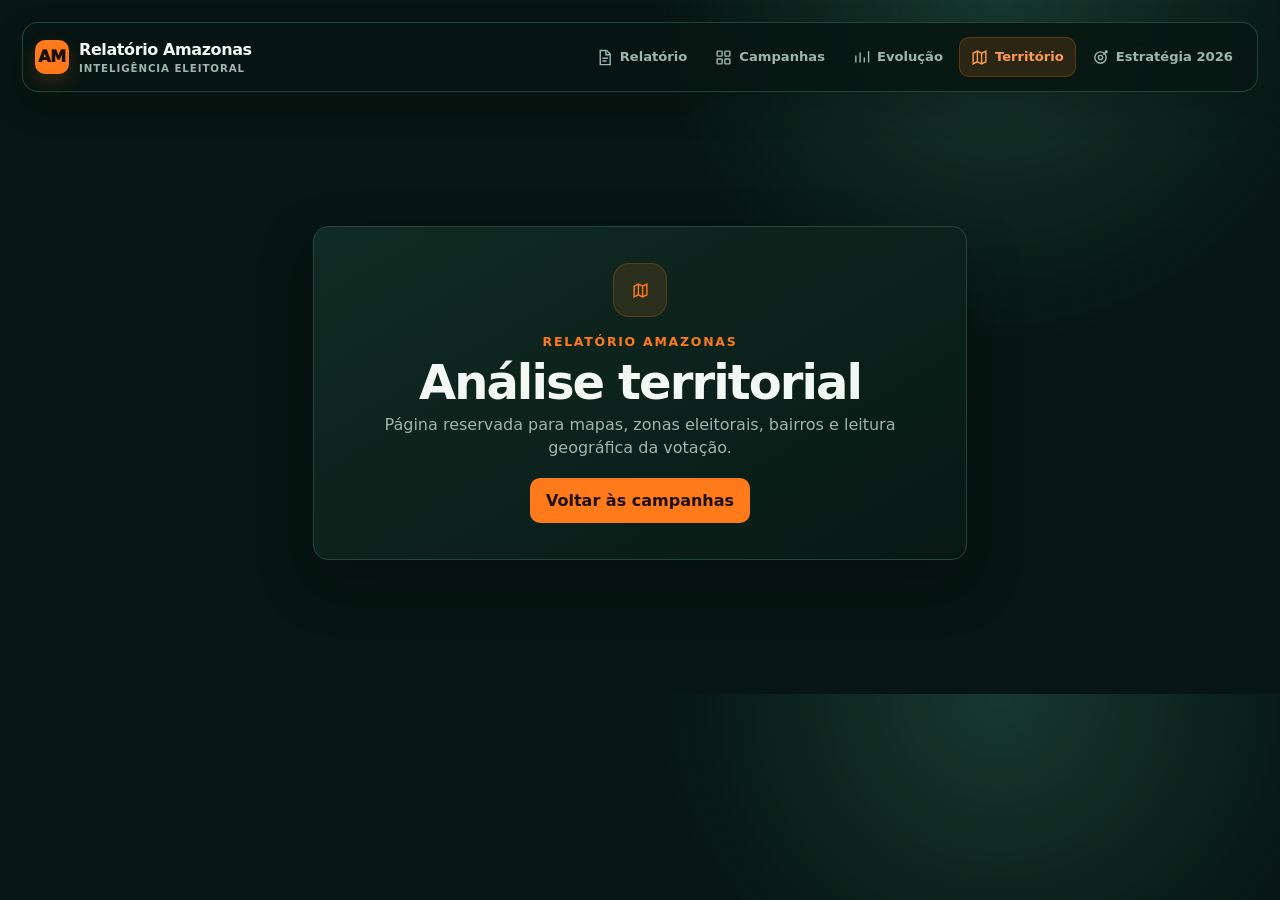
<file: territorio.html>
<!doctype html><html lang="pt-BR"><head><meta charset="utf-8"><meta name="viewport" content="width=device-width,initial-scale=1,viewport-fit=cover"><meta name="theme-color" content="#071612"><link rel="icon" type="image/png" href="assets/icone-site.png"><link rel="shortcut icon" href="assets/icone-site.png"><link rel="apple-touch-icon" href="assets/icone-site.png"><title>Análise territorial — Relatório Amazonas</title><style>
:root{--bg:#071612;--panel:#0d211b;--line:#24463b;--text:#f3f8f5;--muted:#9db7ad;--orange:#ff7a1a;--gold:#ffc857;--shadow:0 22px 55px rgba(0,0,0,.28)}*{box-sizing:border-box}body{margin:0;background:radial-gradient(circle at 78% 0,#17382e 0,transparent 28%),var(--bg);color:var(--text);font:16px/1.45 Inter,system-ui,-apple-system,"Segoe UI",sans-serif}.shell{max-width:1500px;margin:auto;padding:22px}.top{display:flex;justify-content:space-between;gap:24px;align-items:flex-start}.eyebrow{color:var(--orange);font-size:.78rem;font-weight:800;letter-spacing:.14em;text-transform:uppercase}h1{font-size:clamp(1.6rem,3vw,2.5rem);line-height:1.06;letter-spacing:-.04em;margin:.35rem 0}.sub{color:var(--muted);margin:0;max-width:800px}.scope{border:1px solid var(--line);background:#0a1c17;padding:10px 14px;border-radius:12px;color:var(--muted);font-size:.8rem}.scope strong{display:block;color:var(--text);font-size:.95rem}.tabs{display:flex;gap:6px;margin:18px 0 12px;padding:5px;border:1px solid var(--line);border-radius:13px;background:#081914;width:max-content}.tab{border:0;background:transparent;color:var(--muted);padding:10px 15px;border-radius:9px;font-weight:800;cursor:pointer}.tab.active{background:var(--orange);color:#1c1007}.notice{margin-bottom:12px;padding:11px 14px;border:1px solid #69502b;border-radius:11px;background:#261d11;color:#e9d7b4;font-size:.82rem}.cards{display:grid;grid-template-columns:repeat(5,minmax(145px,1fr));gap:11px;margin-bottom:13px}.card,.panel{border:1px solid var(--line);background:linear-gradient(150deg,#102b23,#081914);border-radius:15px;box-shadow:var(--shadow)}.card{padding:15px}.card span{display:block;color:var(--muted);font-size:.78rem}.card strong{display:block;font-size:1.45rem;letter-spacing:-.035em;margin-top:3px}.card small{color:#c1d2cb}.toolbar{display:flex;flex-wrap:wrap;gap:10px;padding:12px;margin-bottom:13px}.field{display:grid;gap:5px;min-width:200px}.field.grow{flex:1}.field label{font-size:.73rem;color:var(--muted);font-weight:800;text-transform:uppercase;letter-spacing:.07em}.field input,.field select{height:42px;border:1px solid var(--line);background:#06130f;color:var(--text);border-radius:10px;padding:0 12px}.layout{display:grid;grid-template-columns:minmax(0,1.3fr) minmax(370px,.7fr);gap:13px}.panel-head{display:flex;justify-content:space-between;gap:14px;align-items:center;padding:15px 17px;border-bottom:1px solid var(--line)}.panel-head h2{font-size:1rem;margin:0}.panel-head p{font-size:.78rem;color:var(--muted);margin:2px 0 0}.legend{display:flex;align-items:center;gap:7px;font-size:.72rem;color:var(--muted)}.gradient{width:115px;height:8px;border-radius:10px;background:linear-gradient(90deg,#173b31,#e8a94c,#ff6a16)}.map{height:630px;position:relative;overflow:hidden}.map svg{width:100%;height:100%}.municipality{stroke:#081a14;stroke-width:.7;vector-effect:non-scaling-stroke;cursor:pointer;transition:.14s}.municipality:hover,.municipality.active{stroke:#fff;stroke-width:2;filter:brightness(1.18)}.municipality.dim{opacity:.2}.tooltip{position:absolute;display:none;min-width:225px;padding:11px;border:1px solid #49685e;border-radius:11px;background:rgba(4,17,13,.97);box-shadow:var(--shadow);font-size:.8rem;pointer-events:none}.tipgrid{display:grid;grid-template-columns:1fr auto;gap:3px 12px;margin-top:7px;color:var(--muted)}.tipgrid strong{color:var(--text)}.side{display:grid;grid-template-rows:auto 1fr;gap:13px}.detail{padding:17px;min-height:210px}.detail h3{margin:3px 0;font-size:1.4rem}.metrics{display:grid;grid-template-columns:1fr 1fr;gap:8px;margin-top:13px}.metric{padding:10px;background:#071813;border:1px solid #1d3a31;border-radius:9px}.metric span{display:block;color:var(--muted);font-size:.72rem}.metric strong{font-size:.98rem}.tablewrap{max-height:565px;overflow:auto}table{border-collapse:collapse;width:100%;font-size:.79rem}th{position:sticky;top:0;background:#102a22;color:var(--muted);text-align:left;padding:10px 11px;border-bottom:1px solid var(--line)}td{padding:9px 11px;border-bottom:1px solid rgba(36,70,59,.58);white-space:nowrap}td.num,th.num{text-align:right;font-variant-numeric:tabular-nums}tr[data-id]{cursor:pointer}tr[data-id]:hover{background:rgba(255,122,26,.08)}.zonegrid{display:none;grid-template-columns:repeat(3,1fr);gap:10px;padding:15px}.zone{padding:14px;border:1px solid var(--line);border-radius:11px;background:#071813;color:var(--text);cursor:pointer;text-align:left}.zone:hover{border-color:var(--orange)}.zone b{display:block;font-size:1.05rem}.zone span{font-size:.76rem;color:var(--muted)}.zone strong{display:block;margin-top:6px;color:var(--gold)}.source{margin:15px 2px 4px;color:#809c92;font-size:.75rem}.source a{color:#afd0c2}.hidden{display:none!important}@media(max-width:1000px){.cards{grid-template-columns:repeat(3,1fr)}.layout{grid-template-columns:1fr}.map{height:560px}.side{grid-template-columns:1fr 1fr}.tablewrap{max-height:440px}.zonegrid{grid-template-columns:repeat(2,1fr)}}@media(max-width:650px){.shell{padding:14px}.top{display:block}.scope{margin-top:12px;width:max-content}.cards{display:flex;overflow:auto}.card{min-width:155px}.toolbar{align-items:stretch}.field{width:100%}.layout,.side{display:grid;grid-template-columns:1fr}.map{height:455px}.zonegrid{grid-template-columns:1fr}.panel-head{align-items:flex-start;flex-direction:column}.legend{width:100%}.gradient{flex:1}}

/* Navegação principal — desktop + barra inferior mobile */
.site-nav{position:sticky;top:0;z-index:1000;margin:0 0 22px;padding:10px 12px;border:1px solid rgba(36,70,59,.95);border-radius:16px;background:rgba(7,22,18,.88);backdrop-filter:blur(18px);-webkit-backdrop-filter:blur(18px);box-shadow:0 14px 34px rgba(0,0,0,.18)}
.site-nav-inner{display:flex;align-items:center;gap:16px;min-height:48px}.brand{display:flex;align-items:center;gap:10px;color:var(--text);text-decoration:none;font-weight:900;letter-spacing:-.025em;white-space:nowrap}.brand-mark{display:grid;place-items:center;width:34px;height:34px;border-radius:10px;background:var(--orange);color:#1c1007;font-weight:950;box-shadow:0 8px 18px rgba(255,122,26,.18)}.brand small{display:block;color:var(--muted);font-size:.64rem;font-weight:750;letter-spacing:.09em;text-transform:uppercase}.desktop-links{display:flex;align-items:center;gap:4px;margin-left:auto}.desktop-links a{display:flex;align-items:center;gap:7px;padding:10px 12px;border-radius:10px;color:var(--muted);text-decoration:none;font-size:.82rem;font-weight:800;transition:.18s ease}.desktop-links a:hover{color:var(--text);background:#102a22}.desktop-links a.active{background:rgba(255,122,26,.14);color:#ff9b55;box-shadow:inset 0 0 0 1px rgba(255,122,26,.24)}.nav-icon{width:17px;height:17px;display:block;flex:0 0 auto}.nav-badge{margin-left:4px;padding:2px 6px;border-radius:999px;background:#1a382f;color:#a9c8bd;font-size:.58rem;letter-spacing:.05em;text-transform:uppercase}.mobile-bottom-nav{display:none}
.page-placeholder{min-height:62vh;display:grid;place-items:center}.placeholder-card{max-width:720px;text-align:center;padding:36px}.placeholder-card .placeholder-icon{width:54px;height:54px;display:grid;place-items:center;margin:0 auto 16px;border-radius:16px;background:rgba(255,122,26,.12);color:var(--orange);border:1px solid rgba(255,122,26,.22)}.placeholder-card h1{font-size:clamp(1.8rem,5vw,3rem)}.placeholder-card p{max-width:580px;margin:0 auto 18px;color:var(--muted)}.placeholder-card a.action{display:inline-flex;align-items:center;gap:8px;color:#1c1007;background:var(--orange);text-decoration:none;font-weight:900;padding:11px 16px;border-radius:10px}
@media(max-width:760px){body{padding-bottom:calc(82px + env(safe-area-inset-bottom))}.site-nav{display:none}.mobile-bottom-nav{position:fixed;left:10px;right:10px;bottom:calc(10px + env(safe-area-inset-bottom));z-index:1200;display:grid;grid-template-columns:repeat(5,1fr);gap:3px;padding:7px;border:1px solid rgba(73,104,94,.72);border-radius:18px;background:rgba(6,19,15,.94);backdrop-filter:blur(20px);-webkit-backdrop-filter:blur(20px);box-shadow:0 18px 45px rgba(0,0,0,.42)}.mobile-bottom-nav a{min-width:0;display:flex;flex-direction:column;align-items:center;justify-content:center;gap:4px;height:56px;border-radius:12px;color:#89a49a;text-decoration:none;font-size:.62rem;font-weight:800;line-height:1;white-space:nowrap}.mobile-bottom-nav a.active{color:#ff9b55;background:rgba(255,122,26,.12)}.mobile-bottom-nav .nav-icon{width:20px;height:20px}.shell{padding-bottom:14px}.top{padding-top:3px}}
@media(max-width:380px){.mobile-bottom-nav{left:6px;right:6px;bottom:calc(6px + env(safe-area-inset-bottom));padding:5px}.mobile-bottom-nav a{font-size:.56rem;height:54px}.mobile-bottom-nav .nav-icon{width:19px;height:19px}}


/* FIX 1.3.2 — navegação mobile em camada de aplicativo */
.mobile-nav-viewport{display:none}
@media(max-width:760px){
  html,body{min-height:100%;overflow-x:hidden}
  body{padding-bottom:calc(92px + env(safe-area-inset-bottom))!important}
  .mobile-nav-viewport{
    display:block!important;
    position:fixed!important;
    left:0!important;
    top:0!important;
    width:100%!important;
    height:100svh;
    z-index:2147483000!important;
    pointer-events:none!important;
    visibility:visible!important;
    opacity:1!important;
  }
  .mobile-nav-viewport .mobile-bottom-nav{
    position:absolute!important;
    left:10px!important;
    right:10px!important;
    top:auto!important;
    bottom:calc(10px + env(safe-area-inset-bottom))!important;
    width:auto!important;
    margin:0!important;
    display:grid!important;
    visibility:visible!important;
    opacity:1!important;
    transform:none!important;
    -webkit-transform:none!important;
    pointer-events:auto!important;
    z-index:1!important;
  }
}
@media(max-width:380px){
  .mobile-nav-viewport .mobile-bottom-nav{
    left:6px!important;
    right:6px!important;
    bottom:calc(6px + env(safe-area-inset-bottom))!important;
  }
}

</style></head><body><div class="mobile-nav-viewport" aria-hidden="false"><nav class="mobile-bottom-nav" aria-label="Navegação móvel"><a href="relatorio.html"><svg class="nav-icon" viewBox="0 0 24 24" fill="none" stroke="currentColor" stroke-width="2"><path d="M6 2h9l5 5v15H6z"/><path d="M14 2v6h6"/><path d="M9 13h8"/><path d="M9 17h6"/></svg><span>Relatório</span></a><a href="index.html"><svg class="nav-icon" viewBox="0 0 24 24" fill="none" stroke="currentColor" stroke-width="2"><rect x="3" y="3" width="7" height="7" rx="1"/><rect x="14" y="3" width="7" height="7" rx="1"/><rect x="3" y="14" width="7" height="7" rx="1"/><rect x="14" y="14" width="7" height="7" rx="1"/></svg><span>Campanhas</span></a><a href="evolucao.html"><svg class="nav-icon" viewBox="0 0 24 24" fill="none" stroke="currentColor" stroke-width="2"><path d="M4 19V9"/><path d="M10 19V5"/><path d="M16 19v-7"/><path d="M22 19V3"/></svg><span>Evolução</span></a><a class="active" href="territorio.html"><svg class="nav-icon" viewBox="0 0 24 24" fill="none" stroke="currentColor" stroke-width="2"><path d="m9 18-6 3V6l6-3 6 3 6-3v15l-6 3-6-3Z"/><path d="M9 3v15"/><path d="M15 6v15"/></svg><span>Território</span></a><a href="estrategia-2026.html"><svg class="nav-icon" viewBox="0 0 24 24" fill="none" stroke="currentColor" stroke-width="2"><circle cx="12" cy="12" r="8"/><circle cx="12" cy="12" r="3"/><path d="m16 8 5-5"/><path d="M18 3h3v3"/></svg><span>2026</span></a></nav></div><script id="mobile-nav-app-viewport-fix">
(function(){
  const layer=document.querySelector('.mobile-nav-viewport');
  if(!layer) return;
  const mq=window.matchMedia('(max-width: 760px)');

  function syncMobileViewport(){
    if(!mq.matches){
      layer.style.removeProperty('height');
      layer.style.removeProperty('top');
      return;
    }
    const vv=window.visualViewport;
    const h=vv && vv.height ? vv.height : window.innerHeight;
    const top=vv && Number.isFinite(vv.offsetTop) ? vv.offsetTop : 0;
    /* A camada acompanha somente a área realmente visível do navegador. */
    layer.style.height=Math.max(1,h)+'px';
    layer.style.top=Math.max(0,top)+'px';
  }

  syncMobileViewport();
  requestAnimationFrame(syncMobileViewport);
  setTimeout(syncMobileViewport,60);
  setTimeout(syncMobileViewport,250);
  setTimeout(syncMobileViewport,700);
  window.addEventListener('pageshow',syncMobileViewport,{passive:true});
  window.addEventListener('resize',syncMobileViewport,{passive:true});
  window.addEventListener('orientationchange',syncMobileViewport,{passive:true});
  if(window.visualViewport){
    window.visualViewport.addEventListener('resize',syncMobileViewport,{passive:true});
    window.visualViewport.addEventListener('scroll',syncMobileViewport,{passive:true});
  }
})();
</script><main class="shell"><nav class="site-nav" aria-label="Navegação principal"><div class="site-nav-inner"><a class="brand" href="index.html"><span class="brand-mark">AM</span><span>Relatório Amazonas<small>Inteligência eleitoral</small></span></a><div class="desktop-links"><a href="relatorio.html"><svg class="nav-icon" viewBox="0 0 24 24" fill="none" stroke="currentColor" stroke-width="2"><path d="M6 2h9l5 5v15H6z"/><path d="M14 2v6h6"/><path d="M9 13h8"/><path d="M9 17h6"/></svg>Relatório</a><a href="index.html"><svg class="nav-icon" viewBox="0 0 24 24" fill="none" stroke="currentColor" stroke-width="2"><rect x="3" y="3" width="7" height="7" rx="1"/><rect x="14" y="3" width="7" height="7" rx="1"/><rect x="3" y="14" width="7" height="7" rx="1"/><rect x="14" y="14" width="7" height="7" rx="1"/></svg>Campanhas</a><a href="evolucao.html"><svg class="nav-icon" viewBox="0 0 24 24" fill="none" stroke="currentColor" stroke-width="2"><path d="M4 19V9"/><path d="M10 19V5"/><path d="M16 19v-7"/><path d="M22 19V3"/></svg>Evolução</a><a class="active" href="territorio.html"><svg class="nav-icon" viewBox="0 0 24 24" fill="none" stroke="currentColor" stroke-width="2"><path d="m9 18-6 3V6l6-3 6 3 6-3v15l-6 3-6-3Z"/><path d="M9 3v15"/><path d="M15 6v15"/></svg>Território</a><a href="estrategia-2026.html"><svg class="nav-icon" viewBox="0 0 24 24" fill="none" stroke="currentColor" stroke-width="2"><circle cx="12" cy="12" r="8"/><circle cx="12" cy="12" r="3"/><path d="m16 8 5-5"/><path d="M18 3h3v3"/></svg>Estratégia 2026</a></div></div></nav><section class="page-placeholder"><article class="panel placeholder-card"><div class="placeholder-icon"><svg class="nav-icon" viewBox="0 0 24 24" fill="none" stroke="currentColor" stroke-width="2"><path d="m9 18-6 3V6l6-3 6 3 6-3v15l-6 3-6-3Z"/><path d="M9 3v15"/><path d="M15 6v15"/></svg></div><div class="eyebrow">Relatório Amazonas</div><h1>Análise territorial</h1><p>Página reservada para mapas, zonas eleitorais, bairros e leitura geográfica da votação.</p><a class="action" href="index.html">Voltar às campanhas</a></article></section></main></body></html>
</file>
